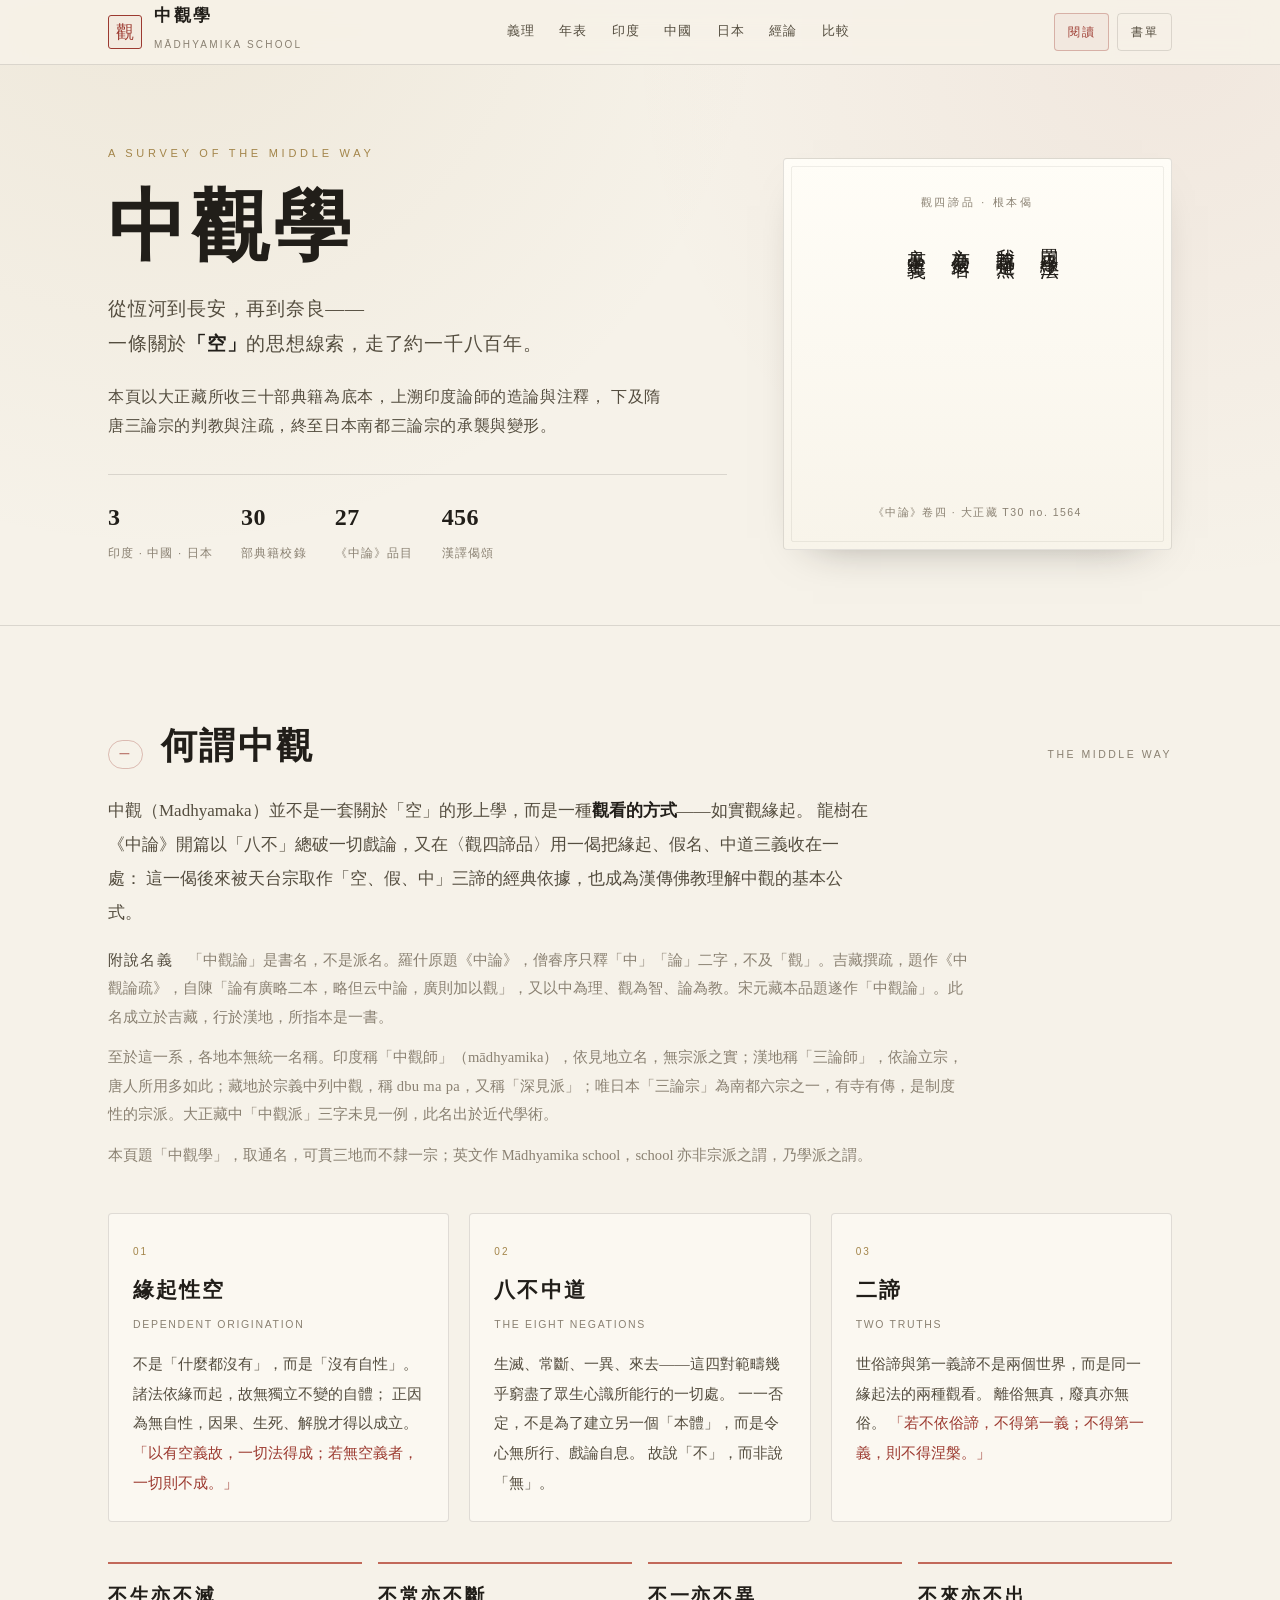
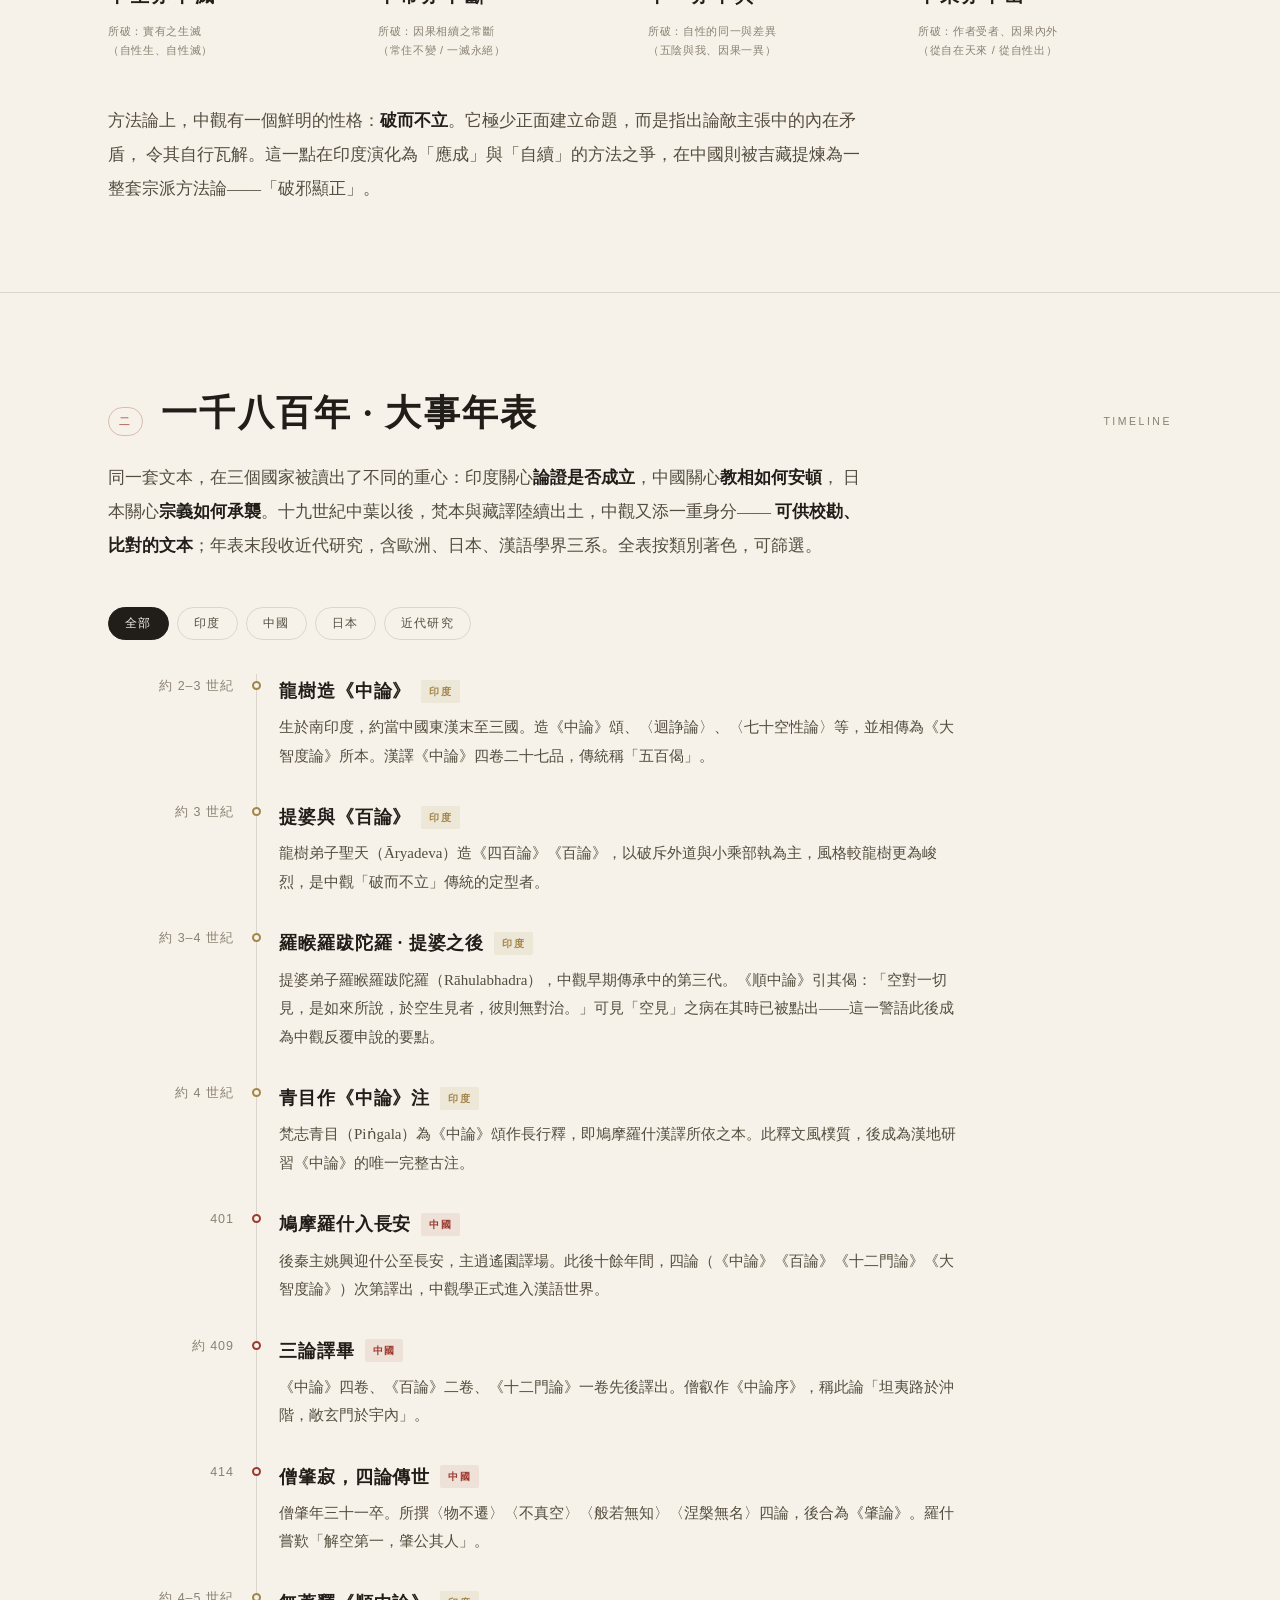
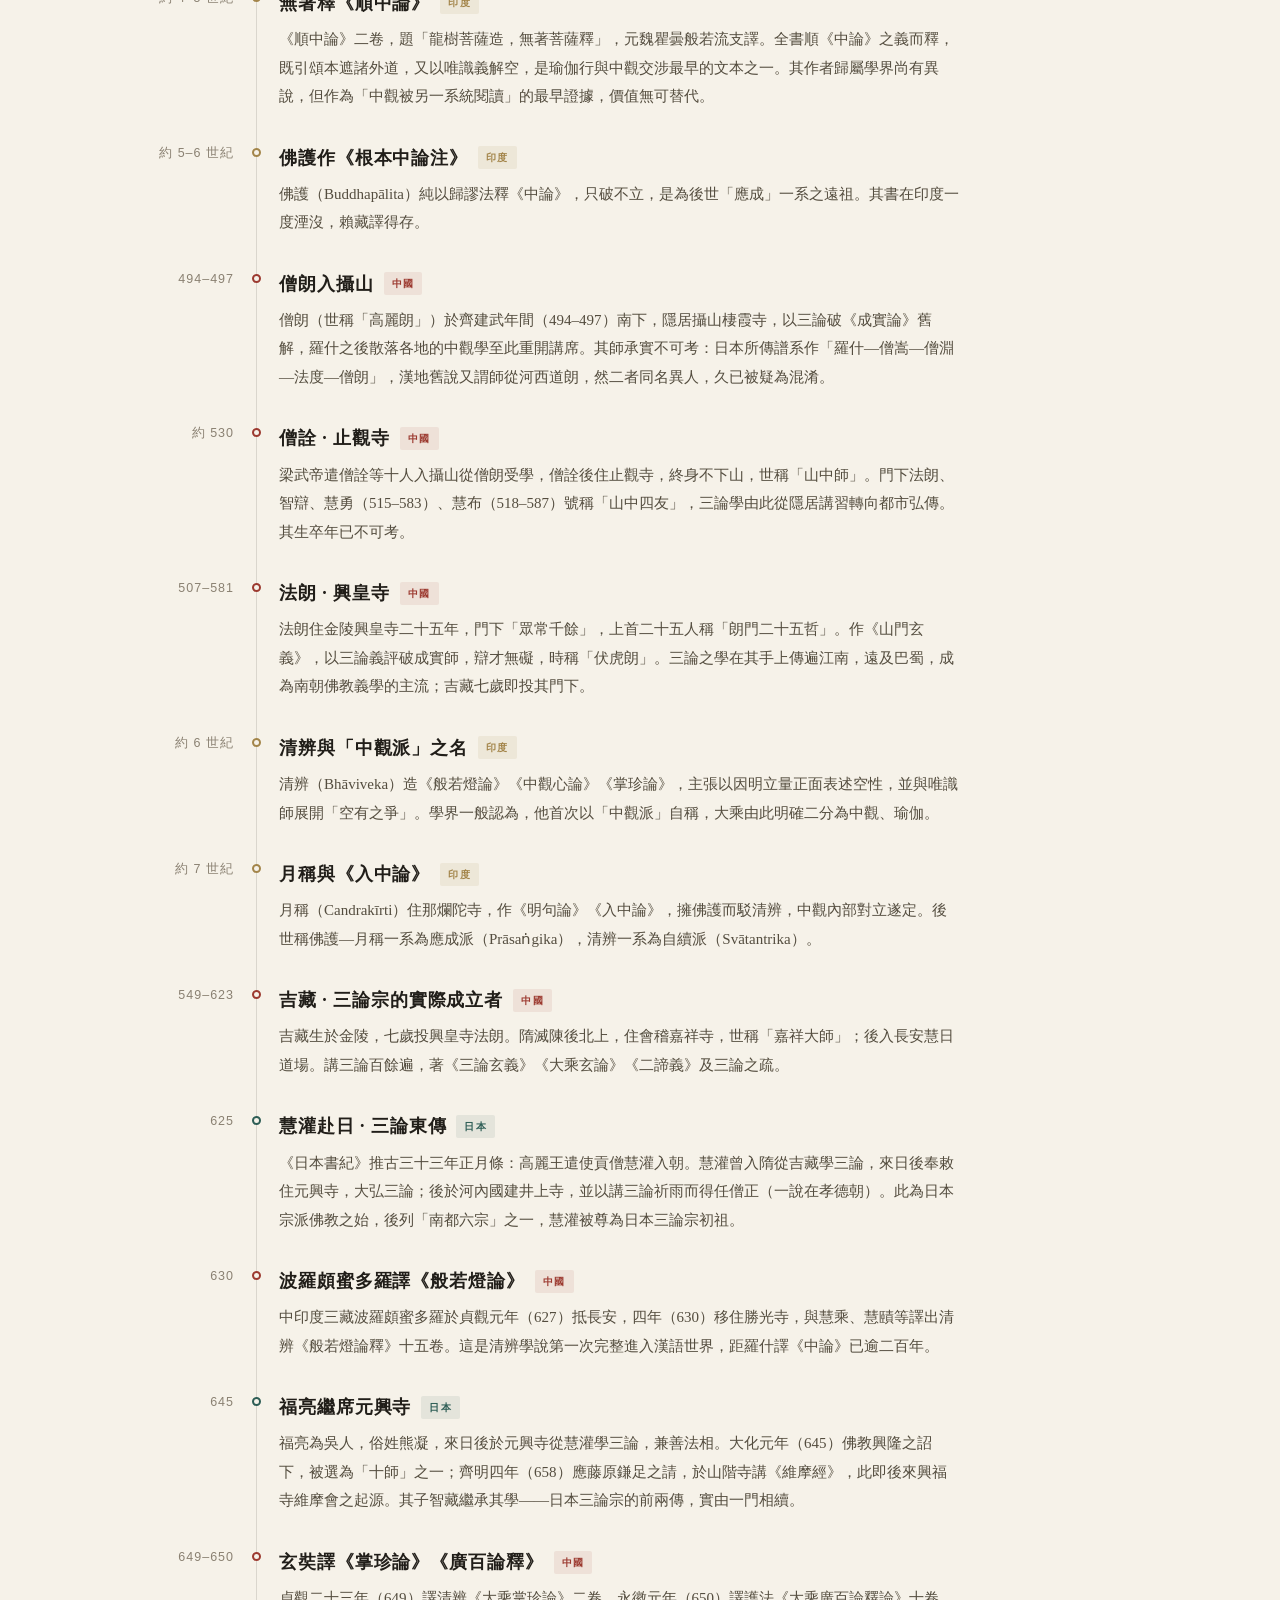
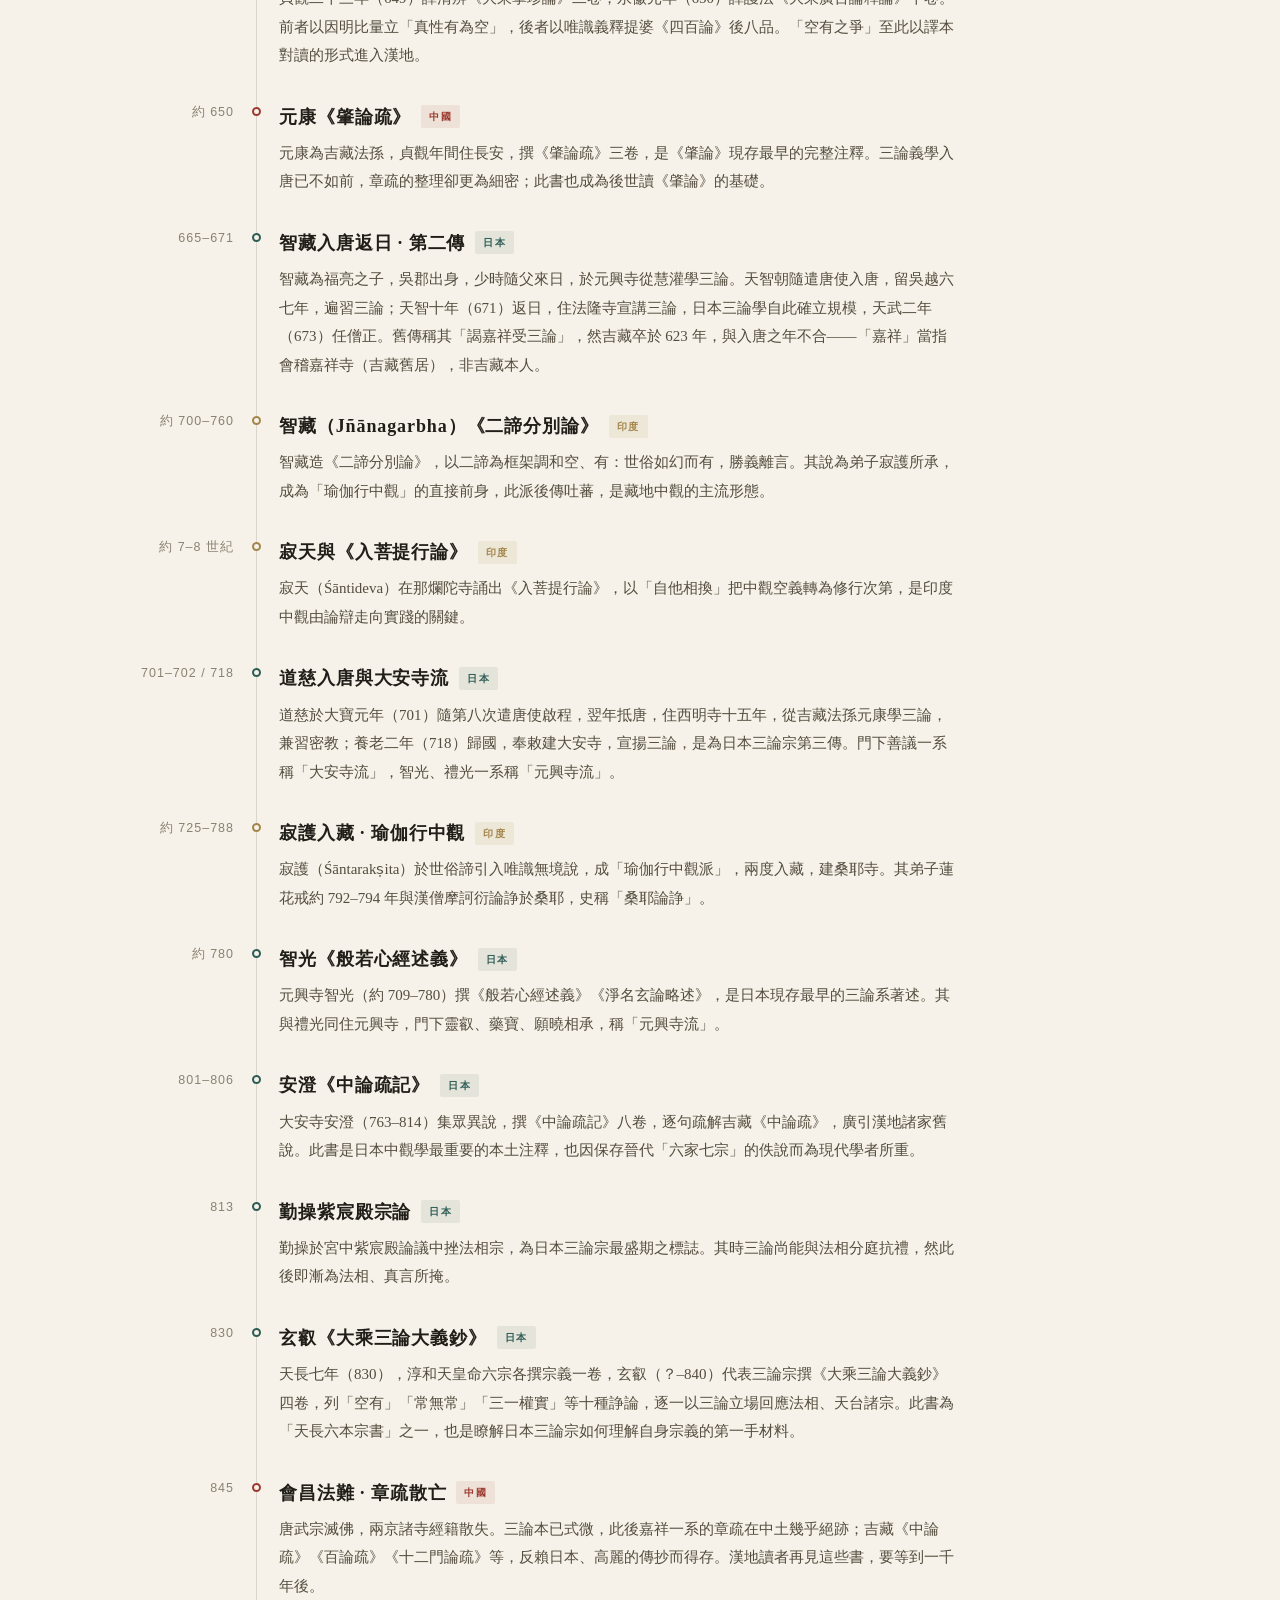
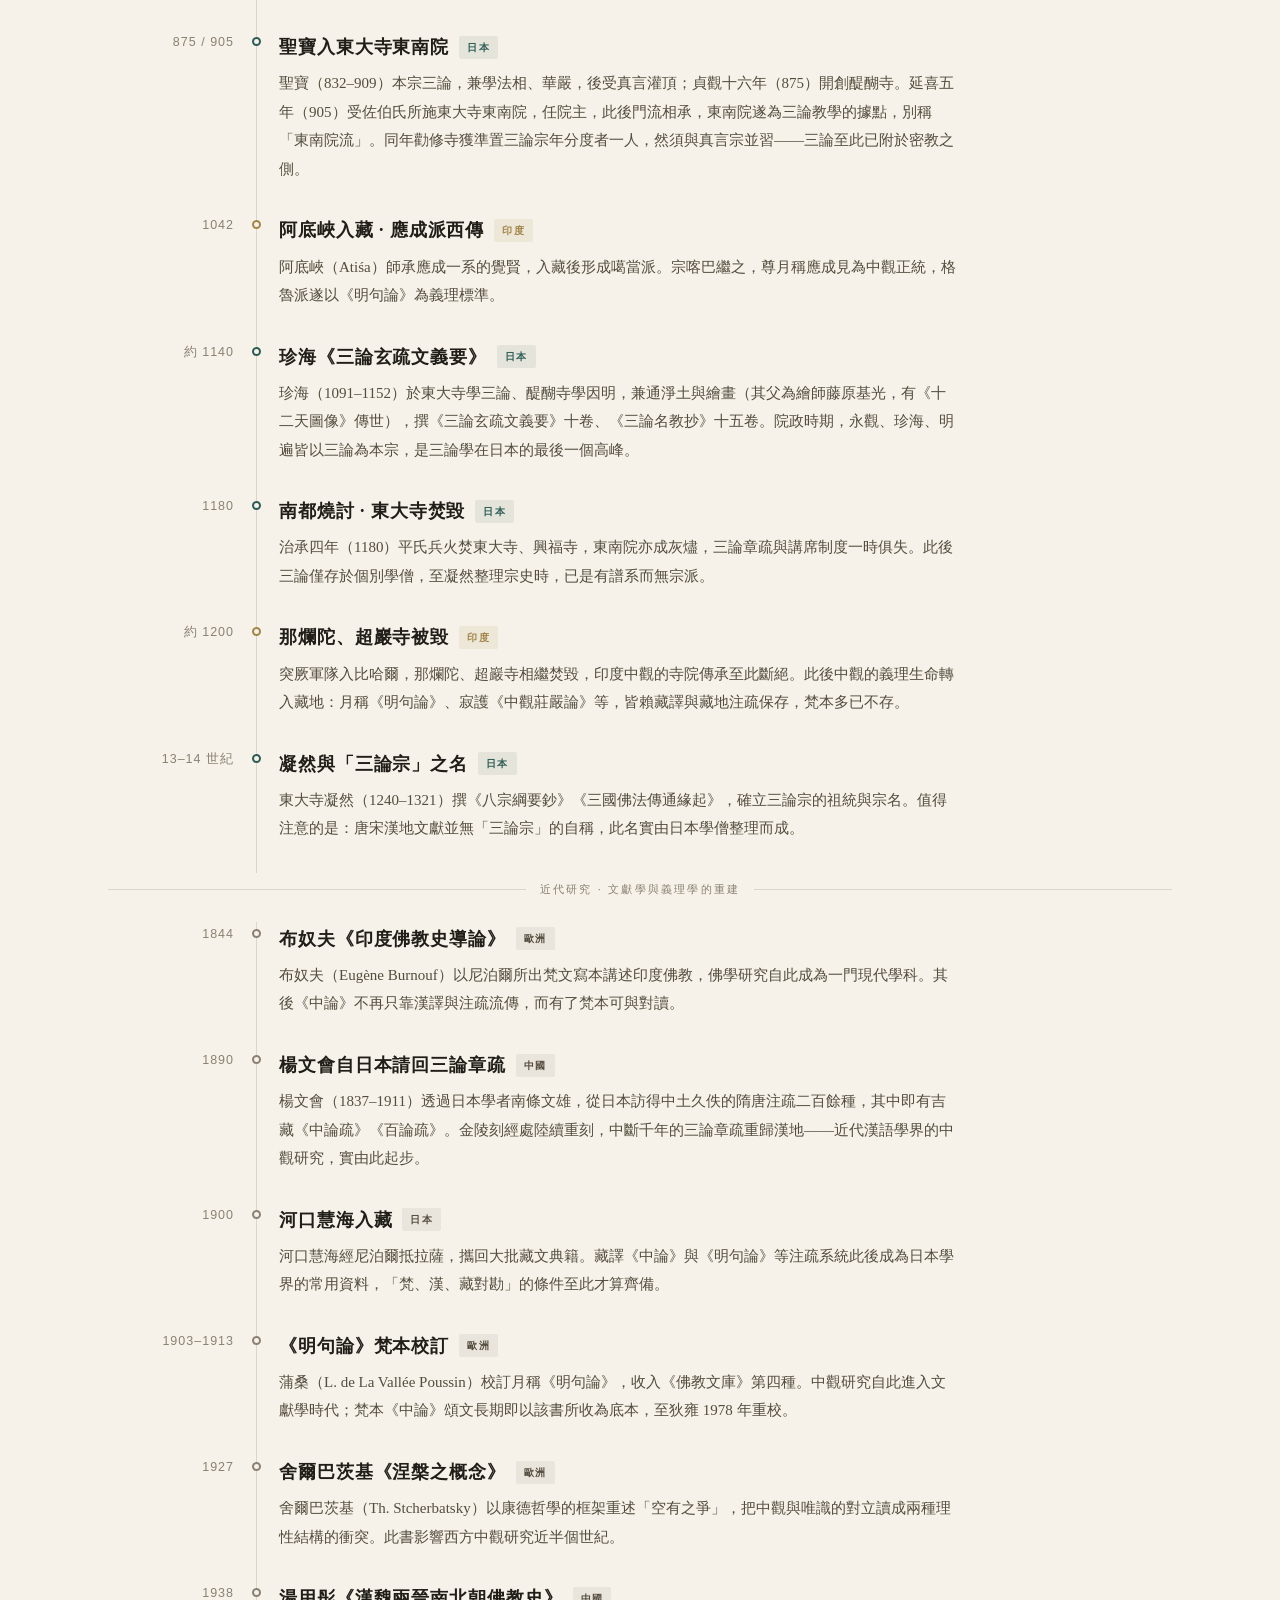
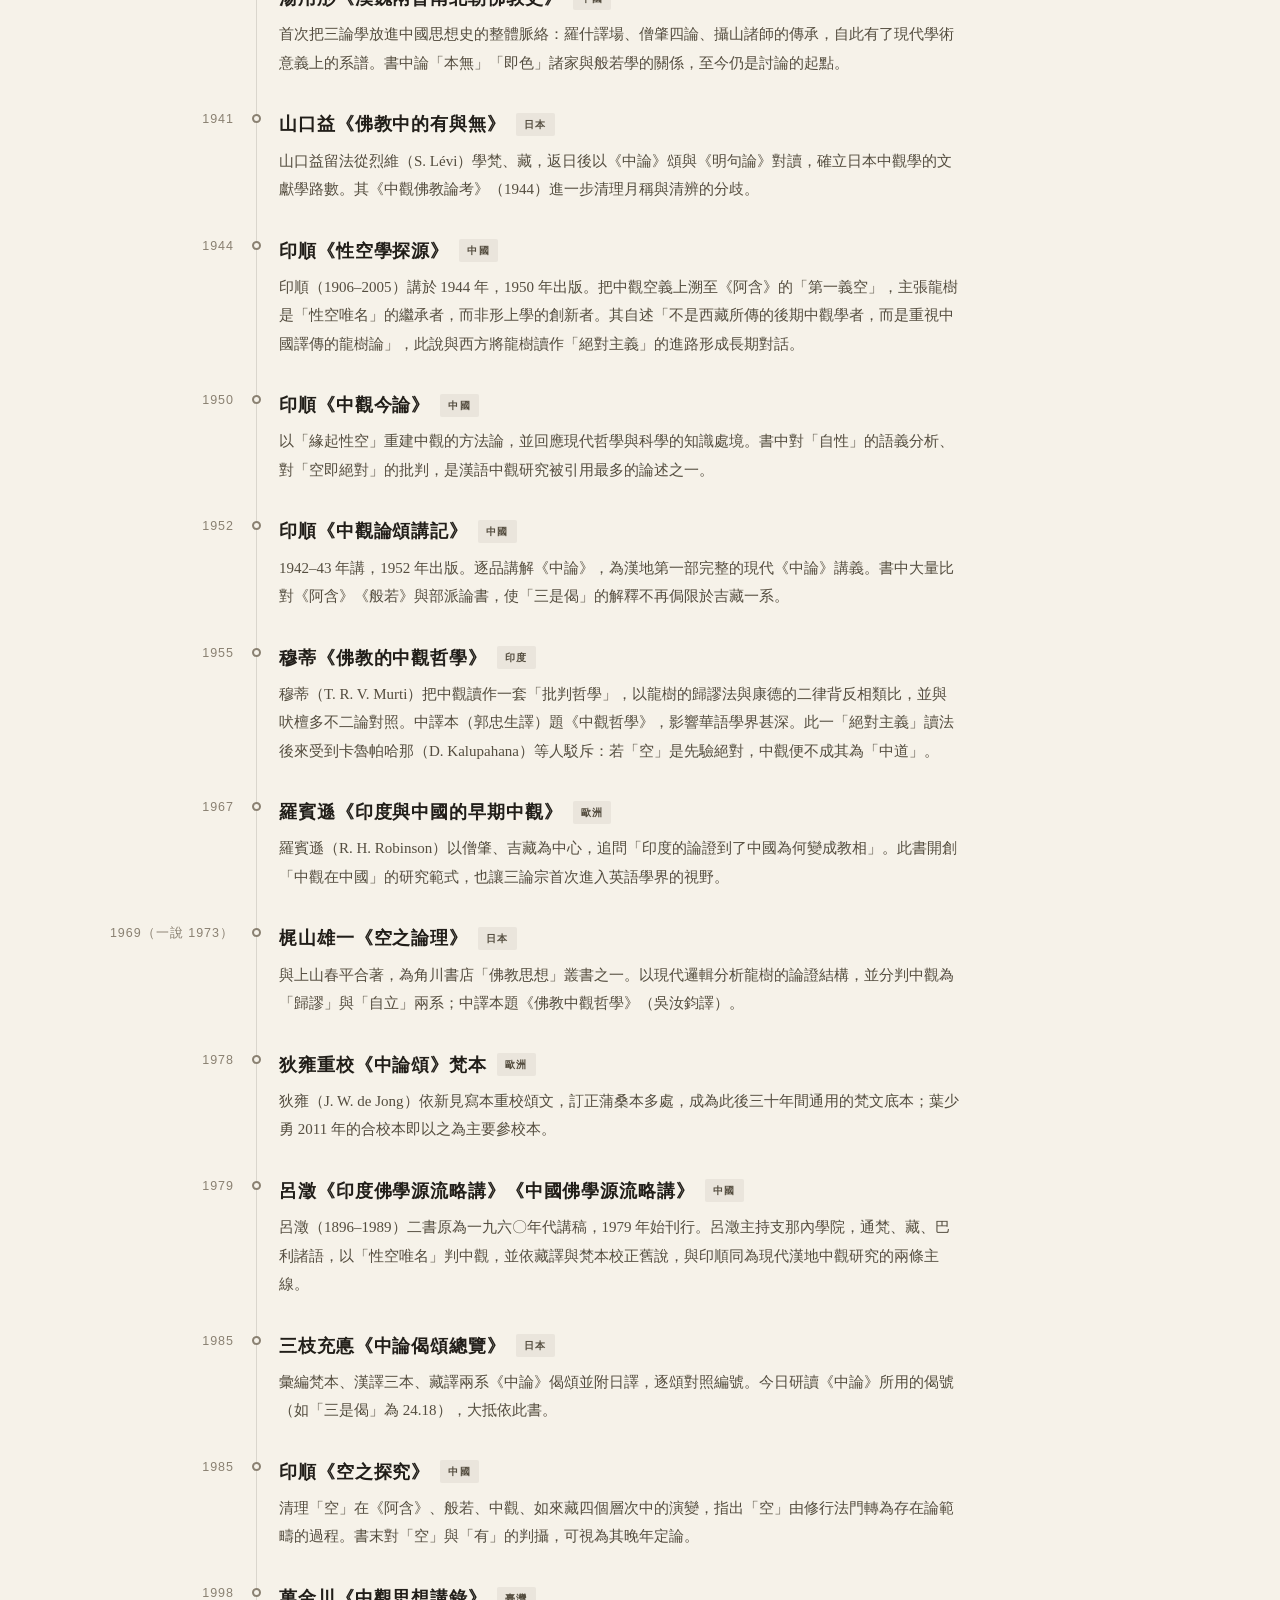
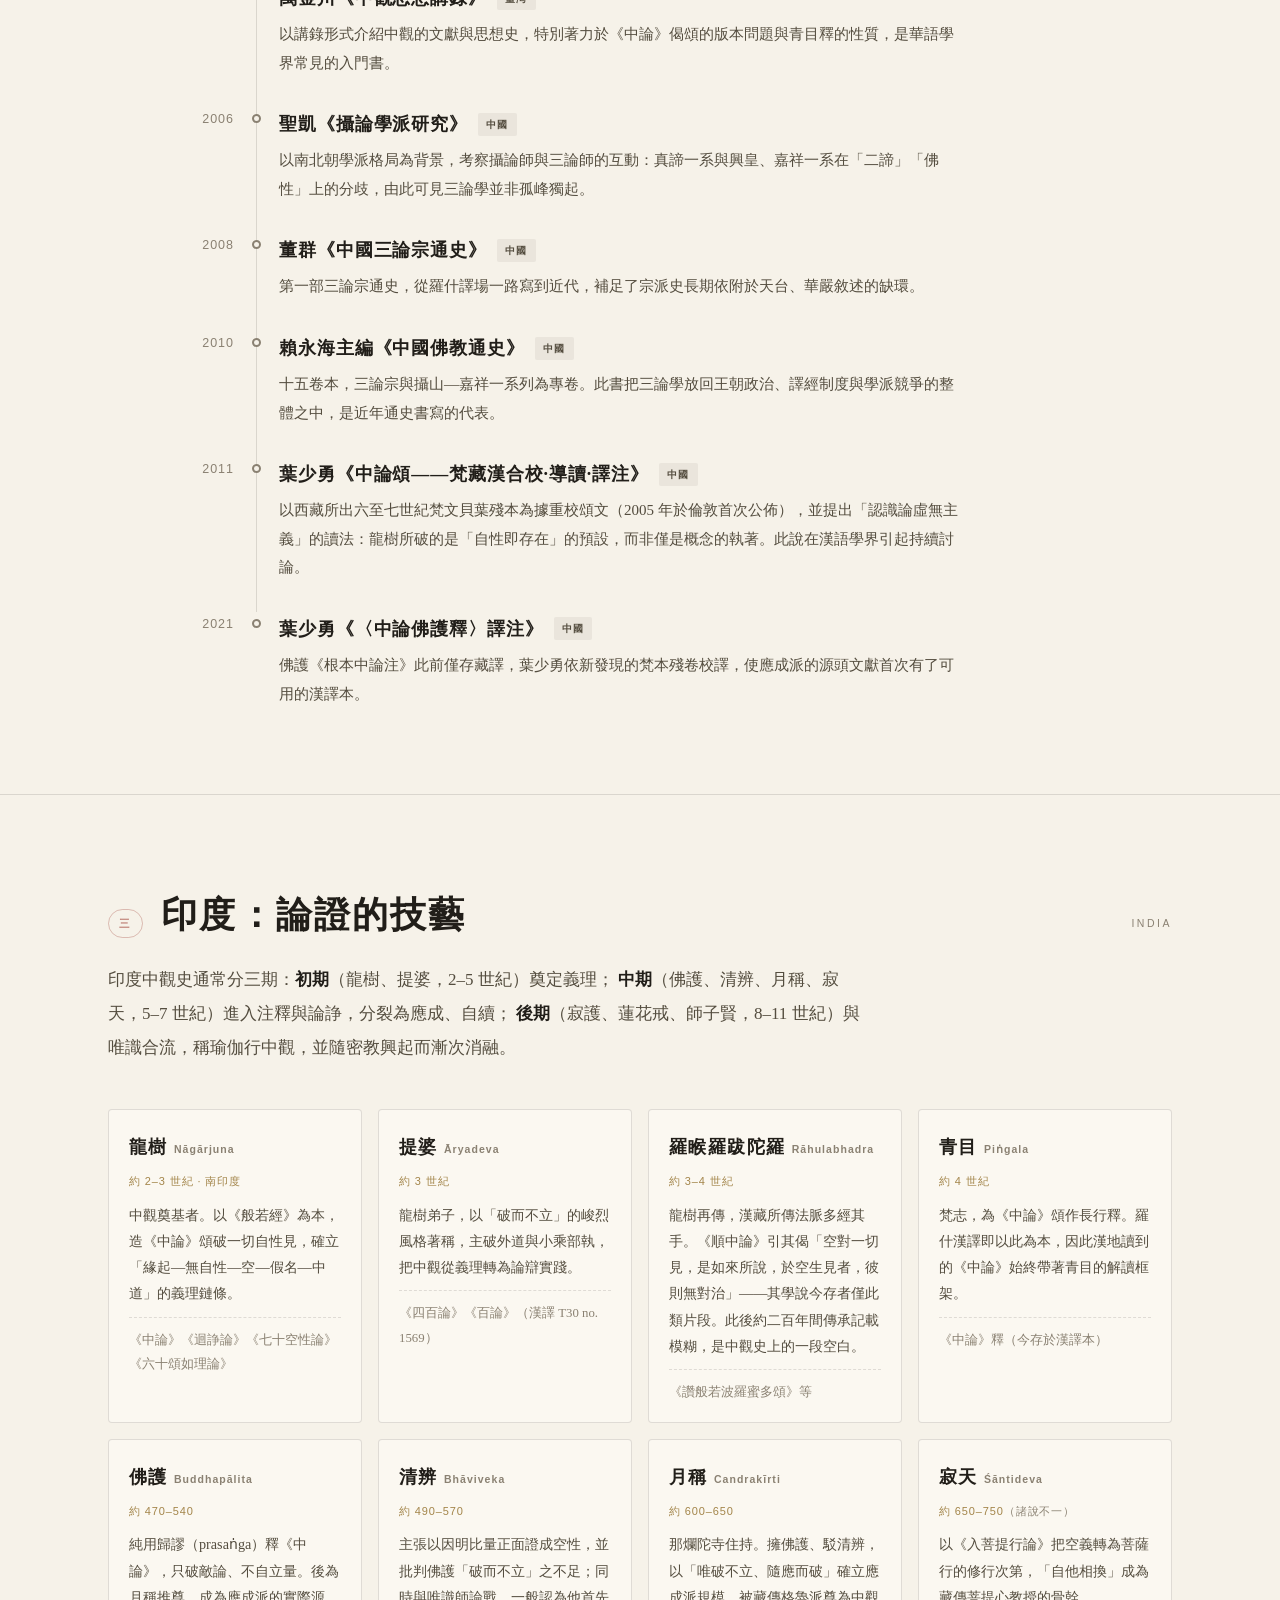
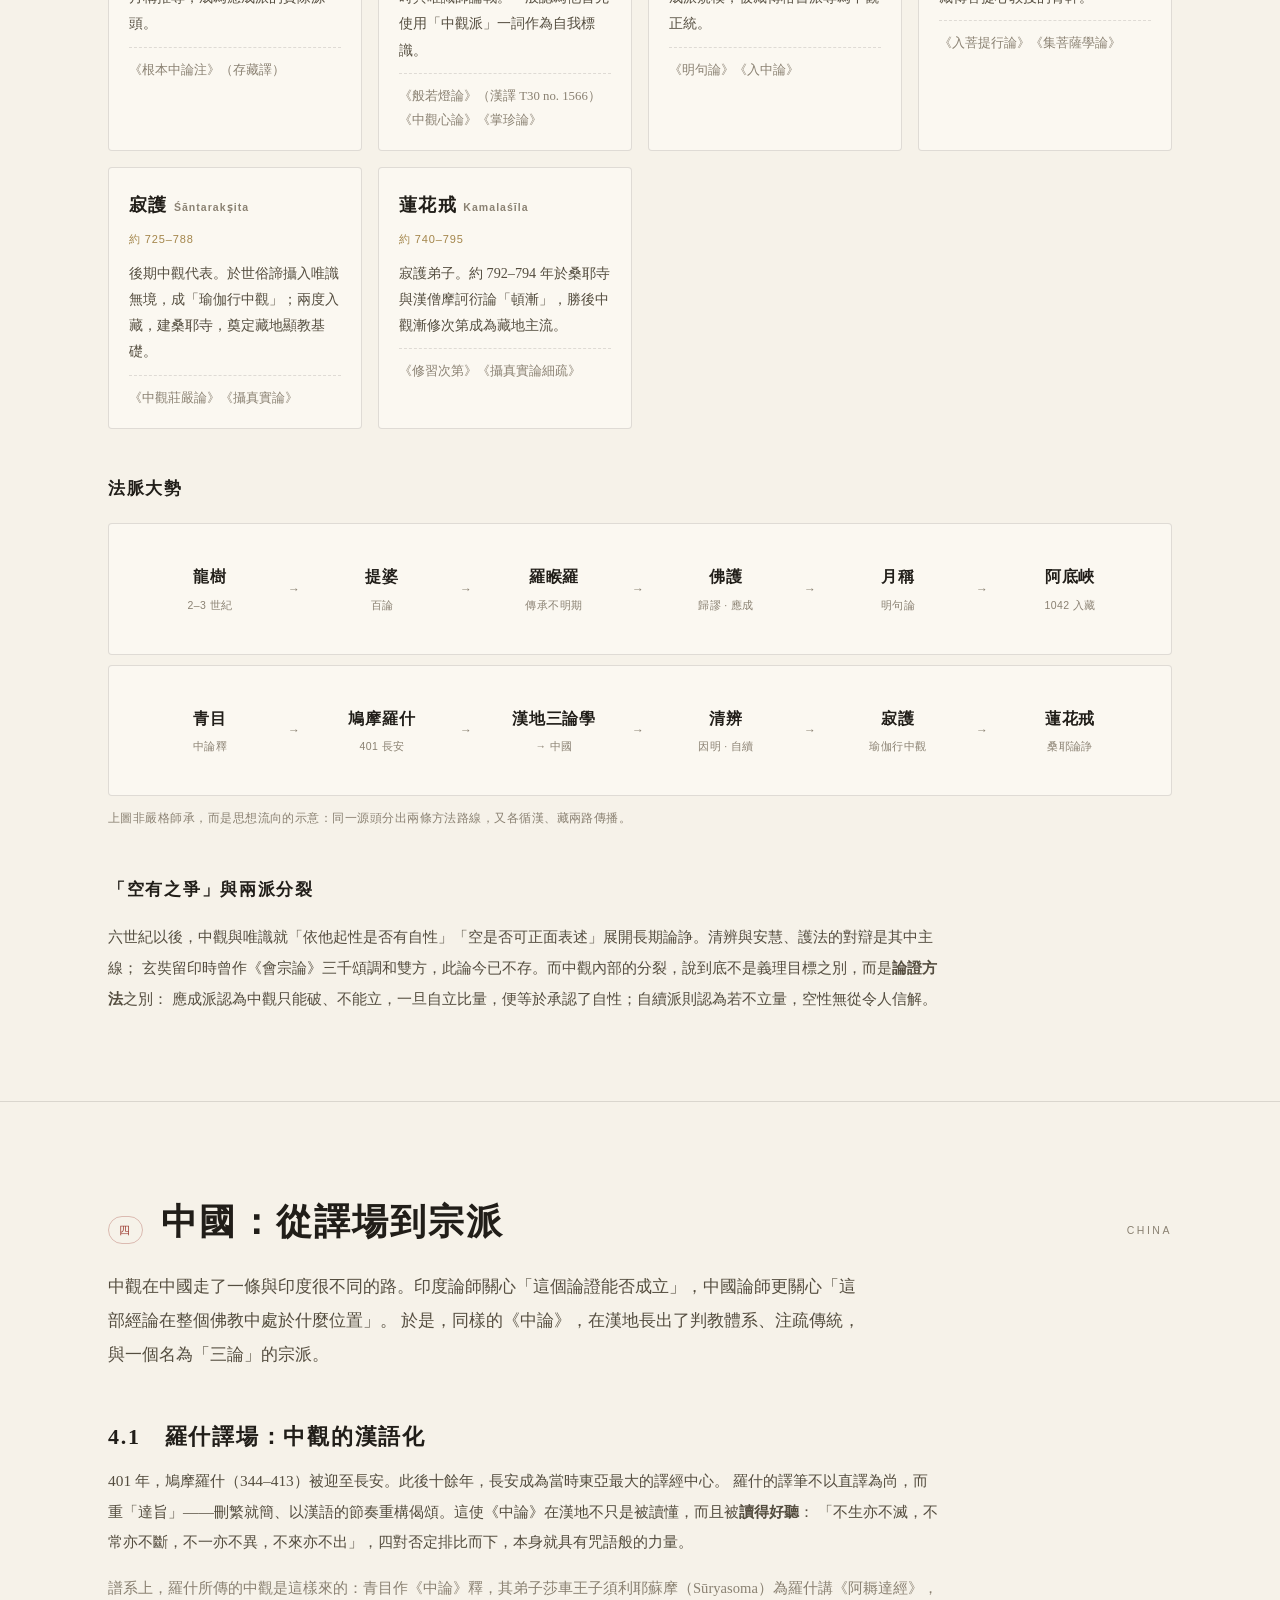
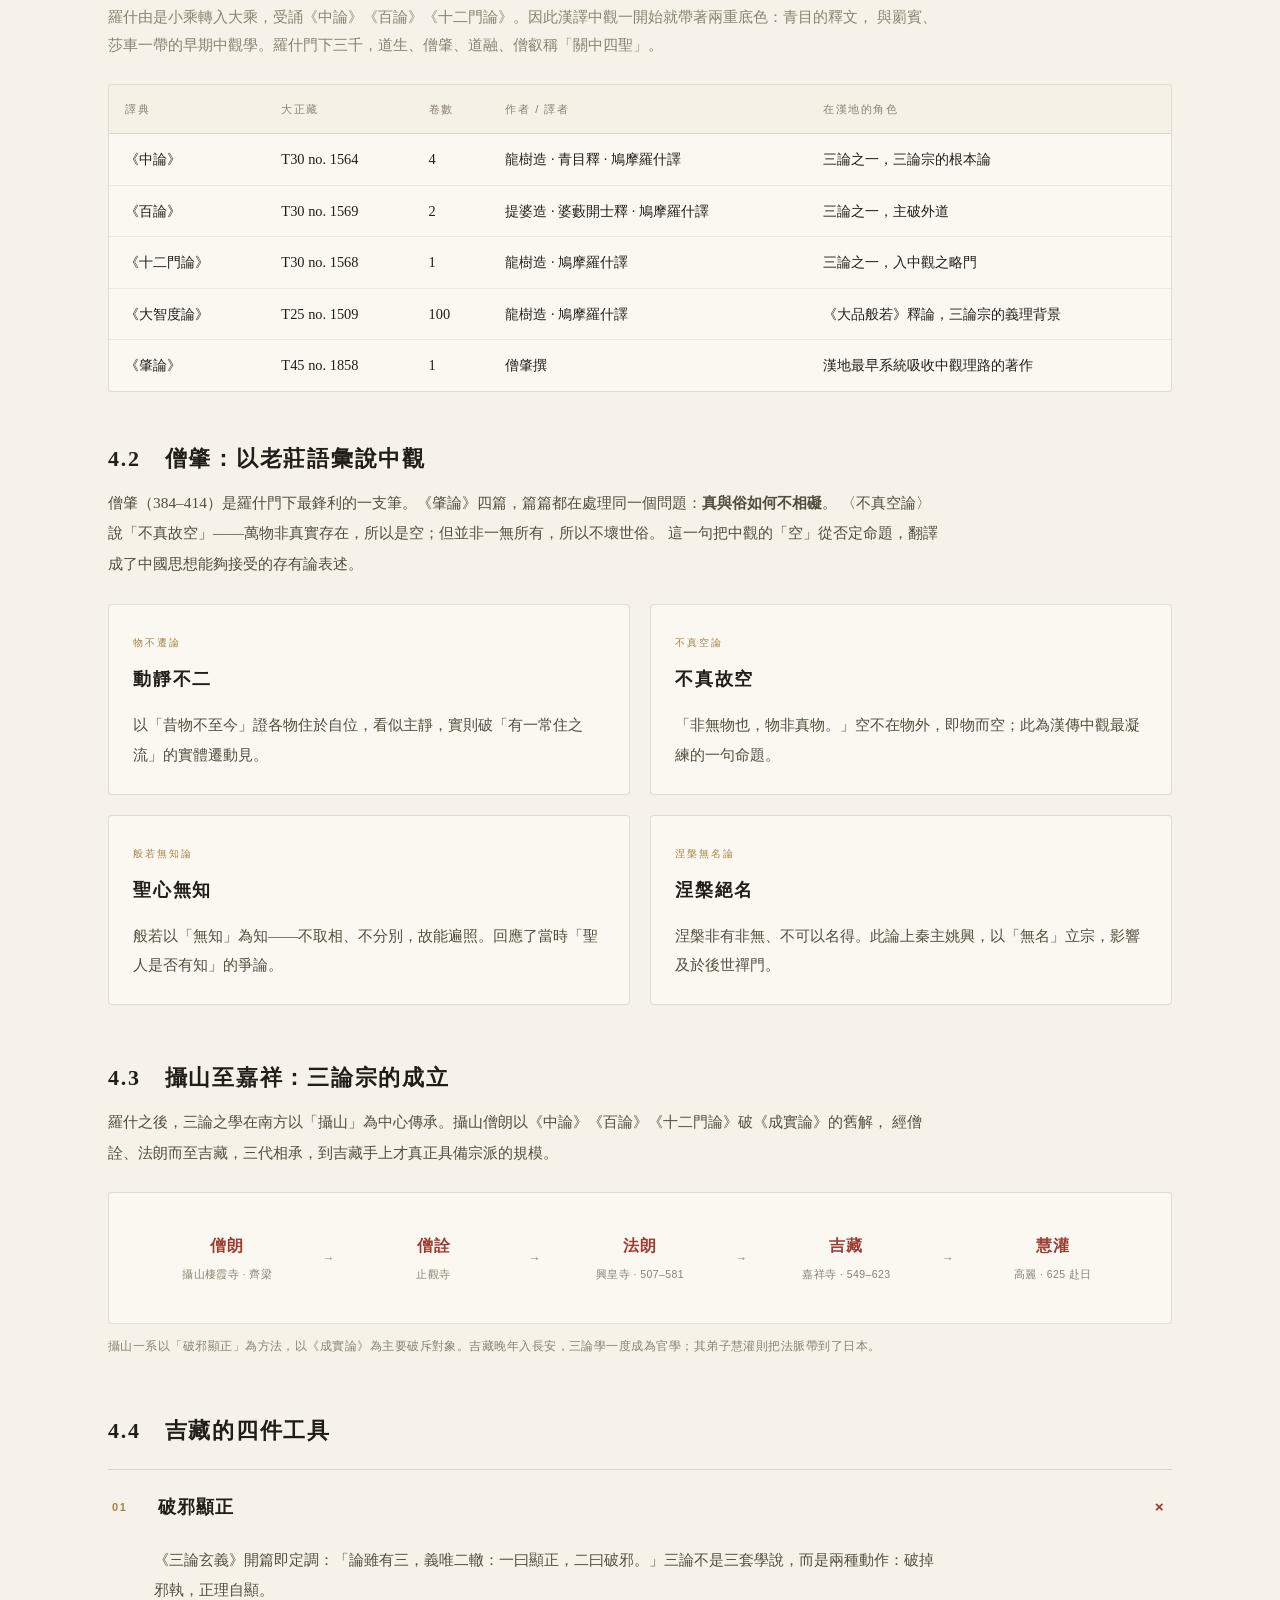
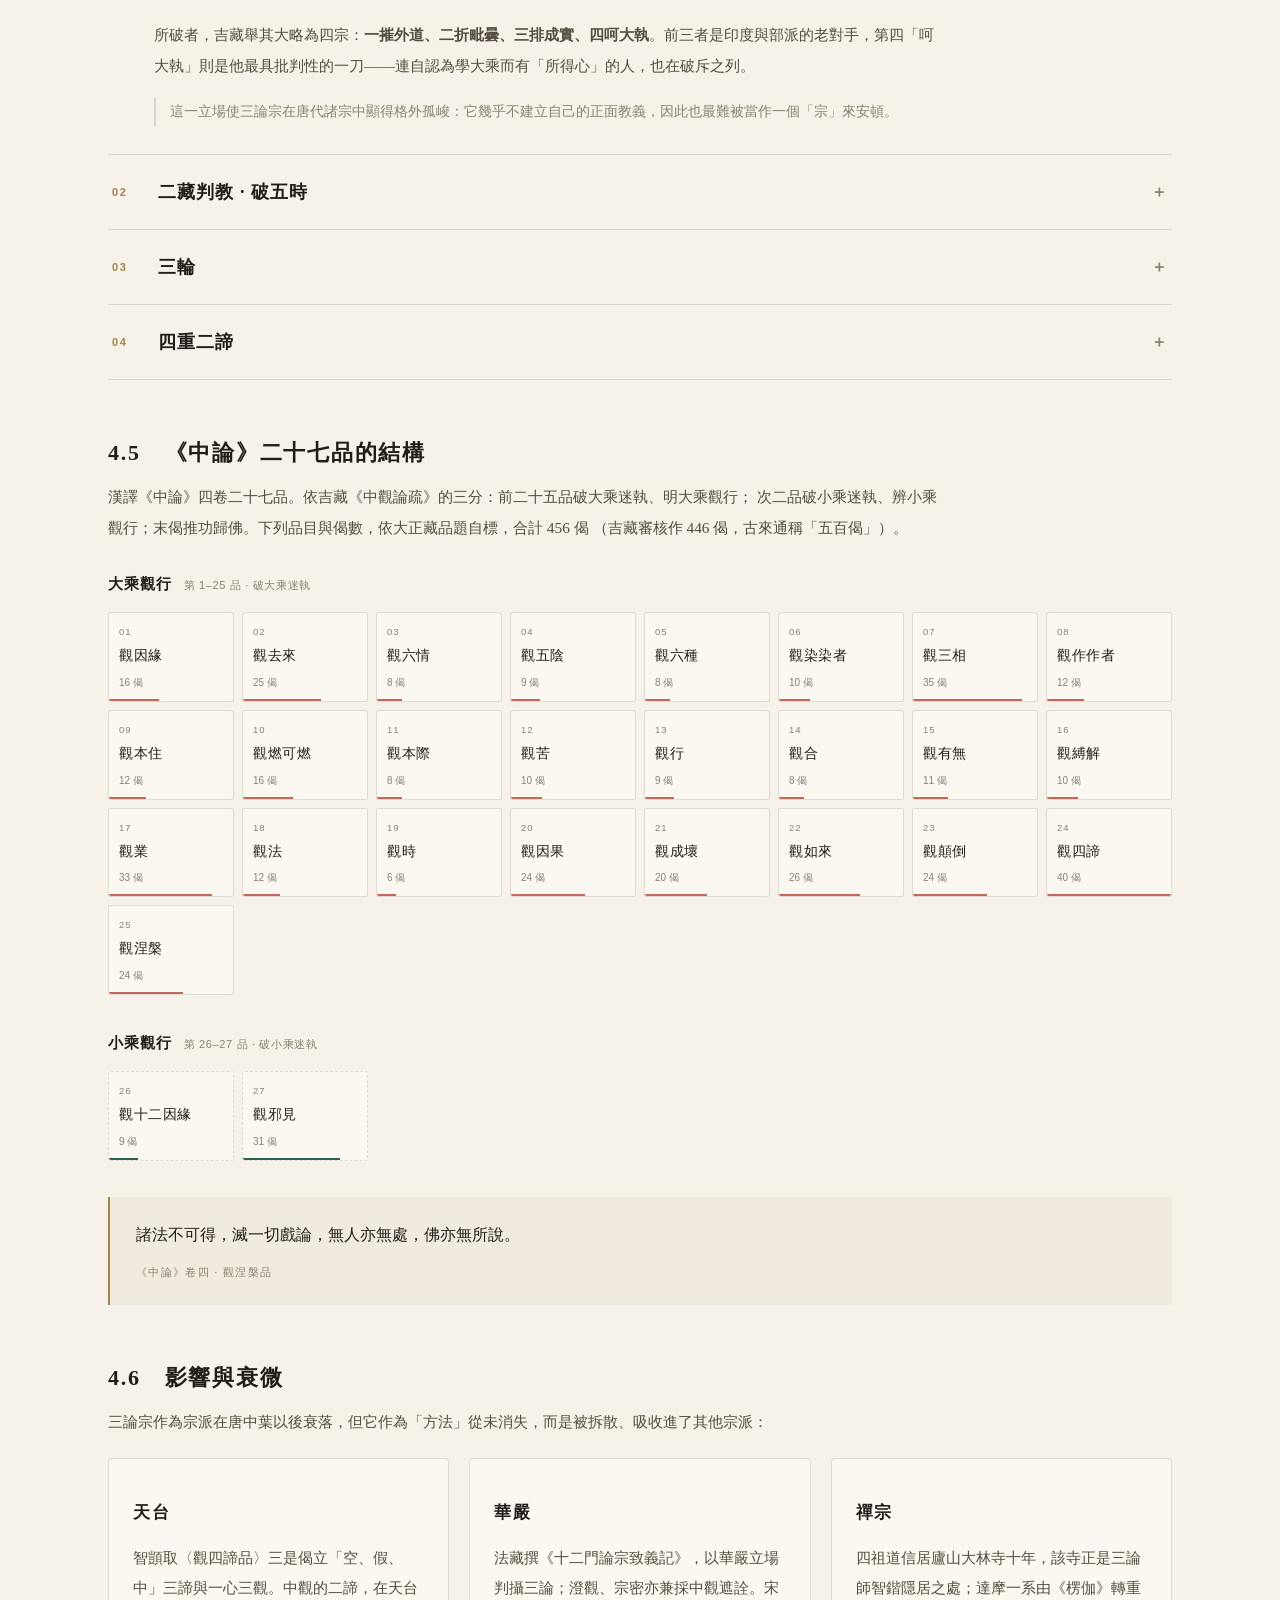
<file: index.html>
<!DOCTYPE html>
<html lang="zh-Hans">
<head>
<meta charset="utf-8">
<meta name="viewport" content="width=device-width, initial-scale=1">
<title>中觀學 · 印度、中國、日本的中觀傳統</title>
<meta name="description" content="以大正藏三十部典籍為底本，梳理中觀學（Mādhyamika school）在印度、中國、日本的發展、經論與人物。">
<style>
:root{
  --paper:#f6f2e9;
  --paper-2:#fbf8f1;
  --paper-3:#efe9dc;
  --ink:#211e19;
  --ink-2:#544d3f;
  --ink-3:#8a8172;
  --line:rgba(33,30,25,.13);
  --line-2:rgba(33,30,25,.07);
  --red:#9c3a30;
  --red-soft:#c2695a;
  --jade:#2d5d55;
  --gold:#a3854a;
  --maxw:1120px;
  --serif:"Songti SC","STSong","Noto Serif SC","Source Han Serif SC","Songti TC",serif;
  --sans:-apple-system,BlinkMacSystemFont,"PingFang SC","Hiragino Sans GB","Microsoft YaHei",sans-serif;
}
*{box-sizing:border-box}
html{scroll-behavior:smooth;-webkit-text-size-adjust:100%}
body{
  margin:0;background:var(--paper);color:var(--ink);
  font-family:var(--serif);font-size:17px;line-height:1.9;
  -webkit-font-smoothing:antialiased;
  background-image:
    radial-gradient(circle at 12% -8%, rgba(163,133,74,.10), transparent 42%),
    radial-gradient(circle at 92% 4%, rgba(156,58,48,.06), transparent 38%);
  background-attachment:fixed;
}
::selection{background:rgba(156,58,48,.14)}
a{color:inherit;text-decoration:none}
img,svg{max-width:100%}
.wrap{max-width:var(--maxw);margin:0 auto;padding:0 28px}

/* ---------- progress ---------- */
#bar{position:fixed;top:0;left:0;height:2px;width:0;background:linear-gradient(90deg,var(--gold),var(--red));z-index:120;transition:width .1s linear}

/* ---------- header ---------- */
header.top{
  position:sticky;top:0;z-index:100;
  background:rgba(246,242,233,.88);
  backdrop-filter:saturate(160%) blur(12px);
  -webkit-backdrop-filter:saturate(160%) blur(12px);
  border-bottom:1px solid var(--line);
}
.top-in{display:flex;align-items:center;justify-content:space-between;height:64px;gap:24px}
.brand{display:flex;align-items:center;gap:12px;flex:none}
.seal{
  width:34px;height:34px;border:1px solid var(--red);color:var(--red);
  display:grid;place-items:center;font-size:18px;border-radius:3px;
  letter-spacing:0;line-height:1;padding-top:1px;
  background:rgba(156,58,48,.04);
}
.brand b{font-size:17px;font-weight:600;letter-spacing:.16em;display:block;line-height:1.3}
.brand em{font-family:var(--sans);font-style:normal;font-size:10px;letter-spacing:.22em;color:var(--ink-3);text-transform:uppercase}
nav.menu{display:flex;gap:2px;flex-wrap:wrap}
nav.menu a{
  font-family:var(--sans);font-size:12.5px;letter-spacing:.1em;color:var(--ink-2);
  padding:8px 11px;border-radius:4px;transition:.2s;white-space:nowrap;
}
nav.menu a:hover{background:rgba(33,30,25,.05);color:var(--ink)}
nav.menu a.on{color:var(--red);background:rgba(156,58,48,.07)}
a.enter{
  font-family:var(--sans);font-size:12px;letter-spacing:.12em;color:var(--red);
  border:1px solid rgba(156,58,48,.32);border-radius:4px;padding:7px 13px;
  background:rgba(156,58,48,.045);flex:none;white-space:nowrap;transition:.2s;
}
a.enter:hover{background:var(--red);color:#fdf9f2;border-color:var(--red)}
a.enter.g{background:transparent;border-color:var(--line);color:var(--ink-2)}
a.enter.g:hover{background:var(--ink);color:var(--paper);border-color:var(--ink)}
.enters{display:flex;align-items:center;gap:8px;flex:none}

/* ---------- hero ---------- */
.hero{padding:78px 0 60px;position:relative;overflow:hidden}
.hero-grid{display:grid;grid-template-columns:1.35fr .85fr;gap:56px;align-items:center}
.kicker{font-family:var(--sans);font-size:11px;letter-spacing:.34em;color:var(--gold);text-transform:uppercase;margin:0 0 22px}
h1.big{
  font-size:clamp(46px,7vw,78px);line-height:1.06;margin:0 0 6px;
  letter-spacing:.06em;font-weight:600;
}
h1.big .char{display:inline-block}
.sub{font-size:clamp(15px,2vw,19px);color:var(--ink-2);margin:22px 0 0;letter-spacing:.04em;line-height:1.85}
.sub b{color:var(--ink);font-weight:600}
.hero-meta{display:flex;gap:28px;margin-top:34px;flex-wrap:wrap;border-top:1px solid var(--line);padding-top:20px}
.hero-meta div{font-family:var(--sans);font-size:11.5px;color:var(--ink-3);letter-spacing:.1em}
.hero-meta strong{display:block;font-family:var(--serif);font-size:24px;color:var(--ink);letter-spacing:.02em;font-weight:600;margin-bottom:2px}
.verse-card{
  border:1px solid var(--line);background:linear-gradient(180deg,#fffdf7,#f8f4ea);
  padding:34px 30px 26px;border-radius:4px;position:relative;
  box-shadow:0 18px 44px -30px rgba(33,30,25,.5);
}
.verse-card::before{
  content:"";position:absolute;inset:7px;border:1px solid var(--line-2);border-radius:2px;pointer-events:none;
}
.v-title{font-family:var(--sans);font-size:10.5px;letter-spacing:.26em;color:var(--ink-3);margin-bottom:20px;text-align:center}
.verse-wrap{display:flex;justify-content:center;height:252px}
.verse-v{
  writing-mode:vertical-rl;text-orientation:upright;
  font-size:19px;letter-spacing:.16em;line-height:1.65;color:var(--ink);
  height:100%;
}
.verse-v span{display:block;padding-left:13px}
.v-src{font-family:var(--sans);font-size:10.5px;letter-spacing:.14em;color:var(--ink-3);text-align:center;margin-top:18px}

/* ---------- section shell ---------- */
section.sec{padding:86px 0;border-top:1px solid var(--line)}
.sec-head{display:flex;align-items:baseline;gap:18px;margin-bottom:14px}
.sec-no{
  font-family:var(--sans);font-size:11px;letter-spacing:.2em;color:var(--red);
  border:1px solid rgba(156,58,48,.3);border-radius:20px;padding:3px 10px;flex:none;
}
.sec-head h2{font-size:clamp(26px,3.4vw,36px);font-weight:600;margin:0;letter-spacing:.06em}
.sec-head .en{font-family:var(--sans);font-size:10.5px;letter-spacing:.24em;color:var(--ink-3);text-transform:uppercase;margin-left:auto;flex:none}
.lede{font-size:17px;color:var(--ink-2);max-width:760px;margin:0 0 44px;line-height:2}
.lede strong{color:var(--ink);font-weight:600}

/* ---------- concept cards ---------- */
.cards-3{display:grid;grid-template-columns:repeat(3,1fr);gap:20px}
.cards-2{display:grid;grid-template-columns:repeat(2,1fr);gap:20px}
.cc{
  background:var(--paper-2);border:1px solid var(--line);border-radius:4px;padding:28px 24px 24px;
  position:relative;transition:.25s;
}
.cc:hover{transform:translateY(-3px);box-shadow:0 16px 34px -26px rgba(33,30,25,.65);border-color:rgba(156,58,48,.28)}
.cc .idx{font-family:var(--sans);font-size:10px;letter-spacing:.2em;color:var(--gold)}
.cc h3{font-size:21px;margin:10px 0 4px;letter-spacing:.1em;font-weight:600}
.cc .sk{font-family:var(--sans);font-size:10.5px;letter-spacing:.16em;color:var(--ink-3);text-transform:uppercase}
.cc p{font-size:15.2px;color:var(--ink-2);margin:14px 0 0;line-height:1.95}
.cc q{quotes:"「" "」";color:var(--red);font-style:normal}

/* ---------- eight negations ---------- */
.eight{display:grid;grid-template-columns:repeat(4,1fr);gap:16px;margin-top:22px}
.en-item{border-top:2px solid var(--red-soft);padding-top:14px}
.en-item .pair{font-size:19px;letter-spacing:.14em;font-weight:600}
.en-item .br{font-family:var(--sans);font-size:11px;color:var(--ink-3);margin-top:8px;letter-spacing:.06em;line-height:1.7}

/* ---------- quote ---------- */
blockquote.q{
  margin:0;padding:22px 26px;background:rgba(163,133,74,.07);
  border-left:2px solid var(--gold);font-size:16px;line-height:2;color:var(--ink);
}
blockquote.q cite{display:block;font-family:var(--sans);font-style:normal;font-size:11px;letter-spacing:.12em;color:var(--ink-3);margin-top:10px}

/* ---------- timeline ---------- */
.filters{display:flex;gap:8px;margin-bottom:34px;flex-wrap:wrap}
.filters button{
  font-family:var(--sans);font-size:12px;letter-spacing:.12em;color:var(--ink-2);
  background:transparent;border:1px solid var(--line);border-radius:20px;
  padding:7px 16px;cursor:pointer;transition:.2s;
}
.filters button:hover{border-color:rgba(33,30,25,.3)}
.filters button.on{background:var(--ink);color:var(--paper);border-color:var(--ink)}
.tl{position:relative}
.ev{display:grid;grid-template-columns:126px 1fr;gap:22px;position:relative;padding:0}
.ev-y{font-family:var(--sans);font-size:12.5px;letter-spacing:.08em;color:var(--ink-3);text-align:right;padding-top:1px;white-space:nowrap}
.ev-b{position:relative;padding-left:22px;padding-bottom:30px;border-left:1px solid var(--line)}
.ev:last-child .ev-b{border-left-color:transparent;padding-bottom:0}
.ev-b::before{
  content:"";position:absolute;left:-5px;top:7px;width:9px;height:9px;border-radius:50%;
  background:var(--paper);border:2px solid var(--ink-3);box-sizing:border-box;
}
.ev[data-c="in"] .ev-b::before{border-color:var(--gold)}
.ev[data-c="cn"] .ev-b::before{border-color:var(--red)}
.ev[data-c="jp"] .ev-b::before{border-color:var(--jade)}
.ev[data-c="md"] .ev-b::before{border-color:var(--ink-3)}
.tl-sep{display:flex;align-items:center;gap:14px;margin:6px 0 22px}
.tl-sep::before,.tl-sep::after{content:"";height:1px;background:var(--line);flex:1}
.tl-sep span{font-family:var(--sans);font-size:11px;letter-spacing:.2em;color:var(--ink-3);white-space:nowrap}
.ev h4{margin:0 0 5px;font-size:18px;font-weight:600;letter-spacing:.05em;display:flex;align-items:center;gap:10px;flex-wrap:wrap}.ev p{margin:0;font-size:15px;color:var(--ink-2);line-height:1.9;max-width:680px}
.tag{font-family:var(--sans);font-size:10px;letter-spacing:.14em;padding:2px 8px;border-radius:2px;white-space:nowrap}
.tag-in{color:var(--gold);background:rgba(163,133,74,.11)}
.tag-cn{color:var(--red);background:rgba(156,58,48,.09)}
.tag-jp{color:var(--jade);background:rgba(45,93,85,.09)}
.tag-md{color:var(--ink-2);background:rgba(33,30,25,.06)}

/* ---------- person grid ---------- */
.pgrid{display:grid;grid-template-columns:repeat(auto-fill,minmax(238px,1fr));gap:16px}
.person{
  background:var(--paper-2);border:1px solid var(--line);border-radius:4px;padding:20px 20px 18px;
  transition:.25s;position:relative;overflow:hidden;
}
.person:hover{border-color:rgba(163,133,74,.5);transform:translateY(-2px)}
.person .nm{font-size:18px;font-weight:600;letter-spacing:.08em}
.person .rom{font-family:var(--sans);font-size:10.5px;color:var(--ink-3);letter-spacing:.1em;margin-left:6px}
.person .dt{font-family:var(--sans);font-size:11px;color:var(--gold);letter-spacing:.08em;margin:6px 0 10px}
.person p{margin:0;font-size:14.2px;color:var(--ink-2);line-height:1.85}
.person .work{font-size:12.8px;color:var(--ink-3);margin-top:10px;padding-top:10px;border-top:1px dashed var(--line)}

/* ---------- flow / lineage ---------- */
.flow{
  display:flex;align-items:stretch;gap:18px;flex-wrap:wrap;
  padding:26px 24px;background:var(--paper-2);border:1px solid var(--line);border-radius:4px;
}
.node{
  flex:1 1 0;min-width:104px;padding:12px 4px;text-align:center;position:relative;
}
.node b{display:block;font-size:15.5px;font-weight:600;letter-spacing:.06em}
.node small{display:block;font-family:var(--sans);font-size:10.5px;color:var(--ink-3);margin-top:4px;letter-spacing:.04em}
.node::after{
  content:"→";position:absolute;right:-13px;top:50%;transform:translateY(-50%);
  color:var(--ink-3);font-size:12px;line-height:1;
}
.node:last-child::after{display:none}
.flow.jv .node b{color:var(--jade)}
.flow.cv .node b{color:var(--red)}
.flow-note{font-family:var(--sans);font-size:11.5px;color:var(--ink-3);margin-top:12px;letter-spacing:.04em}

/* ---------- accordion ---------- */
.acc{border-top:1px solid var(--line)}
.acc details{border-bottom:1px solid var(--line)}
.acc summary{
  list-style:none;cursor:pointer;padding:20px 4px;display:flex;align-items:center;gap:16px;
  font-size:18px;font-weight:600;letter-spacing:.06em;transition:.2s;
}
.acc summary::-webkit-details-marker{display:none}
.acc summary:hover{color:var(--red)}
.acc summary .no{font-family:var(--sans);font-size:11px;color:var(--gold);letter-spacing:.14em;flex:none;width:30px}
.acc summary .plus{margin-left:auto;color:var(--ink-3);font-size:16px;transition:.3s;flex:none}
.acc details[open] summary .plus{transform:rotate(45deg);color:var(--red)}
.acc .body{padding:0 4px 28px 46px;font-size:15.4px;color:var(--ink-2);line-height:2;max-width:830px}
.acc .body p{margin:0 0 14px}
.acc .body p:last-child{margin-bottom:0}
.acc .body .mini{font-size:14px;color:var(--ink-3);border-left:2px solid var(--line);padding-left:14px;margin:16px 0}

/* ---------- 27 pin grid ---------- */
.pin-group{margin-bottom:34px}
.pin-h{display:flex;align-items:baseline;gap:12px;margin-bottom:14px;font-size:15px;font-weight:600;letter-spacing:.06em}
.pin-h span{font-family:var(--sans);font-size:11px;color:var(--ink-3);font-weight:400;letter-spacing:.06em}
.pins{display:grid;grid-template-columns:repeat(auto-fill,minmax(112px,1fr));gap:8px}
.pin{
  border:1px solid var(--line);background:var(--paper-2);border-radius:3px;
  padding:10px 10px 9px;position:relative;overflow:hidden;transition:.2s;
}
.pin:hover{border-color:rgba(156,58,48,.45);background:#fffdf8}
.pin .n{font-family:var(--sans);font-size:9.5px;color:var(--ink-3);letter-spacing:.1em}
.pin .t{font-size:14px;letter-spacing:.04em;margin-top:2px;white-space:nowrap}
.pin .v{font-family:var(--sans);font-size:10px;color:var(--ink-3);margin-top:3px}
.pin i{position:absolute;left:0;bottom:0;height:2px;background:var(--red-soft);width:calc(var(--h) * 1%)}
.pin.small i{background:var(--jade)}
.pin.small{border-style:dashed}

/* ---------- table ---------- */
.tablewrap{border:1px solid var(--line);border-radius:4px;overflow:auto;background:var(--paper-2)}
.prov{margin-top:26px;border-top:1px solid var(--line);padding-top:14px}
.prov summary{cursor:pointer;font-size:14px;letter-spacing:.08em;color:var(--ink-2);list-style:none}
.prov summary::-webkit-details-marker{display:none}
.prov summary::before{content:"＋ ";color:var(--ink-3)}
.prov[open] summary::before{content:"－ "}
.prov-body{margin-top:14px;overflow-x:auto}
.prov table{width:100%;border-collapse:collapse;font-size:13px;min-width:620px}
.prov th,.prov td{border-bottom:1px solid var(--line);padding:7px 9px;text-align:left;vertical-align:top}
.prov thead th{font-weight:400;color:var(--ink-3);font-size:12px;letter-spacing:.08em}
.prov .prov-note{font-size:12.6px;color:var(--ink-3);line-height:1.7;margin:0 0 10px}
.prov tr.grp td{font-size:12px;letter-spacing:.12em;color:var(--ink-3);border-bottom:1px solid var(--line);padding-top:14px}
.prov a{color:inherit;border-bottom:1px solid var(--line)}
.prov a{color:inherit;border-bottom:1px solid var(--line)}
.prov a{color:inherit;border-bottom:1px solid var(--line)}
.prov a{color:inherit;border-bottom:1px solid var(--line)}
table{width:100%;border-collapse:collapse;font-size:14.4px;min-width:760px}
thead th{
  text-align:left;font-family:var(--sans);font-size:11px;letter-spacing:.14em;color:var(--ink-3);
  font-weight:500;padding:14px 16px;border-bottom:1px solid var(--line);background:rgba(163,133,74,.06);
  white-space:nowrap;
}
tbody td{padding:13px 16px;border-bottom:1px solid var(--line-2);vertical-align:top;line-height:1.7}
tbody tr:last-child td{border-bottom:none}
tbody tr:hover{background:rgba(163,133,74,.05)}
td .tt{font-weight:600;letter-spacing:.03em}
td .id{font-family:var(--sans);font-size:11px;color:var(--ink-3);letter-spacing:.04em}
.pill{font-family:var(--sans);font-size:10px;letter-spacing:.1em;padding:2px 7px;border-radius:2px;white-space:nowrap}
.pill.in{color:var(--gold);background:rgba(163,133,74,.12)}
.pill.cn{color:var(--red);background:rgba(156,58,48,.1)}
.pill.jp{color:var(--jade);background:rgba(45,93,85,.1)}

/* ---------- compare ---------- */
.cmp{display:grid;grid-template-columns:repeat(3,1fr);gap:18px}
.cmp > div{background:var(--paper-2);border:1px solid var(--line);border-radius:4px;padding:26px 24px}
.cmp h3{font-size:19px;margin:0 0 4px;letter-spacing:.1em}
.cmp .en{font-family:var(--sans);font-size:10px;letter-spacing:.18em;color:var(--ink-3);margin-bottom:18px}
.cmp dl{margin:0}
.cmp dt{font-family:var(--sans);font-size:10.5px;letter-spacing:.14em;color:var(--gold);margin-top:16px}
.cmp dd{margin:5px 0 0;font-size:14.4px;color:var(--ink-2);line-height:1.85}

/* ---------- footer ---------- */
footer{border-top:1px solid var(--line);padding:56px 0 70px;font-size:14px;color:var(--ink-2)}
footer h4{font-size:14px;letter-spacing:.14em;margin:0 0 12px;font-family:var(--sans);color:var(--ink-3);font-weight:500}
.src-grid{display:grid;grid-template-columns:1.1fr 1fr 1fr;gap:34px}
footer ul{margin:0;padding-left:16px}
footer li{margin-bottom:8px;line-height:1.8;font-size:13.4px}
.foot-note{margin-top:38px;padding-top:22px;border-top:1px solid var(--line);font-family:var(--sans);font-size:11.5px;color:var(--ink-3);letter-spacing:.05em;line-height:1.9}
.pfoot{margin:12px 0 0;font-family:var(--sans);font-size:11.5px;color:var(--ink-3);letter-spacing:.05em;line-height:1.9}
.pfoot a{color:var(--ink-2);border-bottom:1px solid var(--line);padding-bottom:1px;transition:.18s}
.pfoot a:hover{color:var(--red);border-bottom-color:rgba(156,58,48,.35)}

/* ---------- reveal ---------- */
.rv{opacity:0;transform:translateY(16px);transition:opacity .7s cubic-bezier(.2,.7,.3,1),transform .7s cubic-bezier(.2,.7,.3,1)}
.rv.in{opacity:1;transform:none}

/* ---------- responsive ---------- */
@media (max-width:940px){
  .hero-grid{grid-template-columns:1fr;gap:40px}
  .cards-3,.cards-2{grid-template-columns:1fr}
  .cmp{grid-template-columns:1fr}
  .src-grid{grid-template-columns:1fr;gap:26px}
  .eight{grid-template-columns:repeat(2,1fr)}
  .top-in{gap:12px}
  .brand em{display:none}
  nav.menu{
    display:flex;overflow-x:auto;flex-wrap:nowrap;gap:0;
    -webkit-overflow-scrolling:touch;scrollbar-width:none;max-width:56vw;
  }
  nav.menu::-webkit-scrollbar{display:none}
  nav.menu a{padding:8px 9px;font-size:12px}
  a.enter{padding:6px 10px;font-size:11.5px;letter-spacing:.08em}
  .enters{gap:6px}
  .sec-head .en{display:none}
  .ev{grid-template-columns:78px 1fr;gap:16px}
  .ev-y{font-size:10.5px;letter-spacing:0}
  .verse-wrap{height:216px}
  .verse-v{font-size:17px}
}
@media (max-width:560px){
  body{font-size:16px}
  .wrap{padding:0 18px}
  section.sec{padding:60px 0}
  .pins{grid-template-columns:repeat(auto-fill,minmax(96px,1fr))}
  .acc .body{padding-left:6px}
  .ev{grid-template-columns:70px 1fr;gap:12px}
  .ev-b{padding-left:16px}
  .hero-meta{gap:18px}
  .hero-meta strong{font-size:20px}
}
</style>
</head>
<body>
<div id="bar"></div>

<header class="top">
  <div class="wrap top-in">
    <a class="brand" href="#top">
      <span class="seal">觀</span>
      <span><b>中觀學</b><em>Mādhyamika school</em></span>
    </a>
    <nav class="menu">
      <a href="#what">義理</a>
      <a href="#timeline">年表</a>
      <a href="#india">印度</a>
      <a href="#china">中國</a>
      <a href="#japan">日本</a>
      <a href="#texts">經論</a>
      <a href="#compare">比較</a>
    </nav>
    <div class="enters">
      <a class="enter" href="reading.html">閱讀</a>
      <a class="enter g" href="books.html">書單</a>
    </div>
  </div>
</header>

<main id="top">

<!-- ============ HERO ============ -->
<section class="hero">
  <div class="wrap hero-grid">
    <div>
      <p class="kicker">A Survey of the Middle Way</p>
      <h1 class="big"><span class="char">中</span><span class="char">觀</span><span class="char">學</span></h1>
      <p class="sub">
        從恆河到長安，再到奈良——<br>
        一條關於<b>「空」</b>的思想線索，走了約一千八百年。
      </p>
      <p class="sub" style="font-size:15.5px;color:var(--ink-2);max-width:560px">
        本頁以大正藏所收三十部典籍為底本，上溯印度論師的造論與注釋，
        下及隋唐三論宗的判教與注疏，終至日本南都三論宗的承襲與變形。
      </p>
      <div class="hero-meta">
        <div><strong>3</strong>印度 · 中國 · 日本</div>
        <div><strong>30</strong>部典籍校錄</div>
        <div><strong>27</strong>《中論》品目</div>
        <div><strong>456</strong>漢譯偈頌</div>
      </div>
    </div>
    <aside class="verse-card">
      <div class="v-title">觀四諦品 · 根本偈</div>
      <div class="verse-wrap">
        <div class="verse-v">
          <span>眾因緣生法</span>
          <span>我說即是無</span>
          <span>亦為是假名</span>
          <span>亦是中道義</span>
        </div>
      </div>
      <div class="v-src">《中論》卷四 · 大正藏 T30 no. 1564</div>
    </aside>
  </div>
</section>

<!-- ============ 1 義理 ============ -->
<section class="sec" id="what">
  <div class="wrap">
    <div class="sec-head rv">
      <span class="sec-no">一</span>
      <h2>何謂中觀</h2>
      <span class="en">The Middle Way</span>
    </div>
    <p class="lede rv">
      中觀（Madhyamaka）並不是一套關於「空」的形上學，而是一種<strong>觀看的方式</strong>——如實觀緣起。
      龍樹在《中論》開篇以「八不」總破一切戲論，又在〈觀四諦品〉用一偈把緣起、假名、中道三義收在一處：
      這一偈後來被天台宗取作「空、假、中」三諦的經典依據，也成為漢傳佛教理解中觀的基本公式。
    </p>

    <div class="rv" style="font-size:14.6px;color:var(--ink-3);line-height:1.95;max-width:860px;margin:-28px 0 44px">
      <p style="margin:0 0 12px">
        <span style="color:var(--ink-2);letter-spacing:.08em">附說名義</span>　「中觀論」是書名，不是派名。羅什原題《中論》，僧睿序只釋「中」「論」二字，不及「觀」。吉藏撰疏，題作《中觀論疏》，自陳「論有廣略二本，略但云中論，廣則加以觀」，又以中為理、觀為智、論為教。宋元藏本品題遂作「中觀論」。此名成立於吉藏，行於漢地，所指本是一書。
      </p>
      <p style="margin:0 0 12px">
        至於這一系，各地本無統一名稱。印度稱「中觀師」（mādhyamika），依見地立名，無宗派之實；漢地稱「三論師」，依論立宗，唐人所用多如此；藏地於宗義中列中觀，稱 <i style="font-style:normal;letter-spacing:.02em">dbu ma pa</i>，又稱「深見派」；唯日本「三論宗」為南都六宗之一，有寺有傳，是制度性的宗派。大正藏中「中觀派」三字未見一例，此名出於近代學術。
      </p>
      <p style="margin:0">
        本頁題「中觀學」，取通名，可貫三地而不隸一宗；英文作 Mādhyamika school，school 亦非宗派之謂，乃學派之謂。
      </p>
    </div>

    <div class="cards-3">
      <div class="cc rv">
        <div class="idx">01</div>
        <h3>緣起性空</h3>
        <div class="sk">Dependent Origination</div>
        <p>
          不是「什麼都沒有」，而是「沒有自性」。諸法依緣而起，故無獨立不變的自體；
          正因為無自性，因果、生死、解脫才得以成立。
          <q>以有空義故，一切法得成；若無空義者，一切則不成。</q>
        </p>
      </div>
      <div class="cc rv">
        <div class="idx">02</div>
        <h3>八不中道</h3>
        <div class="sk">The Eight Negations</div>
        <p>
          生滅、常斷、一異、來去——這四對範疇幾乎窮盡了眾生心識所能行的一切處。
          一一否定，不是為了建立另一個「本體」，而是令心無所行、戲論自息。
          故說「不」，而非說「無」。
        </p>
      </div>
      <div class="cc rv">
        <div class="idx">03</div>
        <h3>二諦</h3>
        <div class="sk">Two Truths</div>
        <p>
          世俗諦與第一義諦不是兩個世界，而是同一緣起法的兩種觀看。
          離俗無真，廢真亦無俗。
          <q>若不依俗諦，不得第一義；不得第一義，則不得涅槃。</q>
        </p>
      </div>
    </div>

    <div class="eight rv" style="margin-top:40px">
      <div class="en-item">
        <div class="pair">不生亦不滅</div>
        <div class="br">所破：實有之生滅<br>（自性生、自性滅）</div>
      </div>
      <div class="en-item">
        <div class="pair">不常亦不斷</div>
        <div class="br">所破：因果相續之常斷<br>（常住不變 / 一滅永絕）</div>
      </div>
      <div class="en-item">
        <div class="pair">不一亦不異</div>
        <div class="br">所破：自性的同一與差異<br>（五陰與我、因果一異）</div>
      </div>
      <div class="en-item">
        <div class="pair">不來亦不出</div>
        <div class="br">所破：作者受者、因果內外<br>（從自在天來 / 從自性出）</div>
      </div>
    </div>

    <p class="lede rv" style="margin-top:44px;margin-bottom:0">
      方法論上，中觀有一個鮮明的性格：<strong>破而不立</strong>。它極少正面建立命題，而是指出論敵主張中的內在矛盾，
      令其自行瓦解。這一點在印度演化為「應成」與「自續」的方法之爭，在中國則被吉藏提煉為一整套宗派方法論——「破邪顯正」。
    </p>
  </div>
</section>

<!-- ============ 2 年表 ============ -->
<section class="sec" id="timeline">
  <div class="wrap">
    <div class="sec-head rv">
      <span class="sec-no">二</span>
      <h2>一千八百年 · 大事年表</h2>
      <span class="en">Timeline</span>
    </div>
    <p class="lede rv">
      同一套文本，在三個國家被讀出了不同的重心：印度關心<strong>論證是否成立</strong>，中國關心<strong>教相如何安頓</strong>，
      日本關心<strong>宗義如何承襲</strong>。十九世紀中葉以後，梵本與藏譯陸續出土，中觀又添一重身分——
      <strong>可供校勘、比對的文本</strong>；年表末段收近代研究，含歐洲、日本、漢語學界三系。全表按類別著色，可篩選。
    </p>
    <div class="filters" id="tlFilter">
      <button class="on" data-f="all">全部</button>
      <button data-f="in">印度</button>
      <button data-f="cn">中國</button>
      <button data-f="jp">日本</button>
      <button data-f="md">近代研究</button>
    </div>

    <div class="tl" id="tlList">
      <article class="ev" data-c="in">
        <div class="ev-y">約 2–3 世紀</div>
        <div class="ev-b"><h4>龍樹造《中論》<span class="tag tag-in">印度</span></h4>
        <p>生於南印度，約當中國東漢末至三國。造《中論》頌、〈迴諍論〉、〈七十空性論〉等，並相傳為《大智度論》所本。漢譯《中論》四卷二十七品，傳統稱「五百偈」。</p></div>
      </article>
      <article class="ev" data-c="in">
        <div class="ev-y">約 3 世紀</div>
        <div class="ev-b"><h4>提婆與《百論》<span class="tag tag-in">印度</span></h4>
        <p>龍樹弟子聖天（Āryadeva）造《四百論》《百論》，以破斥外道與小乘部執為主，風格較龍樹更為峻烈，是中觀「破而不立」傳統的定型者。</p></div>
      </article>
      <article class="ev" data-c="in">
        <div class="ev-y">約 3–4 世紀</div>
        <div class="ev-b"><h4>羅睺羅跋陀羅 · 提婆之後<span class="tag tag-in">印度</span></h4>
        <p>提婆弟子羅睺羅跋陀羅（Rāhulabhadra），中觀早期傳承中的第三代。《順中論》引其偈：「空對一切見，是如來所說，於空生見者，彼則無對治。」可見「空見」之病在其時已被點出——這一警語此後成為中觀反覆申說的要點。</p></div>
      </article>
      <article class="ev" data-c="in">
        <div class="ev-y">約 4 世紀</div>
        <div class="ev-b"><h4>青目作《中論》注<span class="tag tag-in">印度</span></h4>
        <p>梵志青目（Piṅgala）為《中論》頌作長行釋，即鳩摩羅什漢譯所依之本。此釋文風樸質，後成為漢地研習《中論》的唯一完整古注。</p></div>
      </article>
      <article class="ev" data-c="cn">
        <div class="ev-y">401</div>
        <div class="ev-b"><h4>鳩摩羅什入長安<span class="tag tag-cn">中國</span></h4>
        <p>後秦主姚興迎什公至長安，主逍遙園譯場。此後十餘年間，四論（《中論》《百論》《十二門論》《大智度論》）次第譯出，中觀學正式進入漢語世界。</p></div>
      </article>
      <article class="ev" data-c="cn">
        <div class="ev-y">約 409</div>
        <div class="ev-b"><h4>三論譯畢<span class="tag tag-cn">中國</span></h4>
        <p>《中論》四卷、《百論》二卷、《十二門論》一卷先後譯出。僧叡作《中論序》，稱此論「坦夷路於沖階，敞玄門於宇內」。</p></div>
      </article>
      <article class="ev" data-c="cn">
        <div class="ev-y">414</div>
        <div class="ev-b"><h4>僧肇寂，四論傳世<span class="tag tag-cn">中國</span></h4>
        <p>僧肇年三十一卒。所撰〈物不遷〉〈不真空〉〈般若無知〉〈涅槃無名〉四論，後合為《肇論》。羅什嘗歎「解空第一，肇公其人」。</p></div>
      </article>
      <article class="ev" data-c="in">
        <div class="ev-y">約 4–5 世紀</div>
        <div class="ev-b"><h4>無著釋《順中論》<span class="tag tag-in">印度</span></h4>
        <p>《順中論》二卷，題「龍樹菩薩造，無著菩薩釋」，元魏瞿曇般若流支譯。全書順《中論》之義而釋，既引頌本遮諸外道，又以唯識義解空，是瑜伽行與中觀交涉最早的文本之一。其作者歸屬學界尚有異說，但作為「中觀被另一系統閱讀」的最早證據，價值無可替代。</p></div>
      </article>
      <article class="ev" data-c="in">
        <div class="ev-y">約 5–6 世紀</div>
        <div class="ev-b"><h4>佛護作《根本中論注》<span class="tag tag-in">印度</span></h4>
        <p>佛護（Buddhapālita）純以歸謬法釋《中論》，只破不立，是為後世「應成」一系之遠祖。其書在印度一度湮沒，賴藏譯得存。</p></div>
      </article>
      <article class="ev" data-c="cn">
        <div class="ev-y">494–497</div>
        <div class="ev-b"><h4>僧朗入攝山<span class="tag tag-cn">中國</span></h4>
        <p>僧朗（世稱「高麗朗」）於齊建武年間（494–497）南下，隱居攝山棲霞寺，以三論破《成實論》舊解，羅什之後散落各地的中觀學至此重開講席。其師承實不可考：日本所傳譜系作「羅什—僧嵩—僧淵—法度—僧朗」，漢地舊說又謂師從河西道朗，然二者同名異人，久已被疑為混淆。</p></div>
      </article>
      <article class="ev" data-c="cn">
        <div class="ev-y">約 530</div>
        <div class="ev-b"><h4>僧詮 · 止觀寺<span class="tag tag-cn">中國</span></h4>
        <p>梁武帝遣僧詮等十人入攝山從僧朗受學，僧詮後住止觀寺，終身不下山，世稱「山中師」。門下法朗、智辯、慧勇（515–583）、慧布（518–587）號稱「山中四友」，三論學由此從隱居講習轉向都市弘傳。其生卒年已不可考。</p></div>
      </article>
      <article class="ev" data-c="cn">
        <div class="ev-y">507–581</div>
        <div class="ev-b"><h4>法朗 · 興皇寺<span class="tag tag-cn">中國</span></h4>
        <p>法朗住金陵興皇寺二十五年，門下「眾常千餘」，上首二十五人稱「朗門二十五哲」。作《山門玄義》，以三論義評破成實師，辯才無礙，時稱「伏虎朗」。三論之學在其手上傳遍江南，遠及巴蜀，成為南朝佛教義學的主流；吉藏七歲即投其門下。</p></div>
      </article>
      <article class="ev" data-c="in">
        <div class="ev-y">約 6 世紀</div>
        <div class="ev-b"><h4>清辨與「中觀派」之名<span class="tag tag-in">印度</span></h4>
        <p>清辨（Bhāviveka）造《般若燈論》《中觀心論》《掌珍論》，主張以因明立量正面表述空性，並與唯識師展開「空有之爭」。學界一般認為，他首次以「中觀派」自稱，大乘由此明確二分為中觀、瑜伽。</p></div>
      </article>
      <article class="ev" data-c="in">
        <div class="ev-y">約 7 世紀</div>
        <div class="ev-b"><h4>月稱與《入中論》<span class="tag tag-in">印度</span></h4>
        <p>月稱（Candrakīrti）住那爛陀寺，作《明句論》《入中論》，擁佛護而駁清辨，中觀內部對立遂定。後世稱佛護—月稱一系為應成派（Prāsaṅgika），清辨一系為自續派（Svātantrika）。</p></div>
      </article>
      <article class="ev" data-c="cn">
        <div class="ev-y">549–623</div>
        <div class="ev-b"><h4>吉藏 · 三論宗的實際成立者<span class="tag tag-cn">中國</span></h4>
        <p>吉藏生於金陵，七歲投興皇寺法朗。隋滅陳後北上，住會稽嘉祥寺，世稱「嘉祥大師」；後入長安慧日道場。講三論百餘遍，著《三論玄義》《大乘玄論》《二諦義》及三論之疏。</p></div>
      </article>
      <article class="ev" data-c="jp">
        <div class="ev-y">625</div>
        <div class="ev-b"><h4>慧灌赴日 · 三論東傳<span class="tag tag-jp">日本</span></h4>
        <p>《日本書紀》推古三十三年正月條：高麗王遣使貢僧慧灌入朝。慧灌曾入隋從吉藏學三論，來日後奉敕住元興寺，大弘三論；後於河內國建井上寺，並以講三論祈雨而得任僧正（一說在孝德朝）。此為日本宗派佛教之始，後列「南都六宗」之一，慧灌被尊為日本三論宗初祖。</p></div>
      </article>
      <article class="ev" data-c="cn">
        <div class="ev-y">630</div>
        <div class="ev-b"><h4>波羅頗蜜多羅譯《般若燈論》<span class="tag tag-cn">中國</span></h4>
        <p>中印度三藏波羅頗蜜多羅於貞觀元年（627）抵長安，四年（630）移住勝光寺，與慧乘、慧賾等譯出清辨《般若燈論釋》十五卷。這是清辨學說第一次完整進入漢語世界，距羅什譯《中論》已逾二百年。</p></div>
      </article>
      <article class="ev" data-c="jp">
        <div class="ev-y">645</div>
        <div class="ev-b"><h4>福亮繼席元興寺<span class="tag tag-jp">日本</span></h4>
        <p>福亮為吳人，俗姓熊凝，來日後於元興寺從慧灌學三論，兼善法相。大化元年（645）佛教興隆之詔下，被選為「十師」之一；齊明四年（658）應藤原鎌足之請，於山階寺講《維摩經》，此即後來興福寺維摩會之起源。其子智藏繼承其學——日本三論宗的前兩傳，實由一門相續。</p></div>
      </article>
      <article class="ev" data-c="cn">
        <div class="ev-y">649–650</div>
        <div class="ev-b"><h4>玄奘譯《掌珍論》《廣百論釋》<span class="tag tag-cn">中國</span></h4>
        <p>貞觀二十三年（649）譯清辨《大乘掌珍論》二卷，永徽元年（650）譯護法《大乘廣百論釋論》十卷。前者以因明比量立「真性有為空」，後者以唯識義釋提婆《四百論》後八品。「空有之爭」至此以譯本對讀的形式進入漢地。</p></div>
      </article>
      <article class="ev" data-c="cn">
        <div class="ev-y">約 650</div>
        <div class="ev-b"><h4>元康《肇論疏》<span class="tag tag-cn">中國</span></h4>
        <p>元康為吉藏法孫，貞觀年間住長安，撰《肇論疏》三卷，是《肇論》現存最早的完整注釋。三論義學入唐已不如前，章疏的整理卻更為細密；此書也成為後世讀《肇論》的基礎。</p></div>
      </article>
      <article class="ev" data-c="jp">
        <div class="ev-y">665–671</div>
        <div class="ev-b"><h4>智藏入唐返日 · 第二傳<span class="tag tag-jp">日本</span></h4>
        <p>智藏為福亮之子，吳郡出身，少時隨父來日，於元興寺從慧灌學三論。天智朝隨遣唐使入唐，留吳越六七年，遍習三論；天智十年（671）返日，住法隆寺宣講三論，日本三論學自此確立規模，天武二年（673）任僧正。舊傳稱其「謁嘉祥受三論」，然吉藏卒於 623 年，與入唐之年不合——「嘉祥」當指會稽嘉祥寺（吉藏舊居），非吉藏本人。</p></div>
      </article>
      <article class="ev" data-c="in">
        <div class="ev-y">約 700–760</div>
        <div class="ev-b"><h4>智藏（Jñānagarbha）《二諦分別論》<span class="tag tag-in">印度</span></h4>
        <p>智藏造《二諦分別論》，以二諦為框架調和空、有：世俗如幻而有，勝義離言。其說為弟子寂護所承，成為「瑜伽行中觀」的直接前身，此派後傳吐蕃，是藏地中觀的主流形態。</p></div>
      </article>
      <article class="ev" data-c="in">
        <div class="ev-y">約 7–8 世紀</div>
        <div class="ev-b"><h4>寂天與《入菩提行論》<span class="tag tag-in">印度</span></h4>
        <p>寂天（Śāntideva）在那爛陀寺誦出《入菩提行論》，以「自他相換」把中觀空義轉為修行次第，是印度中觀由論辯走向實踐的關鍵。</p></div>
      </article>
      <article class="ev" data-c="jp">
        <div class="ev-y">701–702 / 718</div>
        <div class="ev-b"><h4>道慈入唐與大安寺流<span class="tag tag-jp">日本</span></h4>
        <p>道慈於大寶元年（701）隨第八次遣唐使啟程，翌年抵唐，住西明寺十五年，從吉藏法孫元康學三論，兼習密教；養老二年（718）歸國，奉敕建大安寺，宣揚三論，是為日本三論宗第三傳。門下善議一系稱「大安寺流」，智光、禮光一系稱「元興寺流」。</p></div>
      </article>
      <article class="ev" data-c="in">
        <div class="ev-y">約 725–788</div>
        <div class="ev-b"><h4>寂護入藏 · 瑜伽行中觀<span class="tag tag-in">印度</span></h4>
        <p>寂護（Śāntarakṣita）於世俗諦引入唯識無境說，成「瑜伽行中觀派」，兩度入藏，建桑耶寺。其弟子蓮花戒約 792–794 年與漢僧摩訶衍論諍於桑耶，史稱「桑耶論諍」。</p></div>
      </article>
      <article class="ev" data-c="jp">
        <div class="ev-y">約 780</div>
        <div class="ev-b"><h4>智光《般若心經述義》<span class="tag tag-jp">日本</span></h4>
        <p>元興寺智光（約 709–780）撰《般若心經述義》《淨名玄論略述》，是日本現存最早的三論系著述。其與禮光同住元興寺，門下靈叡、藥寶、願曉相承，稱「元興寺流」。</p></div>
      </article>
      <article class="ev" data-c="jp">
        <div class="ev-y">801–806</div>
        <div class="ev-b"><h4>安澄《中論疏記》<span class="tag tag-jp">日本</span></h4>
        <p>大安寺安澄（763–814）集眾異說，撰《中論疏記》八卷，逐句疏解吉藏《中論疏》，廣引漢地諸家舊說。此書是日本中觀學最重要的本土注釋，也因保存晉代「六家七宗」的佚說而為現代學者所重。</p></div>
      </article>
      <article class="ev" data-c="jp">
        <div class="ev-y">813</div>
        <div class="ev-b"><h4>勤操紫宸殿宗論<span class="tag tag-jp">日本</span></h4>
        <p>勤操於宮中紫宸殿論議中挫法相宗，為日本三論宗最盛期之標誌。其時三論尚能與法相分庭抗禮，然此後即漸為法相、真言所掩。</p></div>
      </article>
      <article class="ev" data-c="jp">
        <div class="ev-y">830</div>
        <div class="ev-b"><h4>玄叡《大乘三論大義鈔》<span class="tag tag-jp">日本</span></h4>
        <p>天長七年（830），淳和天皇命六宗各撰宗義一卷，玄叡（？–840）代表三論宗撰《大乘三論大義鈔》四卷，列「空有」「常無常」「三一權實」等十種諍論，逐一以三論立場回應法相、天台諸宗。此書為「天長六本宗書」之一，也是瞭解日本三論宗如何理解自身宗義的第一手材料。</p></div>
      </article>
      <article class="ev" data-c="cn">
        <div class="ev-y">845</div>
        <div class="ev-b"><h4>會昌法難 · 章疏散亡<span class="tag tag-cn">中國</span></h4>
        <p>唐武宗滅佛，兩京諸寺經籍散失。三論本已式微，此後嘉祥一系的章疏在中土幾乎絕跡；吉藏《中論疏》《百論疏》《十二門論疏》等，反賴日本、高麗的傳抄而得存。漢地讀者再見這些書，要等到一千年後。</p></div>
      </article>
      <article class="ev" data-c="jp">
        <div class="ev-y">875 / 905</div>
        <div class="ev-b"><h4>聖寶入東大寺東南院<span class="tag tag-jp">日本</span></h4>
        <p>聖寶（832–909）本宗三論，兼學法相、華嚴，後受真言灌頂；貞觀十六年（875）開創醍醐寺。延喜五年（905）受佐伯氏所施東大寺東南院，任院主，此後門流相承，東南院遂為三論教學的據點，別稱「東南院流」。同年勸修寺獲準置三論宗年分度者一人，然須與真言宗並習——三論至此已附於密教之側。</p></div>
      </article>
      <article class="ev" data-c="in">
        <div class="ev-y">1042</div>
        <div class="ev-b"><h4>阿底峽入藏 · 應成派西傳<span class="tag tag-in">印度</span></h4>
        <p>阿底峽（Atiśa）師承應成一系的覺賢，入藏後形成噶當派。宗喀巴繼之，尊月稱應成見為中觀正統，格魯派遂以《明句論》為義理標準。</p></div>
      </article>
      <article class="ev" data-c="jp">
        <div class="ev-y">約 1140</div>
        <div class="ev-b"><h4>珍海《三論玄疏文義要》<span class="tag tag-jp">日本</span></h4>
        <p>珍海（1091–1152）於東大寺學三論、醍醐寺學因明，兼通淨土與繪畫（其父為繪師藤原基光，有《十二天圖像》傳世），撰《三論玄疏文義要》十卷、《三論名教抄》十五卷。院政時期，永觀、珍海、明遍皆以三論為本宗，是三論學在日本的最後一個高峰。</p></div>
      </article>
      <article class="ev" data-c="jp">
        <div class="ev-y">1180</div>
        <div class="ev-b"><h4>南都燒討 · 東大寺焚毀<span class="tag tag-jp">日本</span></h4>
        <p>治承四年（1180）平氏兵火焚東大寺、興福寺，東南院亦成灰燼，三論章疏與講席制度一時俱失。此後三論僅存於個別學僧，至凝然整理宗史時，已是有譜系而無宗派。</p></div>
      </article>
      <article class="ev" data-c="in">
        <div class="ev-y">約 1200</div>
        <div class="ev-b"><h4>那爛陀、超巖寺被毀<span class="tag tag-in">印度</span></h4>
        <p>突厥軍隊入比哈爾，那爛陀、超巖寺相繼焚毀，印度中觀的寺院傳承至此斷絕。此後中觀的義理生命轉入藏地：月稱《明句論》、寂護《中觀莊嚴論》等，皆賴藏譯與藏地注疏保存，梵本多已不存。</p></div>
      </article>
      <article class="ev" data-c="jp">
        <div class="ev-y">13–14 世紀</div>
        <div class="ev-b"><h4>凝然與「三論宗」之名<span class="tag tag-jp">日本</span></h4>
        <p>東大寺凝然（1240–1321）撰《八宗綱要鈔》《三國佛法傳通緣起》，確立三論宗的祖統與宗名。值得注意的是：唐宋漢地文獻並無「三論宗」的自稱，此名實由日本學僧整理而成。</p></div>
      </article>
      <div class="tl-sep" data-c="md"><span>近代研究 · 文獻學與義理學的重建</span></div>
      <article class="ev" data-c="md">
        <div class="ev-y">1844</div>
        <div class="ev-b"><h4>布奴夫《印度佛教史導論》<span class="tag tag-md">歐洲</span></h4>
        <p>布奴夫（Eugène Burnouf）以尼泊爾所出梵文寫本講述印度佛教，佛學研究自此成為一門現代學科。其後《中論》不再只靠漢譯與注疏流傳，而有了梵本可與對讀。</p></div>
      </article>
      <article class="ev" data-c="md">
        <div class="ev-y">1890</div>
        <div class="ev-b"><h4>楊文會自日本請回三論章疏<span class="tag tag-md">中國</span></h4>
        <p>楊文會（1837–1911）透過日本學者南條文雄，從日本訪得中土久佚的隋唐注疏二百餘種，其中即有吉藏《中論疏》《百論疏》。金陵刻經處陸續重刻，中斷千年的三論章疏重歸漢地——近代漢語學界的中觀研究，實由此起步。</p></div>
      </article>
      <article class="ev" data-c="md">
        <div class="ev-y">1900</div>
        <div class="ev-b"><h4>河口慧海入藏<span class="tag tag-md">日本</span></h4>
        <p>河口慧海經尼泊爾抵拉薩，攜回大批藏文典籍。藏譯《中論》與《明句論》等注疏系統此後成為日本學界的常用資料，「梵、漢、藏對勘」的條件至此才算齊備。</p></div>
      </article>
      <article class="ev" data-c="md">
        <div class="ev-y">1903–1913</div>
        <div class="ev-b"><h4>《明句論》梵本校訂<span class="tag tag-md">歐洲</span></h4>
        <p>蒲桑（L. de La Vallée Poussin）校訂月稱《明句論》，收入《佛教文庫》第四種。中觀研究自此進入文獻學時代；梵本《中論》頌文長期即以該書所收為底本，至狄雍 1978 年重校。</p></div>
      </article>
      <article class="ev" data-c="md">
        <div class="ev-y">1927</div>
        <div class="ev-b"><h4>舍爾巴茨基《涅槃之概念》<span class="tag tag-md">歐洲</span></h4>
        <p>舍爾巴茨基（Th. Stcherbatsky）以康德哲學的框架重述「空有之爭」，把中觀與唯識的對立讀成兩種理性結構的衝突。此書影響西方中觀研究近半個世紀。</p></div>
      </article>
      <article class="ev" data-c="md">
        <div class="ev-y">1938</div>
        <div class="ev-b"><h4>湯用彤《漢魏兩晉南北朝佛教史》<span class="tag tag-md">中國</span></h4>
        <p>首次把三論學放進中國思想史的整體脈絡：羅什譯場、僧肇四論、攝山諸師的傳承，自此有了現代學術意義上的系譜。書中論「本無」「即色」諸家與般若學的關係，至今仍是討論的起點。</p></div>
      </article>
      <article class="ev" data-c="md">
        <div class="ev-y">1941</div>
        <div class="ev-b"><h4>山口益《佛教中的有與無》<span class="tag tag-md">日本</span></h4>
        <p>山口益留法從烈維（S. Lévi）學梵、藏，返日後以《中論》頌與《明句論》對讀，確立日本中觀學的文獻學路數。其《中觀佛教論考》（1944）進一步清理月稱與清辨的分歧。</p></div>
      </article>
      <article class="ev" data-c="md">
        <div class="ev-y">1944</div>
        <div class="ev-b"><h4>印順《性空學探源》<span class="tag tag-md">中國</span></h4>
        <p>印順（1906–2005）講於 1944 年，1950 年出版。把中觀空義上溯至《阿含》的「第一義空」，主張龍樹是「性空唯名」的繼承者，而非形上學的創新者。其自述「不是西藏所傳的後期中觀學者，而是重視中國譯傳的龍樹論」，此說與西方將龍樹讀作「絕對主義」的進路形成長期對話。</p></div>
      </article>
      <article class="ev" data-c="md">
        <div class="ev-y">1950</div>
        <div class="ev-b"><h4>印順《中觀今論》<span class="tag tag-md">中國</span></h4>
        <p>以「緣起性空」重建中觀的方法論，並回應現代哲學與科學的知識處境。書中對「自性」的語義分析、對「空即絕對」的批判，是漢語中觀研究被引用最多的論述之一。</p></div>
      </article>
      <article class="ev" data-c="md">
        <div class="ev-y">1952</div>
        <div class="ev-b"><h4>印順《中觀論頌講記》<span class="tag tag-md">中國</span></h4>
        <p>1942–43 年講，1952 年出版。逐品講解《中論》，為漢地第一部完整的現代《中論》講義。書中大量比對《阿含》《般若》與部派論書，使「三是偈」的解釋不再侷限於吉藏一系。</p></div>
      </article>
      <article class="ev" data-c="md">
        <div class="ev-y">1955</div>
        <div class="ev-b"><h4>穆蒂《佛教的中觀哲學》<span class="tag tag-md">印度</span></h4>
        <p>穆蒂（T. R. V. Murti）把中觀讀作一套「批判哲學」，以龍樹的歸謬法與康德的二律背反相類比，並與吠檀多不二論對照。中譯本（郭忠生譯）題《中觀哲學》，影響華語學界甚深。此一「絕對主義」讀法後來受到卡魯帕哈那（D. Kalupahana）等人駁斥：若「空」是先驗絕對，中觀便不成其為「中道」。</p></div>
      </article>
      <article class="ev" data-c="md">
        <div class="ev-y">1967</div>
        <div class="ev-b"><h4>羅賓遜《印度與中國的早期中觀》<span class="tag tag-md">歐洲</span></h4>
        <p>羅賓遜（R. H. Robinson）以僧肇、吉藏為中心，追問「印度的論證到了中國為何變成教相」。此書開創「中觀在中國」的研究範式，也讓三論宗首次進入英語學界的視野。</p></div>
      </article>
      <article class="ev" data-c="md">
        <div class="ev-y">1969（一說 1973）</div>
        <div class="ev-b"><h4>梶山雄一《空之論理》<span class="tag tag-md">日本</span></h4>
        <p>與上山春平合著，為角川書店「佛教思想」叢書之一。以現代邏輯分析龍樹的論證結構，並分判中觀為「歸謬」與「自立」兩系；中譯本題《佛教中觀哲學》（吳汝鈞譯）。</p></div>
      </article>
      <article class="ev" data-c="md">
        <div class="ev-y">1978</div>
        <div class="ev-b"><h4>狄雍重校《中論頌》梵本<span class="tag tag-md">歐洲</span></h4>
        <p>狄雍（J. W. de Jong）依新見寫本重校頌文，訂正蒲桑本多處，成為此後三十年間通用的梵文底本；葉少勇 2011 年的合校本即以之為主要參校本。</p></div>
      </article>
      <article class="ev" data-c="md">
        <div class="ev-y">1979</div>
        <div class="ev-b"><h4>呂澂《印度佛學源流略講》《中國佛學源流略講》<span class="tag tag-md">中國</span></h4>
        <p>呂澂（1896–1989）二書原為一九六〇年代講稿，1979 年始刊行。呂澂主持支那內學院，通梵、藏、巴利諸語，以「性空唯名」判中觀，並依藏譯與梵本校正舊說，與印順同為現代漢地中觀研究的兩條主線。</p></div>
      </article>
      <article class="ev" data-c="md">
        <div class="ev-y">1985</div>
        <div class="ev-b"><h4>三枝充悳《中論偈頌總覽》<span class="tag tag-md">日本</span></h4>
        <p>彙編梵本、漢譯三本、藏譯兩系《中論》偈頌並附日譯，逐頌對照編號。今日研讀《中論》所用的偈號（如「三是偈」為 24.18），大抵依此書。</p></div>
      </article>
      <article class="ev" data-c="md">
        <div class="ev-y">1985</div>
        <div class="ev-b"><h4>印順《空之探究》<span class="tag tag-md">中國</span></h4>
        <p>清理「空」在《阿含》、般若、中觀、如來藏四個層次中的演變，指出「空」由修行法門轉為存在論範疇的過程。書末對「空」與「有」的判攝，可視為其晚年定論。</p></div>
      </article>
      <article class="ev" data-c="md">
        <div class="ev-y">1998</div>
        <div class="ev-b"><h4>萬金川《中觀思想講錄》<span class="tag tag-md">臺灣</span></h4>
        <p>以講錄形式介紹中觀的文獻與思想史，特別著力於《中論》偈頌的版本問題與青目釋的性質，是華語學界常見的入門書。</p></div>
      </article>
      <article class="ev" data-c="md">
        <div class="ev-y">2006</div>
        <div class="ev-b"><h4>聖凱《攝論學派研究》<span class="tag tag-md">中國</span></h4>
        <p>以南北朝學派格局為背景，考察攝論師與三論師的互動：真諦一系與興皇、嘉祥一系在「二諦」「佛性」上的分歧，由此可見三論學並非孤峰獨起。</p></div>
      </article>
      <article class="ev" data-c="md">
        <div class="ev-y">2008</div>
        <div class="ev-b"><h4>董群《中國三論宗通史》<span class="tag tag-md">中國</span></h4>
        <p>第一部三論宗通史，從羅什譯場一路寫到近代，補足了宗派史長期依附於天台、華嚴敘述的缺環。</p></div>
      </article>
      <article class="ev" data-c="md">
        <div class="ev-y">2010</div>
        <div class="ev-b"><h4>賴永海主編《中國佛教通史》<span class="tag tag-md">中國</span></h4>
        <p>十五卷本，三論宗與攝山—嘉祥一系列為專卷。此書把三論學放回王朝政治、譯經制度與學派競爭的整體之中，是近年通史書寫的代表。</p></div>
      </article>
      <article class="ev" data-c="md">
        <div class="ev-y">2011</div>
        <div class="ev-b"><h4>葉少勇《中論頌——梵藏漢合校·導讀·譯注》<span class="tag tag-md">中國</span></h4>
        <p>以西藏所出六至七世紀梵文貝葉殘本為據重校頌文（2005 年於倫敦首次公佈），並提出「認識論虛無主義」的讀法：龍樹所破的是「自性即存在」的預設，而非僅是概念的執著。此說在漢語學界引起持續討論。</p></div>
      </article>
      <article class="ev" data-c="md">
        <div class="ev-y">2021</div>
        <div class="ev-b"><h4>葉少勇《〈中論佛護釋〉譯注》<span class="tag tag-md">中國</span></h4>
        <p>佛護《根本中論注》此前僅存藏譯，葉少勇依新發現的梵本殘卷校譯，使應成派的源頭文獻首次有了可用的漢譯本。</p></div>
      </article>
    </div>
  </div>
</section>

<!-- ============ 3 印度 ============ -->
<section class="sec" id="india">
  <div class="wrap">
    <div class="sec-head rv">
      <span class="sec-no">三</span>
      <h2>印度：論證的技藝</h2>
      <span class="en">India</span>
    </div>
    <p class="lede rv">
      印度中觀史通常分三期：<strong>初期</strong>（龍樹、提婆，2–5 世紀）奠定義理；
      <strong>中期</strong>（佛護、清辨、月稱、寂天，5–7 世紀）進入注釋與論諍，分裂為應成、自續；
      <strong>後期</strong>（寂護、蓮花戒、師子賢，8–11 世紀）與唯識合流，稱瑜伽行中觀，並隨密教興起而漸次消融。
    </p>

    <div class="pgrid">
      <div class="person rv"><div class="nm">龍樹<span class="rom">Nāgārjuna</span></div><div class="dt">約 2–3 世紀 · 南印度</div>
        <p>中觀奠基者。以《般若經》為本，造《中論》頌破一切自性見，確立「緣起—無自性—空—假名—中道」的義理鏈條。</p>
        <div class="work">《中論》《迴諍論》《七十空性論》《六十頌如理論》</div></div>

      <div class="person rv"><div class="nm">提婆<span class="rom">Āryadeva</span></div><div class="dt">約 3 世紀</div>
        <p>龍樹弟子，以「破而不立」的峻烈風格著稱，主破外道與小乘部執，把中觀從義理轉為論辯實踐。</p>
        <div class="work">《四百論》《百論》（漢譯 T30 no. 1569）</div></div>

      <div class="person rv"><div class="nm">羅睺羅跋陀羅<span class="rom">Rāhulabhadra</span></div><div class="dt">約 3–4 世紀</div>
        <p>龍樹再傳，漢藏所傳法脈多經其手。《順中論》引其偈「空對一切見，是如來所說，於空生見者，彼則無對治」——其學說今存者僅此類片段。此後約二百年間傳承記載模糊，是中觀史上的一段空白。</p>
        <div class="work">《讚般若波羅蜜多頌》等</div></div>

      <div class="person rv"><div class="nm">青目<span class="rom">Piṅgala</span></div><div class="dt">約 4 世紀</div>
        <p>梵志，為《中論》頌作長行釋。羅什漢譯即以此為本，因此漢地讀到的《中論》始終帶著青目的解讀框架。</p>
        <div class="work">《中論》釋（今存於漢譯本）</div></div>

      <div class="person rv"><div class="nm">佛護<span class="rom">Buddhapālita</span></div><div class="dt">約 470–540</div>
        <p>純用歸謬（prasaṅga）釋《中論》，只破敵論、不自立量。後為月稱推尊，成為應成派的實際源頭。</p>
        <div class="work">《根本中論注》（存藏譯）</div></div>

      <div class="person rv"><div class="nm">清辨<span class="rom">Bhāviveka</span></div><div class="dt">約 490–570</div>
        <p>主張以因明比量正面證成空性，並批判佛護「破而不立」之不足；同時與唯識師論戰。一般認為他首先使用「中觀派」一詞作為自我標識。</p>
        <div class="work">《般若燈論》（漢譯 T30 no. 1566）《中觀心論》《掌珍論》</div></div>

      <div class="person rv"><div class="nm">月稱<span class="rom">Candrakīrti</span></div><div class="dt">約 600–650</div>
        <p>那爛陀寺住持。擁佛護、駁清辨，以「唯破不立、隨應而破」確立應成派規模，被藏傳格魯派尊為中觀正統。</p>
        <div class="work">《明句論》《入中論》</div></div>

      <div class="person rv"><div class="nm">寂天<span class="rom">Śāntideva</span></div><div class="dt">約 650–750<span style="color:var(--ink-3)">（諸說不一）</span></div>
        <p>以《入菩提行論》把空義轉為菩薩行的修行次第，「自他相換」成為藏傳菩提心教授的骨幹。</p>
        <div class="work">《入菩提行論》《集菩薩學論》</div></div>

      <div class="person rv"><div class="nm">寂護<span class="rom">Śāntarakṣita</span></div><div class="dt">約 725–788</div>
        <p>後期中觀代表。於世俗諦攝入唯識無境，成「瑜伽行中觀」；兩度入藏，建桑耶寺，奠定藏地顯教基礎。</p>
        <div class="work">《中觀莊嚴論》《攝真實論》</div></div>

      <div class="person rv"><div class="nm">蓮花戒<span class="rom">Kamalaśīla</span></div><div class="dt">約 740–795</div>
        <p>寂護弟子。約 792–794 年於桑耶寺與漢僧摩訶衍論「頓漸」，勝後中觀漸修次第成為藏地主流。</p>
        <div class="work">《修習次第》《攝真實論細疏》</div></div>
    </div>

    <div style="margin-top:44px" class="rv">
      <h3 style="font-size:17px;letter-spacing:.1em;margin:0 0 18px">法脈大勢</h3>
      <div class="flow">
        <div class="node"><b>龍樹</b><small>2–3 世紀</small></div>
        <div class="node"><b>提婆</b><small>百論</small></div>
        <div class="node"><b>羅睺羅</b><small>傳承不明期</small></div>
        <div class="node"><b>佛護</b><small>歸謬 · 應成</small></div>
        <div class="node"><b>月稱</b><small>明句論</small></div>
        <div class="node"><b>阿底峽</b><small>1042 入藏</small></div>
      </div>
      <div class="flow" style="margin-top:10px">
        <div class="node"><b>青目</b><small>中論釋</small></div>
        <div class="node"><b>鳩摩羅什</b><small>401 長安</small></div>
        <div class="node"><b>漢地三論學</b><small>→ 中國</small></div>
        <div class="node"><b>清辨</b><small>因明 · 自續</small></div>
        <div class="node"><b>寂護</b><small>瑜伽行中觀</small></div>
        <div class="node"><b>蓮花戒</b><small>桑耶論諍</small></div>
      </div>
      <p class="flow-note">上圖非嚴格師承，而是思想流向的示意：同一源頭分出兩條方法路線，又各循漢、藏兩路傳播。</p>
    </div>

    <div style="margin-top:44px" class="rv">
      <h3 style="font-size:17px;letter-spacing:.1em;margin:0 0 16px">「空有之爭」與兩派分裂</h3>
      <p style="font-size:15.4px;color:var(--ink-2);line-height:2;max-width:830px;margin:0">
        六世紀以後，中觀與唯識就「依他起性是否有自性」「空是否可正面表述」展開長期論諍。清辨與安慧、護法的對辯是其中主線；
        玄奘留印時曾作《會宗論》三千頌調和雙方，此論今已不存。而中觀內部的分裂，說到底不是義理目標之別，而是<strong>論證方法</strong>之別：
        應成派認為中觀只能破、不能立，一旦自立比量，便等於承認了自性；自續派則認為若不立量，空性無從令人信解。
      </p>
    </div>
  </div>
</section>

<!-- ============ 4 中國 ============ -->
<section class="sec" id="china">
  <div class="wrap">
    <div class="sec-head rv">
      <span class="sec-no">四</span>
      <h2>中國：從譯場到宗派</h2>
      <span class="en">China</span>
    </div>
    <p class="lede rv">
      中觀在中國走了一條與印度很不同的路。印度論師關心「這個論證能否成立」，中國論師更關心「這部經論在整個佛教中處於什麼位置」。
      於是，同樣的《中論》，在漢地長出了判教體系、注疏傳統，與一個名為「三論」的宗派。
    </p>

    <!-- 4.1 -->
    <h3 class="rv" style="font-size:22px;letter-spacing:.08em;margin:0 0 8px">4.1　羅什譯場：中觀的漢語化</h3>
    <p class="rv" style="font-size:15.4px;color:var(--ink-2);line-height:2;max-width:830px;margin:0 0 24px">
      401 年，鳩摩羅什（344–413）被迎至長安。此後十餘年，長安成為當時東亞最大的譯經中心。
      羅什的譯筆不以直譯為尚，而重「達旨」——刪繁就簡、以漢語的節奏重構偈頌。這使《中論》在漢地不只是被讀懂，而且被<strong>讀得好聽</strong>：
      「不生亦不滅，不常亦不斷，不一亦不異，不來亦不出」，四對否定排比而下，本身就具有咒語般的力量。
    </p>

    <p class="rv" style="font-size:14.6px;color:var(--ink-3);line-height:1.95;max-width:840px;margin:-8px 0 24px">
      譜系上，羅什所傳的中觀是這樣來的：青目作《中論》釋，其弟子莎車王子須利耶蘇摩（Sūryasoma）為羅什講《阿耨達經》，
      羅什由是小乘轉入大乘，受誦《中論》《百論》《十二門論》。因此漢譯中觀一開始就帶著兩重底色：青目的釋文，
      與罽賓、莎車一帶的早期中觀學。羅什門下三千，道生、僧肇、道融、僧叡稱「關中四聖」。
    </p>

    <div class="tablewrap rv" style="margin-bottom:22px">
      <table>
        <thead><tr><th>譯典</th><th>大正藏</th><th>卷數</th><th>作者 / 譯者</th><th>在漢地的角色</th></tr></thead>
        <tbody>
          <tr><td class="tt">《中論》</td><td class="id">T30 no. 1564</td><td>4</td><td>龍樹造 · 青目釋 · 鳩摩羅什譯</td><td>三論之一，三論宗的根本論</td></tr>
          <tr><td class="tt">《百論》</td><td class="id">T30 no. 1569</td><td>2</td><td>提婆造 · 婆藪開士釋 · 鳩摩羅什譯</td><td>三論之一，主破外道</td></tr>
          <tr><td class="tt">《十二門論》</td><td class="id">T30 no. 1568</td><td>1</td><td>龍樹造 · 鳩摩羅什譯</td><td>三論之一，入中觀之略門</td></tr>
          <tr><td class="tt">《大智度論》</td><td class="id">T25 no. 1509</td><td>100</td><td>龍樹造 · 鳩摩羅什譯</td><td>《大品般若》釋論，三論宗的義理背景</td></tr>
          <tr><td class="tt">《肇論》</td><td class="id">T45 no. 1858</td><td>1</td><td>僧肇撰</td><td>漢地最早系統吸收中觀理路的著作</td></tr>
        </tbody>
      </table>
    </div>

    <!-- 4.2 -->
    <h3 class="rv" style="font-size:22px;letter-spacing:.08em;margin:46px 0 8px">4.2　僧肇：以老莊語彙說中觀</h3>
    <p class="rv" style="font-size:15.4px;color:var(--ink-2);line-height:2;max-width:830px;margin:0 0 24px">
      僧肇（384–414）是羅什門下最鋒利的一支筆。《肇論》四篇，篇篇都在處理同一個問題：<strong>真與俗如何不相礙</strong>。
      〈不真空論〉說「不真故空」——萬物非真實存在，所以是空；但並非一無所有，所以不壞世俗。
      這一句把中觀的「空」從否定命題，翻譯成了中國思想能夠接受的存有論表述。
    </p>

    <div class="cards-2 rv">
      <div class="cc"><div class="idx">物不遷論</div><h3 style="font-size:18px">動靜不二</h3>
        <p>以「昔物不至今」證各物住於自位，看似主靜，實則破「有一常住之流」的實體遷動見。</p></div>
      <div class="cc"><div class="idx">不真空論</div><h3 style="font-size:18px">不真故空</h3>
        <p>「非無物也，物非真物。」空不在物外，即物而空；此為漢傳中觀最凝練的一句命題。</p></div>
      <div class="cc"><div class="idx">般若無知論</div><h3 style="font-size:18px">聖心無知</h3>
        <p>般若以「無知」為知——不取相、不分別，故能遍照。回應了當時「聖人是否有知」的爭論。</p></div>
      <div class="cc"><div class="idx">涅槃無名論</div><h3 style="font-size:18px">涅槃絕名</h3>
        <p>涅槃非有非無、不可以名得。此論上秦主姚興，以「無名」立宗，影響及於後世禪門。</p></div>
    </div>

    <!-- 4.3 -->
    <h3 class="rv" style="font-size:22px;letter-spacing:.08em;margin:52px 0 8px">4.3　攝山至嘉祥：三論宗的成立</h3>
    <p class="rv" style="font-size:15.4px;color:var(--ink-2);line-height:2;max-width:830px;margin:0 0 24px">
      羅什之後，三論之學在南方以「攝山」為中心傳承。攝山僧朗以《中論》《百論》《十二門論》破《成實論》的舊解，
      經僧詮、法朗而至吉藏，三代相承，到吉藏手上才真正具備宗派的規模。
    </p>

    <div class="flow cv rv">
      <div class="node"><b>僧朗</b><small>攝山棲霞寺 · 齊梁</small></div>
      <div class="node"><b>僧詮</b><small>止觀寺</small></div>
      <div class="node"><b>法朗</b><small>興皇寺 · 507–581</small></div>
      <div class="node"><b>吉藏</b><small>嘉祥寺 · 549–623</small></div>
      <div class="node"><b>慧灌</b><small>高麗 · 625 赴日</small></div>
    </div>
    <p class="flow-note rv">攝山一系以「破邪顯正」為方法，以《成實論》為主要破斥對象。吉藏晚年入長安，三論學一度成為官學；其弟子慧灌則把法脈帶到了日本。</p>

    <!-- 4.4 -->
    <h3 class="rv" style="font-size:22px;letter-spacing:.08em;margin:52px 0 18px">4.4　吉藏的四件工具</h3>
    <div class="acc rv">
      <details open>
        <summary><span class="no">01</span>破邪顯正<span class="plus">＋</span></summary>
        <div class="body">
          <p>《三論玄義》開篇即定調：「論雖有三，義唯二轍：一曰顯正，二曰破邪。」三論不是三套學說，而是兩種動作：破掉邪執，正理自顯。</p>
          <p>所破者，吉藏舉其大略為四宗：<strong>一摧外道、二折毗曇、三排成實、四呵大執</strong>。前三者是印度與部派的老對手，第四「呵大執」則是他最具批判性的一刀——連自認為學大乘而有「所得心」的人，也在破斥之列。</p>
          <p class="mini">這一立場使三論宗在唐代諸宗中顯得格外孤峻：它幾乎不建立自己的正面教義，因此也最難被當作一個「宗」來安頓。</p>
        </div>
      </details>

      <details>
        <summary><span class="no">02</span>二藏判教 · 破五時<span class="plus">＋</span></summary>
        <div class="body">
          <p>當時南方盛行慧觀的「五時判教」：三乘別教、三乘通教、抑揚教、同歸教、常住教。吉藏反對這種分法，主張如來一代教法只有<strong>二藏</strong>：聲聞藏與菩薩藏。</p>
          <p>他的理由很簡單：經論只說「佛法有二」——《智度論》說一者三藏、二者大乘藏；《地持論》說十一部經名聲聞藏、方等大乘名菩薩藏。既有明文，何必再立五時？</p>
          <p class="mini">判教在這裡不只是分類學，而是一場詮釋權的爭奪：誰有權決定佛說的分期，誰就掌握了整個佛教的解釋框架。</p>
        </div>
      </details>

      <details>
        <summary><span class="no">03</span>三輪<span class="plus">＋</span></summary>
        <div class="body">
          <p>在《中觀論疏》中，吉藏以「三輪」架構安頓《中論》全書，也安頓佛的一代教化：</p>
          <p><strong>根本法輪</strong>（一乘教，即《華嚴》）→ <strong>枝末法輪</strong>（於一佛乘分別說三）→ <strong>攝末歸本</strong>（會三歸一，即《法華》）。</p>
          <p>《中論》二十七品正對應這三輪：前二十五品申根本之教，次二品（〈觀十二因緣品〉〈觀邪見品〉）申枝末之教，末偈推功歸佛，即是攝末歸本。</p>
        </div>
      </details>

      <details>
        <summary><span class="no">04</span>四重二諦<span class="plus">＋</span></summary>
        <div class="body">
          <p>《大乘玄論》以四重層層轉深的結構處理二諦，每一重都把前一重降為「俗」：</p>
          <p><strong>第一重</strong>：有為世諦，空為真諦（對毗曇事理二諦）。<br>
             <strong>第二重</strong>：有空皆為世諦，非空非有為真諦（對成實師）。<br>
             <strong>第三重</strong>：二與不二皆為世諦，非二非不二為真諦（對大乘師）。<br>
             <strong>第四重</strong>：前三重皆是教門，說此三門為令悟「不三」，無所依得，始名為理；「言忘慮絕方是真諦」。</p>
          <p class="mini">四重不是四個真理，而是四層藥：病去藥亡，最後連「二諦」這個框架本身也要放下。這是中觀「破而不立」在中國最精緻的一次展開。</p>
        </div>
      </details>
    </div>

    <!-- 4.5 27品 -->
    <h3 class="rv" style="font-size:22px;letter-spacing:.08em;margin:52px 0 8px">4.5　《中論》二十七品的結構</h3>
    <p class="rv" style="font-size:15.4px;color:var(--ink-2);line-height:2;max-width:830px;margin:0 0 26px">
      漢譯《中論》四卷二十七品。依吉藏《中觀論疏》的三分：前二十五品破大乘迷執、明大乘觀行；
      次二品破小乘迷執、辨小乘觀行；末偈推功歸佛。下列品目與偈數，依大正藏品題自標，合計 456 偈
      （吉藏審核作 446 偈，古來通稱「五百偈」）。
    </p>

    <div class="pin-group rv">
      <div class="pin-h">大乘觀行 <span>第 1–25 品 · 破大乘迷執</span></div>
      <div class="pins" id="pinsA"></div>
    </div>
    <div class="pin-group rv">
      <div class="pin-h">小乘觀行 <span>第 26–27 品 · 破小乘迷執</span></div>
      <div class="pins" id="pinsB"></div>
    </div>

    <blockquote class="q rv" style="margin-top:36px">
      諸法不可得，滅一切戲論，無人亦無處，佛亦無所說。
      <cite>《中論》卷四 · 觀涅槃品</cite>
    </blockquote>

    <!-- 4.6 -->
    <h3 class="rv" style="font-size:22px;letter-spacing:.08em;margin:52px 0 8px">4.6　影響與衰微</h3>
    <p class="rv" style="font-size:15.4px;color:var(--ink-2);line-height:2;max-width:830px;margin:0 0 20px">
      三論宗作為宗派在唐中葉以後衰落，但它作為「方法」從未消失，而是被拆散、吸收進了其他宗派：
    </p>
    <div class="cards-3 rv">
      <div class="cc"><h3 style="font-size:17px">天台</h3>
        <p>智顗取〈觀四諦品〉三是偈立「空、假、中」三諦與一心三觀。中觀的二諦，在天台被擴展為三諦圓融。</p></div>
      <div class="cc"><h3 style="font-size:17px">華嚴</h3>
        <p>法藏撰《十二門論宗致義記》，以華嚴立場判攝三論；澄觀、宗密亦兼採中觀遮詮。宋以後三論典籍多賴華嚴、天台的注家保存。</p></div>
      <div class="cc"><h3 style="font-size:17px">禪宗</h3>
        <p>四祖道信居廬山大林寺十年，該寺正是三論師智鍇隱居之處；達摩一系由《楞伽》轉重《般若》，其間不無三論學的影響。</p></div>
    </div>
    <p class="rv" style="font-size:15.4px;color:var(--ink-2);line-height:2;max-width:830px;margin:24px 0 0">
      衰落的原因，一半在外、一半在內。在外，是唐初三論與唯識、天台、華嚴的競爭中缺乏制度依託——
      它沒有獨立的山門與穩定的僧團經濟；在內，則是它的性格使然：一個以「破」為方法的宗派，
      很難把自己建設成一個可供人依止的「宗」。會昌法難以後，嘉祥一系的章疏在中土散亡，
      三論之學遂成絕響，直到近代楊文會從日本請回佚籍、金陵刻經處與支那內學院重刊疏釋，中觀學才再度回到漢地學術視野。
    </p>
  </div>
</section>

<!-- ============ 5 日本 ============ -->
<section class="sec" id="japan">
  <div class="wrap">
    <div class="sec-head rv">
      <span class="sec-no">五</span>
      <h2>日本：南都六宗中的三論</h2>
      <span class="en">Japan</span>
    </div>
    <p class="lede rv">
      日本三論宗直接承自吉藏，是漢傳佛教最早傳入日本並形成宗派的學派之一，與法相、俱舍、成實、華嚴、律並列為「南都六宗」。
      它的歷史只有「三傳」，此後便分派、滲透，終至融攝於其他宗派。
    </p>

    <div class="flow jv rv">
      <div class="node"><b>慧灌</b><small>初祖 · 625 元興寺</small></div>
      <div class="node"><b>福亮</b><small>慧灌高足</small></div>
      <div class="node"><b>智藏</b><small>二祖 · 法隆寺</small></div>
      <div class="node"><b>道慈</b><small>三祖 · 718 大安寺</small></div>
      <div class="node"><b>善議</b><small>大安寺流</small></div>
      <div class="node"><b>安澄</b><small>中論疏記</small></div>
    </div>
    <p class="flow-note rv">智藏門下另有智光、禮光，住元興寺，稱「元興寺流」，與善議的「大安寺流」並立。日本三論宗自此分派，此後再無直系單傳。</p>

    <div class="pgrid rv" style="margin-top:34px">
      <div class="person"><div class="nm">慧灌</div><div class="dt">日本三論宗初祖 · 625 赴日</div>
        <p>高麗僧，入隋從吉藏學三論。推古三十三年（625）隨高麗貢使入朝，奉敕住元興寺弘三論；後於河內國建井上寺，並以講三論祈雨而得任僧正，被視為日本宗派佛教之始。</p>
        <div class="work">以《三論玄義》為教學綱領</div></div>

      <div class="person"><div class="nm">智藏</div><div class="dt">第二傳 · 約 7 世紀後半</div>
        <p>福亮之子，吳郡出身，少時隨父來日，於元興寺從慧灌學三論；天智朝入唐，留吳越六七年，671 年返日，住法隆寺宣講三論，673 年任僧正。舊傳「謁嘉祥受三論」，然吉藏卒於 623 年，此「嘉祥」當指會稽嘉祥寺，非吉藏本人。</p>
        <div class="work">法隆寺 · 三論講學</div></div>

      <div class="person"><div class="nm">道慈</div><div class="dt">？–744 · 第三傳</div>
        <p>大寶元年（701）隨遣唐使啟程，翌年抵唐，住西明寺十五年，從吉藏法孫元康學三論，兼習密教。養老二年（718）歸國，奉敕建大安寺，為大安寺流初祖。著《愚志》，嘆時僧不依教典。</p>
        <div class="work">大安寺 · 兼傳密教</div></div>

      <div class="person"><div class="nm">安澄</div><div class="dt">大安寺流 · 9 世紀</div>
        <p>善議弟子，精通三論與密教。所撰《中論疏記》博引漢地諸家舊說，是日本中觀學最重要的一部本土注釋，今存於大正藏。</p>
        <div class="work">《中論疏記》（大正藏第 65 冊）</div></div>

      <div class="person"><div class="nm">勤操</div><div class="dt">813 紫宸殿宗論</div>
        <p>安澄同門，以三論義於宮中論議挫法相宗，是日本三論宗聲勢最盛時的代表人物。</p>
        <div class="work">宗論 · 三論對法相</div></div>

      <div class="person"><div class="nm">玄叡<span style="font-size:11px;color:var(--ink-3)">（玄睿）</span></div><div class="dt">安澄弟子 · 西大寺</div>
        <p>安澄弟子，後住西大寺。天長七年（830）奉淳和天皇命撰《大乘三論大義鈔》四卷，為「天長六本宗書」之一，以日本學僧的問題意識重新整理三論宗義，是瞭解日本三論學理解方式的第一手材料。</p>
        <div class="work">《三論大義鈔》四卷</div></div>

      <div class="person"><div class="nm">聖寶</div><div class="dt">832–909 · 905 東大寺東南院</div>
        <p>以三論為本宗，兼學法相、華嚴，後受真言灌頂。貞觀十六年（875）開創醍醐寺；延喜五年（905）受佐伯氏所施東大寺東南院，任院主，門流相承，稱「東南院流」，為三論教學據點。</p>
        <div class="work">東大寺東南院 · 醍醐寺</div></div>

      <div class="person"><div class="nm">珍海</div><div class="dt">1091–1152 · 東大寺東南院</div>
        <p>於東大寺學三論、醍醐寺學因明，兼通淨土與繪畫（有《十二天圖像》傳世）。撰《三論玄疏文義要》《三論名教抄》，為平安後期三論學之集大成者。《大乘正觀略私記》中「今宗以何為本教」一問，可見其宗派自覺。</p>
        <div class="work">《三論玄疏文義要》十卷</div></div>

      <div class="person"><div class="nm">凝然</div><div class="dt">1240–1321</div>
        <p>東大寺學僧。撰《八宗綱要鈔》《三國佛法傳通緣起》，確立三論宗的宗名與祖統——今日我們所知的「三論宗譜系」，很大程度出自他的手筆。</p>
        <div class="work">《八宗綱要鈔》《三國佛法傳通緣起》</div></div>
    </div>

    <div style="margin-top:46px" class="rv">
      <h3 style="font-size:19px;letter-spacing:.08em;margin:0 0 18px">三點值得注意</h3>
      <div class="acc">
        <details>
          <summary><span class="no">一</span>「三論宗」這個名字，是日本人定的<span class="plus">＋</span></summary>
          <div class="body">
            <p>唐宋漢地文獻在談佛教宗派時，並未以「三論宗」自稱；「三論」多指所學的論書，學三論者也常兼講《法華》《大品》《維摩》。
              宗名與祖統的正式確立，見於日僧凝然的《八宗綱要鈔》與《三國佛法傳通緣起》。</p>
            <p class="mini">因此閱讀三論宗的歷史時需要一點警覺：我們今天看到的整齊譜系，有一部分是後世（而且是在日本）建構出來的。</p>
          </div>
        </details>
        <details>
          <summary><span class="no">二</span>成實、俱舍被併入三論講席<span class="plus">＋</span></summary>
          <div class="body">
            <p>日本三論宗在教學上把《成實論》與《俱舍論》一併納入講授，形成「三論兼成實」的格局，成實學派因此未能獨立成宗，被稱為三論宗的附宗。</p>
            <p>這與吉藏以《成實論》為主要破斥對象的立場，其實已有相當距離。</p>
          </div>
        </details>
        <details>
          <summary><span class="no">三</span>從「無所得」到「有相中道」<span class="plus">＋</span></summary>
          <div class="body">
            <p>近人歸納日本三論宗衰微之因，常舉三點：以成實、俱舍混講而改變三論本有性格；以三論破斥他宗，違背吉藏「一切經論一味平等」的立場；
              以及把「離言絕相」的無所得正觀，講成了可以名相建立的有相中道。</p>
            <p class="mini">此說出自近現代研究者的整理，非日本古師自陳，宜作參考而非定論。</p>
          </div>
        </details>
      </div>
    </div>

    <div class="rv" style="margin-top:42px">
      <h3 style="font-size:19px;letter-spacing:.08em;margin:0 0 14px">近代：文獻學的中觀</h3>
      <p style="font-size:15.4px;color:var(--ink-2);line-height:2;max-width:840px;margin:0">
        明治以後，日本學界以梵、漢、藏對勘的方法重構中觀史。河口慧海 1900 年入藏，攜回藏文注疏；
        荻原雲來的梵文辭書工作，則為對勘提供了工具。山口益、梶山雄一（《空の論理》，中譯《佛教中觀哲學》）、
        三枝充悳（《中論偈頌總覽》，1985）等人的研究，使《中論》從「宗派典籍」變成了「可校勘、可比對的文本」。
        今日我們能同時看到梵本頌文、漢譯三本與藏譯兩系，很大程度上要歸功於這一脈研究。
        年表末段另收歐洲與漢語學界的相關工作，可參看。
      </p>
    </div>
  </div>
</section>

<!-- ============ 6 經論 ============ -->
<section class="sec" id="texts">
  <div class="wrap">
    <div class="sec-head rv">
      <span class="sec-no">六</span>
      <h2>經論目錄</h2>
      <span class="en">Texts</span>
    </div>
    <p class="lede rv">
      下表三十部：印度論典十五部、漢地撰述十部、日本撰述五部，均據大正藏原文校錄，逐部標注冊號、經號與起訖頁碼，可依經號在 CBETA 覆核。
      日本五部為大正藏續諸宗部（第六十五、七十卷）所收，CBETA 未收，其電子文本另據 SAT 漢文大藏經文本庫校核。
      逐部出處見表下〈版本出處〉，可按國別篩選。
    </p>
    <div class="filters" id="txFilter">
      <button class="on" data-f="all">全部</button>
      <button data-f="in">印度</button>
      <button data-f="cn">中國</button>
      <button data-f="jp">日本</button>
    </div>
    <div class="tablewrap rv">
      <table id="txTable">
        <thead><tr><th>書名</th><th>大正藏</th><th>卷</th><th>作者 / 譯者</th><th>性質</th><th>校錄</th></tr></thead>
        <tbody></tbody>
      </table>
    </div>
    <p class="flow-note rv" style="margin-top:14px">
      卷數依大正藏經錄，前二十五部據 CBETA 電子文本核對，日本五部據 SAT。● 表示全文已校錄，版本與頁碼見下表。
      「性質」為編者所加，便於檢索，非傳統分類。
      日本五部皆注疏、宗義之屬，近代研究著作不入此表（見年表末段）。
    </p>

    <details class="prov rv">
      <summary>版本出處 · 三十部</summary>
      <div class="prov-body">
        <p class="prov-note">冊號、經號依大正藏；頁為經文起訖，非全冊頁碼。印度、漢地二十五部按 CBETA 覆核；日本五部編入續諸宗部（T65 · T70），CBETA 未收，改按 SAT 漢文大藏經文本庫覆核，點 SAT 即至該經卷首，其後可按經號、冊、頁跳轉。</p>
        <table>
          <thead><tr><th>書名</th><th>大正藏</th><th>頁</th><th>卷</th><th>撰述</th><th>覆核</th></tr></thead>
          <tbody>
            <tr class="grp"><td colspan="6">印度論典</td></tr>
            <tr><td>中論</td><td>T30 no. 1564</td><td>1–39</td><td>4</td><td>龍樹造 · 青目釋 · 鳩摩羅什譯</td><td><a href="https://cbetaonline.dila.edu.tw/zh/T1564" target="_blank" rel="noopener">CBETA</a></td></tr>
            <tr><td>順中論</td><td>T30 no. 1565</td><td>40–50</td><td>2</td><td>龍樹造 · 無著釋 · 瞿曇般若流支譯</td><td><a href="https://cbetaonline.dila.edu.tw/zh/T1565" target="_blank" rel="noopener">CBETA</a></td></tr>
            <tr><td>般若燈論釋</td><td>T30 no. 1566</td><td>50–136</td><td>15</td><td>龍樹偈本 · 清辨釋 · 波羅頗蜜多羅譯</td><td><a href="https://cbetaonline.dila.edu.tw/zh/T1566" target="_blank" rel="noopener">CBETA</a></td></tr>
            <tr><td>百論</td><td>T30 no. 1569</td><td>168–182</td><td>2</td><td>提婆造 · 婆藪開士釋 · 鳩摩羅什譯</td><td><a href="https://cbetaonline.dila.edu.tw/zh/T1569" target="_blank" rel="noopener">CBETA</a></td></tr>
            <tr><td>大智度論</td><td>T25 no. 1509</td><td>57–756</td><td>100</td><td>龍樹造 · 鳩摩羅什譯</td><td><a href="https://cbetaonline.dila.edu.tw/zh/T1509" target="_blank" rel="noopener">CBETA</a></td></tr>
            <tr><td>十二門論</td><td>T30 no. 1568</td><td>159–167</td><td>1</td><td>龍樹造 · 鳩摩羅什譯</td><td><a href="https://cbetaonline.dila.edu.tw/zh/T1568" target="_blank" rel="noopener">CBETA</a></td></tr>
            <tr><td>廣百論本</td><td>T30 no. 1570</td><td>182–187</td><td>1</td><td>聖天造 · 玄奘譯</td><td><a href="https://cbetaonline.dila.edu.tw/zh/T1570" target="_blank" rel="noopener">CBETA</a></td></tr>
            <tr><td>大乘廣百論釋論</td><td>T30 no. 1571</td><td>187–250</td><td>10</td><td>聖天本 · 護法釋 · 玄奘譯</td><td><a href="https://cbetaonline.dila.edu.tw/zh/T1571" target="_blank" rel="noopener">CBETA</a></td></tr>
            <tr><td>百字論</td><td>T30 no. 1572</td><td>250–252</td><td>1</td><td>提婆造 · 菩提流支譯</td><td><a href="https://cbetaonline.dila.edu.tw/zh/T1572" target="_blank" rel="noopener">CBETA</a></td></tr>
            <tr><td>大乘掌珍論</td><td>T30 no. 1578</td><td>268–278</td><td>2</td><td>清辨造 · 玄奘譯</td><td><a href="https://cbetaonline.dila.edu.tw/zh/T1578" target="_blank" rel="noopener">CBETA</a></td></tr>
            <tr><td>六十頌如理論</td><td>T30 no. 1575</td><td>254–256</td><td>1</td><td>龍樹造 · 施護譯</td><td><a href="https://cbetaonline.dila.edu.tw/zh/T1575" target="_blank" rel="noopener">CBETA</a></td></tr>
            <tr><td>大乘破有論</td><td>T30 no. 1574</td><td>254</td><td>1</td><td>龍樹造 · 施護譯</td><td><a href="https://cbetaonline.dila.edu.tw/zh/T1574" target="_blank" rel="noopener">CBETA</a></td></tr>
            <tr><td>大乘二十頌論</td><td>T30 no. 1576</td><td>256</td><td>1</td><td>龍樹造 · 施護譯</td><td><a href="https://cbetaonline.dila.edu.tw/zh/T1576" target="_blank" rel="noopener">CBETA</a></td></tr>
            <tr><td>壹輸盧迦論</td><td>T30 no. 1573</td><td>253</td><td>1</td><td>龍樹造 · 瞿曇般若流支譯</td><td><a href="https://cbetaonline.dila.edu.tw/zh/T1573" target="_blank" rel="noopener">CBETA</a></td></tr>
            <tr><td>十八空論</td><td>T31 no. 1616</td><td>861–867</td><td>1</td><td>龍樹造 · 真諦譯</td><td><a href="https://cbetaonline.dila.edu.tw/zh/T1616" target="_blank" rel="noopener">CBETA</a></td></tr>
            <tr class="grp"><td colspan="6">漢地撰述</td></tr>
            <tr><td>中觀論疏</td><td>T42 no. 1824</td><td>1–169</td><td>20</td><td>隋 吉藏撰</td><td><a href="https://cbetaonline.dila.edu.tw/zh/T1824" target="_blank" rel="noopener">CBETA</a></td></tr>
            <tr><td>百論疏</td><td>T42 no. 1827</td><td>232–309</td><td>9</td><td>隋 吉藏撰</td><td><a href="https://cbetaonline.dila.edu.tw/zh/T1827" target="_blank" rel="noopener">CBETA</a></td></tr>
            <tr><td>十二門論疏</td><td>T42 no. 1825</td><td>171–212</td><td>6</td><td>隋 吉藏撰</td><td><a href="https://cbetaonline.dila.edu.tw/zh/T1825" target="_blank" rel="noopener">CBETA</a></td></tr>
            <tr><td>大乘玄論</td><td>T45 no. 1853</td><td>15–77</td><td>5</td><td>隋 吉藏撰</td><td><a href="https://cbetaonline.dila.edu.tw/zh/T1853" target="_blank" rel="noopener">CBETA</a></td></tr>
            <tr><td>肇論</td><td>T45 no. 1858</td><td>150–161</td><td>1</td><td>後秦 僧肇撰</td><td><a href="https://cbetaonline.dila.edu.tw/zh/T1858" target="_blank" rel="noopener">CBETA</a></td></tr>
            <tr><td>肇論疏</td><td>T45 no. 1859</td><td>161–200</td><td>3</td><td>唐 元康撰</td><td><a href="https://cbetaonline.dila.edu.tw/zh/T1859" target="_blank" rel="noopener">CBETA</a></td></tr>
            <tr><td>肇論新疏</td><td>T45 no. 1860</td><td>201–243</td><td>3</td><td>元 文才述</td><td><a href="https://cbetaonline.dila.edu.tw/zh/T1860" target="_blank" rel="noopener">CBETA</a></td></tr>
            <tr><td>三論玄義</td><td>T45 no. 1852</td><td>1–15</td><td>1</td><td>隋 吉藏撰</td><td><a href="https://cbetaonline.dila.edu.tw/zh/T1852" target="_blank" rel="noopener">CBETA</a></td></tr>
            <tr><td>二諦義</td><td>T45 no. 1854</td><td>77–115</td><td>3</td><td>隋 吉藏撰</td><td><a href="https://cbetaonline.dila.edu.tw/zh/T1854" target="_blank" rel="noopener">CBETA</a></td></tr>
            <tr><td>淨名玄論</td><td>T38 no. 1780</td><td>853–908</td><td>8</td><td>隋 吉藏撰</td><td><a href="https://cbetaonline.dila.edu.tw/zh/T1780" target="_blank" rel="noopener">CBETA</a></td></tr>
            <tr class="grp"><td colspan="6">日本撰述</td></tr>
            <tr><td>中論疏記</td><td>T65 no. 2255</td><td>1–248</td><td>8</td><td>日本 安澄撰</td><td><a href="https://21dzk.l.u-tokyo.ac.jp/SAT/satdb2015.php?mode=detail&mode2=1&ob=1&num1=2255&vol=65&page=1" target="_blank" rel="noopener">SAT</a></td></tr>
            <tr><td>大乘三論大義鈔</td><td>T70 no. 2296</td><td>119–173</td><td>4</td><td>日本 玄叡集</td><td><a href="https://21dzk.l.u-tokyo.ac.jp/SAT/satdb2015.php?mode=detail&mode2=1&ob=1&num1=2296&vol=70&page=119" target="_blank" rel="noopener">SAT</a></td></tr>
            <tr><td>三論玄疏文義要</td><td>T70 no. 2299</td><td>199–378</td><td>10</td><td>日本 珍海撰</td><td><a href="https://21dzk.l.u-tokyo.ac.jp/SAT/satdb2015.php?mode=detail&mode2=1&ob=1&num1=2299&vol=70&page=199" target="_blank" rel="noopener">SAT</a></td></tr>
            <tr><td>三論名教抄</td><td>T70 no. 2306</td><td>693–832</td><td>15</td><td>日本 珍海撰</td><td><a href="https://21dzk.l.u-tokyo.ac.jp/SAT/satdb2015.php?mode=detail&mode2=1&ob=1&num1=2306&vol=70&page=693" target="_blank" rel="noopener">SAT</a></td></tr>
            <tr><td>三論玄義檢幽集</td><td>T70 no. 2300</td><td>379–498</td><td>7</td><td>日本 澄禪撰</td><td><a href="https://21dzk.l.u-tokyo.ac.jp/SAT/satdb2015.php?mode=detail&mode2=1&ob=1&num1=2300&vol=70&page=379" target="_blank" rel="noopener">SAT</a></td></tr>
          </tbody>
        </table>
      </div>
    </details>







  </div>
</section>

<!-- ============ 7 比較 ============ -->
<section class="sec" id="compare">
  <div class="wrap">
    <div class="sec-head rv">
      <span class="sec-no">七</span>
      <h2>三國之異同</h2>
      <span class="en">Comparison</span>
    </div>
    <p class="lede rv">
      同一個「空」，在三地承擔了不同的功能。這張表不是要分出高下，而是標出各自的問題意識。
    </p>
    <div class="cmp">
      <div class="rv">
        <h3>印度</h3>
        <div class="en">INDIA · 2–11 C.</div>
        <dl>
          <dt>核心關切</dt><dd>論證是否成立、空性可否正面表述</dd>
          <dt>主要文體</dt><dd>頌 + 注釋；因明論式</dd>
          <dt>內部張力</dt><dd>應成 / 自續；中觀 / 瑜伽</dd>
          <dt>代表人物</dt><dd>龍樹、提婆、佛護、清辨、月稱、寂天</dd>
          <dt>終局</dt><dd>隨密教興起而消融，應成見經阿底峽入藏而大盛</dd>
        </dl>
      </div>
      <div class="rv">
        <h3>中國</h3>
        <div class="en">CHINA · 5–13 C.</div>
        <dl>
          <dt>核心關切</dt><dd>教相如何安頓、經論如何會通</dd>
          <dt>主要文體</dt><dd>疏、玄義、章門；判教表</dd>
          <dt>內部張力</dt><dd>三論 / 成實；三論 / 天台、唯識</dd>
          <dt>代表人物</dt><dd>鳩摩羅什、僧肇、僧朗、法朗、吉藏</dd>
          <dt>終局</dt><dd>宗派衰微，方法被天台、華嚴、禪吸收</dd>
        </dl>
      </div>
      <div class="rv">
        <h3>日本</h3>
        <div class="en">JAPAN · 7–14 C.</div>
        <dl>
          <dt>核心關切</dt><dd>宗義如何承襲、如何在宗論中自處</dd>
          <dt>主要文體</dt><dd>疏記、大義鈔、宗論</dd>
          <dt>內部張力</dt><dd>元興寺流 / 大安寺流；三論 / 法相</dd>
          <dt>代表人物</dt><dd>慧灌、智藏、道慈、安澄、勤操、凝然</dd>
          <dt>終局</dt><dd>鎌倉中葉後融攝於華嚴、天台、禪、淨土</dd>
        </dl>
      </div>
    </div>

    <blockquote class="q rv" style="margin-top:40px">
      考聖心，以息患為主；統教意，以通理為宗。……論雖有三，義唯二轍：一曰顯正，二曰破邪。
      <cite>吉藏《三論玄義》卷首 · 大正藏 T45 no. 1852</cite>
    </blockquote>
  </div>
</section>

</main>

<footer>
  <div class="wrap">
    <div class="src-grid">
      <div>
        <h4>底本</h4>
        <ul>
          <li>三十部底本見下方〈版本出處〉，印度論典 15 部：《中論》《順中論》《般若燈論釋》《百論》《大智度論》《十二門論》《廣百論本》《大乘廣百論釋論》《百字論》《大乘掌珍論》《六十頌如理論》《大乘破有論》《大乘二十頌論》《壹輸盧迦論》《十八空論》</li>
          <li>漢地撰述 10 部：《中觀論疏》《百論疏》《十二門論疏》《大乘玄論》《三論玄義》《二諦義》《淨名玄論》《肇論》《肇論疏》《肇論新疏》</li>
          <li>日本撰述 5 部：《中論疏記》（T65 no. 2255）、《大乘三論大義鈔》（T70 no. 2296）、《三論玄疏文義要》（T70 no. 2299）、《三論玄義檢幽集》（T70 no. 2300）、《三論名教抄》（T70 no. 2306）</li>
          <li>引文依大正藏原文（多為繁體），標注冊號與經號</li>
        </ul>
      </div>
      <div>
        <h4>參校</h4>
        <ul>
          <li>CBETA 電子佛典（大正藏 T25 / T30 / T42 / T45）</li>
          <li>SAT 漢文大藏經テキストデータベース（東京大學，21dzk.l.u-tokyo.ac.jp/SAT）：日本撰述五部之 T65 / T70 文本，逐部通校卷次、品目、卷首卷末題記</li>
          <li>《三論玄義》《二諦義》《大乘玄論》《中觀論疏》原文檢核</li>
          <li>日本三論宗史料：《三國佛法傳通緣起》《本朝高僧傳》《三論祖師傳集》、凝然《八宗綱要鈔》</li>
          <li>維基百科中、英、日文相關條目（中觀學派 / Madhyamaka / 中観派、三論宗 / Sanron、吉藏、智藏、福亮、道慈、聖寶、安澄、玄叡、珍海等），用於交叉核對年代與異說</li>
        </ul>
      </div>
      <div>
        <h4>說明</h4>
        <ul>
          <li>人物生卒年多為學界推定，以「約」標示</li>
          <li>《中論》偈數依漢譯品題自標合計 456 偈；吉藏審核作 446 偈，古來通稱五百偈</li>
          <li>「三論宗」宗名與祖統主要由日本學僧整理，唐宋漢地並無此自稱</li>
          <li>日本僧傳異說較多，如智藏入唐、聖寶東南院、道慈入唐年，均取較可據之一說並注明異文</li>
          <li>「中觀學」為通名，不隸一宗；各地自稱不同——印度稱中觀師（mādhyamika）、漢地稱三論師、日本稱三論宗、藏地稱 dbu ma pa 或深見派，詳見第一節附說名義。「中觀論」係《中論》之詳名，出於吉藏，為書名非派名，本頁不取為派名</li>
          <li>年表近代部分依著作初版年（或講說年）編次，同一年內數事並列；出版年有異說者隨文注明</li>
          <li>日本撰述五部皆為漢文著作，編入大正藏續諸宗部，向無現代點校本；其電子文本取自第三方電子本，並經 SAT 校核，異體字與個別異文仍從整理本，未盡改從 SAT</li>
          <li>《中論疏記》底本卷次自卷三之末徑跳至卷五，卷四、卷六原無卷首標題，非內容殘缺；二十七品具足，經 SAT 全文核對頁次無闕</li>
        </ul>
      </div>
    </div>
    <div class="foot-note">
      中觀學 · 三國總覽　|　以大正藏原文校錄　|　義理表述力求貼近原典，人物與年代取通行之說，異說處已隨文注明
    </div>
    <p class="pfoot">歡迎討論、指正：<a href="mailto:generative.madhyamaka@gmail.com">generative.madhyamaka@gmail.com</a></p>
  </div>
</footer>

<script>
/* ---------- progress + scrollspy ---------- */
const bar = document.getElementById('bar');
const links = [...document.querySelectorAll('nav.menu a')];
const secs = links.map(a => document.querySelector(a.getAttribute('href'))).filter(Boolean);

function onScroll(){
  const h = document.documentElement;
  const p = h.scrollTop / (h.scrollHeight - h.clientHeight || 1);
  bar.style.width = (p*100).toFixed(2) + '%';
  let cur = null;
  secs.forEach(s => { if (s.getBoundingClientRect().top <= 140) cur = s.id; });
  links.forEach(a => a.classList.toggle('on', a.getAttribute('href') === '#'+cur));
}
document.addEventListener('scroll', onScroll, {passive:true});
onScroll();

/* ---------- reveal ---------- */
const io = new IntersectionObserver(es => {
  es.forEach(e => { if (e.isIntersecting){ e.target.classList.add('in'); io.unobserve(e.target); } });
}, {rootMargin:'0px 0px -8% 0px', threshold:0.06});
document.querySelectorAll('.rv').forEach(el => io.observe(el));

/* ---------- timeline filter ---------- */
const tlFilter = document.getElementById('tlFilter');
tlFilter.addEventListener('click', e => {
  const b = e.target.closest('button'); if(!b) return;
  [...tlFilter.children].forEach(x => x.classList.toggle('on', x===b));
  const f = b.dataset.f;
  document.querySelectorAll('#tlList .ev, #tlList .tl-sep').forEach(ev => {
    ev.style.display = (f==='all' || ev.dataset.c===f) ? '' : 'none';
  });
});

/* ---------- 27 pins ---------- */
const pinsA = [
  ['觀因緣',16],['觀去來',25],['觀六情',8],['觀五陰',9],['觀六種',8],
  ['觀染染者',10],['觀三相',35],['觀作作者',12],['觀本住',12],['觀燃可燃',16],
  ['觀本際',8],['觀苦',10],['觀行',9],['觀合',8],['觀有無',11],
  ['觀縛解',10],['觀業',33],['觀法',12],['觀時',6],['觀因果',24],
  ['觀成壞',20],['觀如來',26],['觀顛倒',24],['觀四諦',40],['觀涅槃',24]
];
const pinsB = [['觀十二因緣',9],['觀邪見',31]];

function renderPins(el, arr, offset){
  el.innerHTML = arr.map(([name,v],i)=>{
    const n = String(i+1+offset).padStart(2,'0');
    const kind = offset ? ' pin small' : ' pin';
    const h = Math.round(v/40*100);
    return '<div class="pin'+(offset?' small':'')+'"><div class="n">'+n+'</div><div class="t">'+name+'</div>'
         + '<div class="v">'+v+' 偈</div><i style="--h:'+h+'"></i></div>';
  }).join('');
}
renderPins(document.getElementById('pinsA'), pinsA, 0);
renderPins(document.getElementById('pinsB'), pinsB, 25);

/* ---------- text table ---------- */
const TEXTS = [
  ['中論','T30 no. 1564','4','龍樹造 · 青目釋 · 鳩摩羅什譯','根本論頌 · 27品','in',1],
  ['順中論','T30 no. 1565','2','龍樹造 · 無著釋 · 瞿曇般若流支譯','注釋（唯識立場）','in',1],
  ['般若燈論釋','T30 no. 1566','15','龍樹偈本 · 清辨釋 · 波羅頗蜜多羅譯','注釋（自續系）','in',1],
  ['百論','T30 no. 1569','2','提婆造 · 婆藪開士釋 · 鳩摩羅什譯','根本論 · 破外道','in',1],
  ['大智度論','T25 no. 1509','100','龍樹造 · 鳩摩羅什譯','釋經論（大品般若）','in',1],
  ['中觀論疏','T42 no. 1824','20','隋 吉藏撰','注疏 · 三論宗核心','cn',1],
  ['百論疏','T42 no. 1827','9','隋 吉藏撰','注疏','cn',1],
  ['十二門論疏','T42 no. 1825','6','隋 吉藏撰','注疏','cn',1],
  ['大乘玄論','T45 no. 1853','5','隋 吉藏撰','宗義 · 四重二諦','cn',1],
  ['肇論','T45 no. 1858','1','後秦 僧肇撰','漢地本土論書 · 四論','cn',1],
  ['肇論疏','T45 no. 1859','3','唐 元康撰','注疏','cn',1],
  ['肇論新疏','T45 no. 1860','3','元 文才述','注疏','cn',1],
  ['十二門論','T30 no. 1568','1','龍樹造 · 鳩摩羅什譯','根本論 · 十二門','in',1],
  ['廣百論本','T30 no. 1570','1','聖天造 · 玄奘譯','根本論 · 提婆系','in',1],
  ['大乘廣百論釋論','T30 no. 1571','10','聖天本 · 護法釋 · 玄奘譯','注釋（唯識立場）','in',1],
  ['百字論','T30 no. 1572','1','提婆造 · 菩提流支譯','根本論 · 略本','in',1],
  ['大乘掌珍論','T30 no. 1578','2','清辨造 · 玄奘譯','論義 · 空有之爭','in',1],
  ['六十頌如理論','T30 no. 1575','1','龍樹造 · 施護譯','根本論 · 略本','in',1],
  ['大乘破有論','T30 no. 1574','1','龍樹造 · 施護譯','根本論 · 略本','in',1],
  ['大乘二十頌論','T30 no. 1576','1','龍樹造 · 施護譯','根本論 · 略本','in',1],
  ['壹輸盧迦論','T30 no. 1573','1','龍樹造 · 瞿曇般若流支譯','根本論 · 略本','in',1],
  ['十八空論','T31 no. 1616','1','龍樹造 · 真諦譯','論義 · 十八空','in',1],
  ['三論玄義','T45 no. 1852','1','隋 吉藏撰','宗義 · 破邪顯正 · 二藏','cn',1],
  ['二諦義','T45 no. 1854','3','隋 吉藏撰','宗義 · 二諦','cn',1],
  ['淨名玄論','T38 no. 1780','8','隋 吉藏撰','經論 · 《維摩》','cn',1],
  ['中論疏記','T65 no. 2255','8','日本 安澄撰','注疏 · 存吉藏舊說與諸家異解','jp',1],
  ['大乘三論大義鈔','T70 no. 2296','4','日本 玄叡集','宗義 · 天長六本宗書之一','jp',1],
  ['三論玄疏文義要','T70 no. 2299','10','日本 珍海撰','宗義綱要 · 摘吉藏諸疏','jp',1],
  ['三論名教抄','T70 no. 2306','15','日本 珍海撰','名目集釋 · 八不 · 佛性 · 二諦','jp',1],
  ['三論玄義檢幽集','T70 no. 2300','7','日本 澄禪撰','集注 · 引今已佚之書','jp',1]
];

const tb = document.querySelector('#txTable tbody');
function renderTable(f){
  tb.innerHTML = TEXTS.filter(t => f==='all' || t[5]===f).map(t=>{
    const [name,id,juan,who,kind,cty,inLib] = t;
    const pill = cty==='in' ? '<span class="pill in">印度</span>'
               : cty==='cn' ? '<span class="pill cn">中國</span>'
               : '<span class="pill jp">日本</span>';
    const mark = inLib ? '<span style="color:var(--red)">●</span>' : '<span style="color:var(--ink-3)">○</span>';
    return '<tr><td class="tt">'+name+'</td><td class="id">'+id+'</td><td>'+juan+'</td><td>'+who+'</td>'
         + '<td>'+kind+'　'+pill+'</td><td style="text-align:center">'+mark+'</td></tr>';
  }).join('');
}
renderTable('all');
document.getElementById('txFilter').addEventListener('click', e=>{
  const b = e.target.closest('button'); if(!b) return;
  [...e.currentTarget.children].forEach(x => x.classList.toggle('on', x===b));
  renderTable(b.dataset.f);
});
</script>
</body>
</html>
</file>
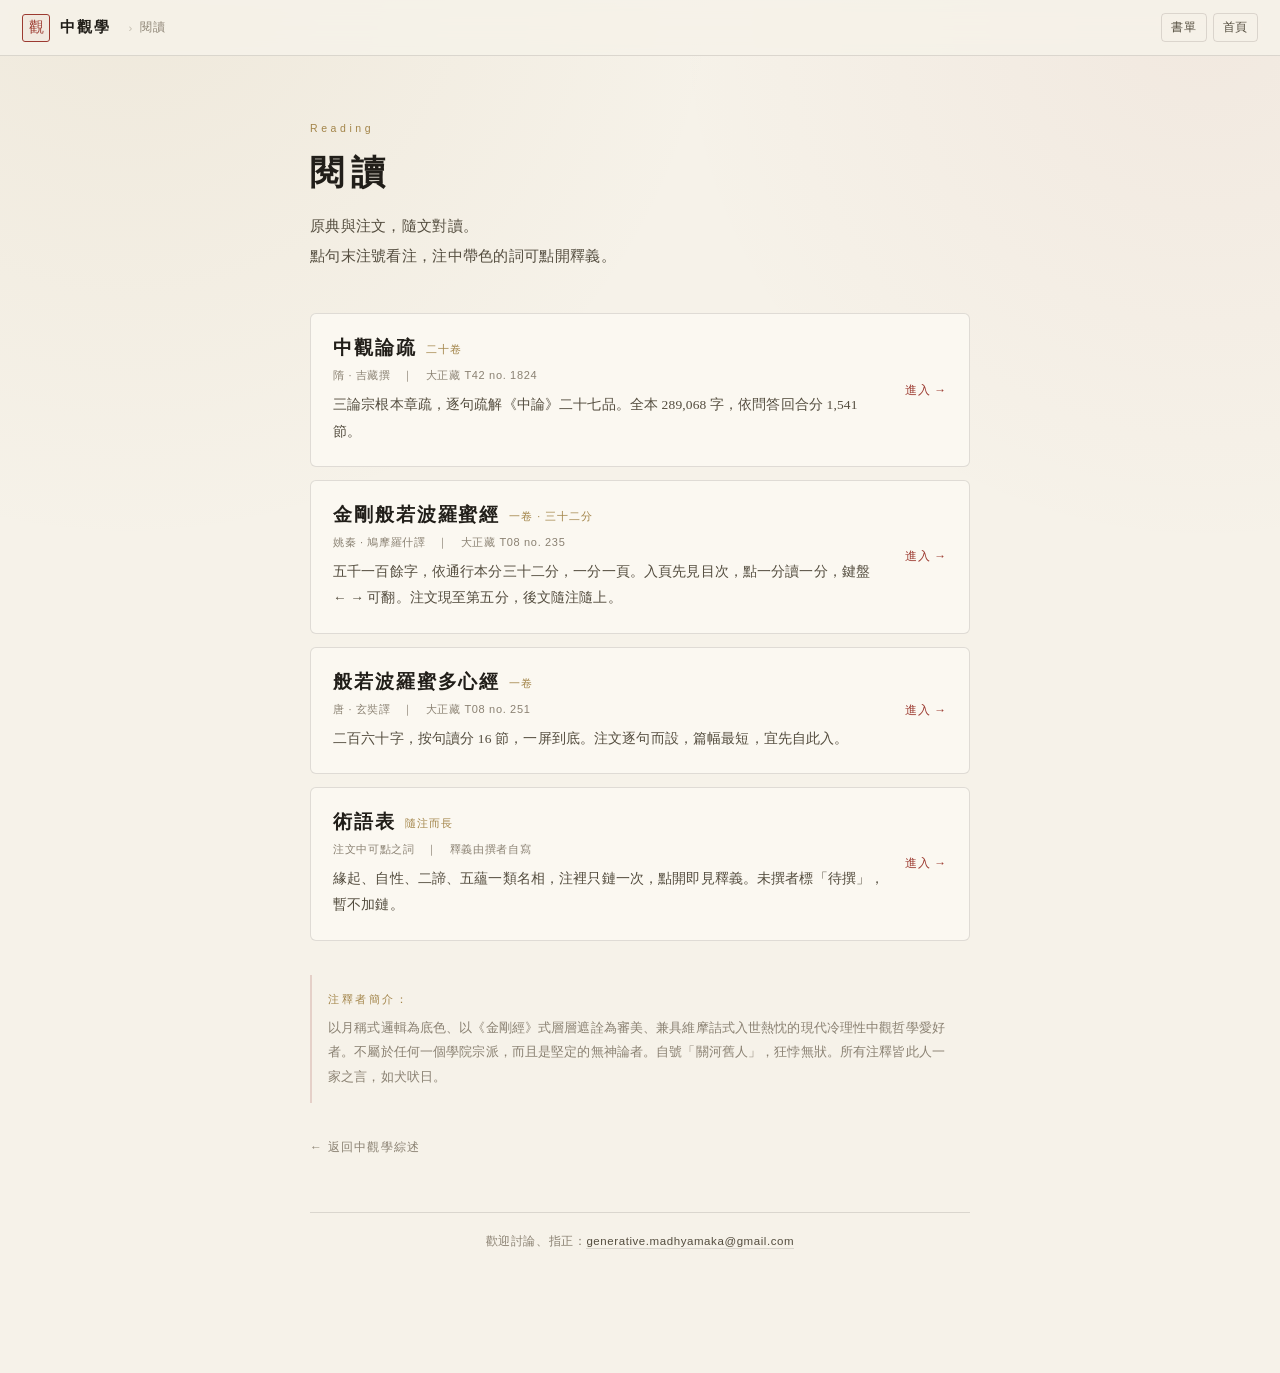
<file: reading.html>
<!DOCTYPE html>
<html lang="zh-Hans">
<head>
<meta charset="utf-8">
<meta name="viewport" content="width=device-width, initial-scale=1">
<title>閱讀 · 經論原文與注疏</title>
<link rel="stylesheet" href="assets/reader.css?v=26">
<style>
.lib{padding:66px 22px 120px}
.lib-wrap{max-width:660px;margin:0 auto}
.lib-kicker{font-family:var(--sans);font-size:10.5px;letter-spacing:.34em;color:var(--gold);margin:0 0 16px}
.lib-h1{font-size:34px;font-weight:600;letter-spacing:.2em;margin:0 0 16px}
.lib-sub{font-size:14.5px;line-height:2.05;color:var(--ink-2);margin:0 0 42px;letter-spacing:.02em}
.card{
  display:flex;align-items:center;gap:20px;
  padding:21px 22px;margin:0 0 13px;
  border:1px solid var(--line);border-radius:6px;background:var(--paper-2);
  transition:border-color .2s,background .2s,transform .2s;
}
.card:hover{border-color:rgba(156,58,48,.32);background:#fffdf8;transform:translateY(-1px)}
.card-main{flex:1;min-width:0}
.card h2{font-size:19px;font-weight:600;letter-spacing:.1em;margin:0 0 7px}
.card h2 small{
  font-family:var(--sans);font-size:10.5px;font-weight:400;letter-spacing:.1em;
  color:var(--gold);margin-left:9px;vertical-align:1px;
}
.card-meta{font-family:var(--sans);font-size:11px;letter-spacing:.06em;color:var(--ink-3);margin:0 0 9px}
.card-desc{font-size:13.5px;line-height:1.95;color:var(--ink-2);margin:0;letter-spacing:.01em}
.card-go{font-family:var(--sans);font-size:12px;letter-spacing:.06em;color:var(--red);flex:none}
.lib-note{
  margin:34px 0 0;padding:14px 16px;
  border-left:2px solid rgba(156,58,48,.18);
  font-size:12.5px;line-height:1.95;color:var(--ink-3);letter-spacing:.01em;
}
.lib-note code{font-family:ui-monospace,Menlo,monospace;font-size:11.5px;background:var(--paper-3);padding:2px 6px;border-radius:3px}
.ln-k{display:block;font-family:var(--sans);font-size:10.5px;letter-spacing:.24em;color:var(--gold);margin:0 0 7px}
.lib-back{margin-top:36px;font-family:var(--sans);font-size:12px;letter-spacing:.1em;color:var(--ink-3)}
.lib-back a:hover{color:var(--red)}
/* 線上（GitHub Pages）只放已定稿的心經與術語表；論疏只在本機出現 */
html[data-env="web"] [data-local]{display:none!important}
html[data-env="local"] [data-web]{display:none!important}
@media (max-width:720px){
  .lib{padding:40px 16px 90px}
  .lib-h1{font-size:27px}
  .card{padding:17px 16px;gap:12px}
  .card-desc{font-size:13px}
  .card-go{display:none}
}
</style>
<script>
/* 只在本機（localhost / 127.0.0.1 / file:）顯示論疏與本地說明；
   推到 GitHub Pages 後自動隱去，免得留下打不開的卡片。
   放在 head 裡先定環境，樣式即刻生效，不閃。 */
(function () {
  var local = location.protocol === "file:" ||
    /^(localhost|127\.0\.0\.1|\[::1\])$/.test(location.hostname);
  document.documentElement.dataset.env = local ? "local" : "web";
})();
</script>
</head>
<body>
<header class="top">
  <a class="brand" href="index.html"><span class="seal">觀</span><b>中觀學</b></a>
  <nav class="crumb"><i>›</i><span>閱讀</span></nav>
  <div class="where"></div>
  <div class="tools"><a href="books.html">書單</a><a href="index.html">首頁</a></div>
</header>

<main class="lib"><div class="lib-wrap">

  <p class="lib-kicker">Reading</p>
  <h1 class="lib-h1">閱讀</h1>
  <p class="lib-sub" data-local>
    原文與注疏，邊讀邊注。<br>
    選中即注，注在節末，另有白文對照。
  </p>
  <p class="lib-sub" data-web>
    原典與注文，隨文對讀。<br>
    點句末注號看注，注中帶色的詞可點開釋義。
  </p>

  <div class="lib-list">

    <a class="card" href="T42n1824.html">
      <div class="card-main">
        <h2>中觀論疏<small>二十卷</small></h2>
        <p class="card-meta">隋 · 吉藏撰　｜　大正藏 T42 no. 1824</p>
        <p class="card-desc">三論宗根本章疏，逐句疏解《中論》二十七品。全本 289,068 字，依問答回合分 1,541 節。</p>
      </div>
      <span class="card-go">進入 →</span>
    </a>

    <a class="card" href="T08n0235.html">
      <div class="card-main">
        <h2>金剛般若波羅蜜經<small>一卷 · 三十二分</small></h2>
        <p class="card-meta">姚秦 · 鳩摩羅什譯　｜　大正藏 T08 no. 235</p>
        <p class="card-desc">五千一百餘字，依通行本分三十二分，一分一頁。入頁先見目次，點一分讀一分，鍵盤 ← → 可翻。注文現至第五分，後文隨注隨上。</p>
      </div>
      <span class="card-go">進入 →</span>
    </a>

    <a class="card" href="T08n0251.html">
      <div class="card-main">
        <h2>般若波羅蜜多心經<small>一卷</small></h2>
        <p class="card-meta">唐 · 玄奘譯　｜　大正藏 T08 no. 251</p>
        <p class="card-desc">二百六十字，按句讀分 16 節，一屏到底。注文逐句而設，篇幅最短，宜先自此入。</p>
      </div>
      <span class="card-go">進入 →</span>
    </a>


    <a class="card" href="glossary.html">
      <div class="card-main">
        <h2>術語表<small>隨注而長</small></h2>
        <p class="card-meta">注文中可點之詞　｜　釋義由撰者自寫</p>
        <p class="card-desc">緣起、自性、二諦、五蘊一類名相，注裡只鏈一次，點開即見釋義。未撰者標「待撰」，暫不加鏈。</p>
      </div>
      <span class="card-go">進入 →</span>
    </a>

  </div>

  <p class="lib-note">
    <span class="ln-k">注釋者簡介：</span>以月稱式邏輯為底色、以《金剛經》式層層遮詮為審美、兼具維摩詰式入世熱忱的現代冷理性中觀哲學愛好者。不屬於任何一個學院宗派，而且是堅定的無神論者。自號「關河舊人」，狂悖無狀。所有注釋皆此人一家之言，如犬吠日。
  </p>

  <p class="lib-back"><a href="index.html">← 返回中觀學綜述</a></p>

  <footer class="pfoot">歡迎討論、指正：<a href="mailto:generative.madhyamaka@gmail.com">generative.madhyamaka@gmail.com</a></footer>

</div></main>

</body>
</html>
</file>
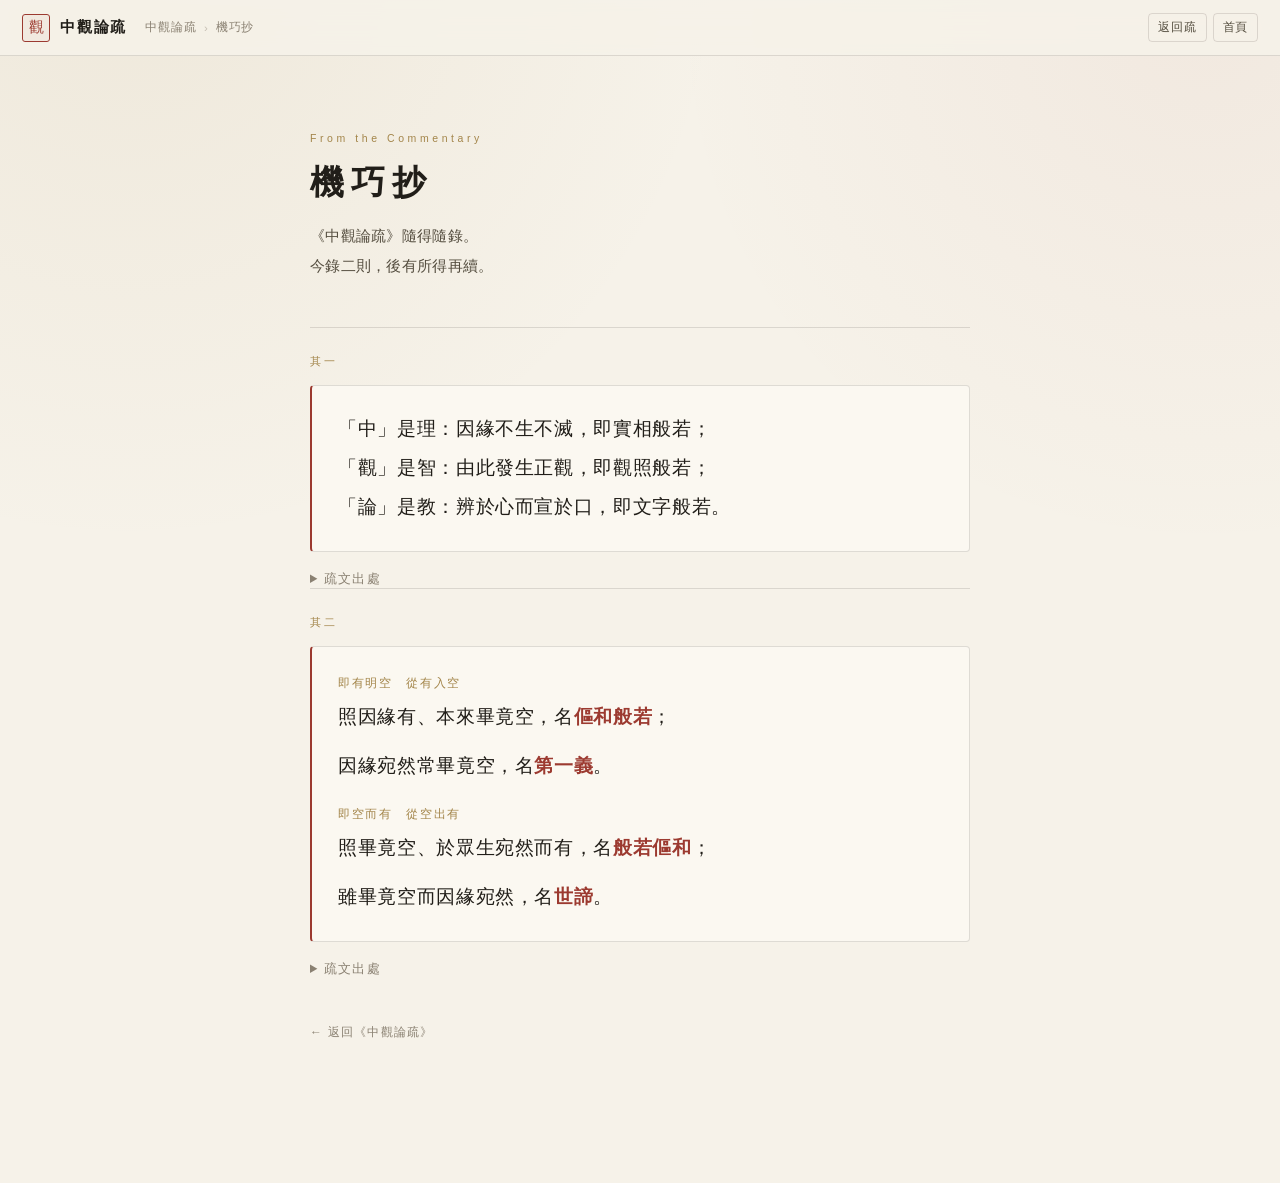
<file: zhongguanlunshu_jiqiao.html>
<!DOCTYPE html>
<html lang="zh-Hant">
<head>
<meta charset="utf-8">
<meta name="viewport" content="width=device-width, initial-scale=1">
<title>機巧抄 · 中觀論疏</title>
<link rel="stylesheet" href="assets/reader.css?v=26">
<style>
.note-page{padding:76px 22px 130px}
.note-wrap{max-width:660px;margin:0 auto}
.note-kicker{font-family:var(--sans);font-size:10.5px;letter-spacing:.34em;color:var(--gold);margin:0 0 16px}
.note-h1{font-size:34px;font-weight:600;letter-spacing:.2em;margin:0 0 16px}
.note-sub{font-size:14.5px;line-height:2.05;color:var(--ink-2);margin:0 0 46px;letter-spacing:.02em}
.entry{border-top:1px solid var(--line);padding-top:26px}
.entry-no{font-family:var(--sans);font-size:11px;letter-spacing:.24em;color:var(--gold);margin:0 0 16px}
.say{
  margin:0;padding:24px 26px;background:var(--paper-2);
  border:1px solid var(--line);border-left:2px solid var(--red);border-radius:4px;
  font-size:18.5px;line-height:2.1;letter-spacing:.035em;color:var(--ink);
}
.say span{display:block}
.say b{font-weight:600;color:var(--red)}
.say .hd{font-family:var(--sans);font-size:12px;font-weight:400;letter-spacing:.14em;color:var(--gold);margin:16px 0 2px}
.say .hd:first-child{margin-top:0}
.say .hd + span{margin-bottom:10px}
.src-note{margin-top:18px;font-size:13px;color:var(--ink-3)}
.src-note summary{font-family:var(--sans);letter-spacing:.1em;cursor:pointer;color:var(--ink-3)}
.src-note summary:hover{color:var(--red)}
.src-note p{margin:14px 0 0;padding-left:14px;border-left:1px solid var(--line-2);line-height:1.95}
.src-note p:last-child{margin-bottom:0}
.where{font-family:var(--sans);font-size:11.5px;letter-spacing:.04em;color:var(--ink-2)}
.loc{font-family:var(--sans);font-size:11px;letter-spacing:.06em;color:var(--gold)}
.note-back{margin-top:46px;font-family:var(--sans);font-size:12px;letter-spacing:.1em;color:var(--ink-3)}
.note-back a:hover{color:var(--red)}
@media (max-width:720px){
  .note-page{padding:42px 16px 90px}
  .note-h1{font-size:27px}
  .say{padding:18px 17px;font-size:16.5px}
}
</style>
</head>
<body>
<header class="top">
  <a class="brand" href="T42n1824.html" title="返回《中觀論疏》"><span class="seal">觀</span><b>中觀論疏</b></a>
  <nav class="crumb"><a href="T42n1824.html">中觀論疏</a><i>›</i><span>機巧抄</span></nav>
  <div class="where"></div>
  <div class="tools"><a href="T42n1824.html">返回疏</a><a href="index.html">首頁</a></div>
</header>

<main class="note-page"><div class="note-wrap">

  <p class="note-kicker">From the Commentary</p>
  <h1 class="note-h1">機巧抄</h1>
  <p class="note-sub">《中觀論疏》隨得隨錄。<br>今錄二則，後有所得再續。</p>

  <section class="entry">
    <p class="entry-no">其一</p>
    <blockquote class="say">
      <span>「中」是理：因緣不生不滅，即實相般若；</span>
      <span>「觀」是智：由此發生正觀，即觀照般若；</span>
      <span>「論」是教：辨於心而宣於口，即文字般若。</span>
    </blockquote>
    <details class="src-note">
      <summary>疏文出處</summary>
      <p>
        <span class="where">〈中論序疏〉「二 釋名題」　略本「中論」理教義</span><br>
        「所言略者，謂理教義也。中是所詮之理，論是能詮之教，斯無理不攝、無教不收。」<br>
        <span class="loc">段 pT42p0002a0207　｜　T42.1824.0002a04–0002a06</span>
      </p>
      <p>
        <span class="where">〈中論序疏〉「二 釋名題」　廣本「中觀論」具三</span><br>
        「所言廣本具三者，中，諸佛菩薩所行之道。觀，謂諸佛菩薩能觀之心。諸佛觀辨於心、宣之於口，秤之為經；菩薩觀辨於心、宣之於口，目之為論。要具斯三，義乃圓足。」<br>
        <span class="loc">段 pT42p0002a0207　｜　T42.1824.0002a09–0002a12</span>
      </p>
      <p>
        <span class="where">〈中論序疏〉「二 釋名題」　述僧睿釋題</span><br>
        「睿師但釋中論不明觀者，以中是理、論名為教，此二既含，故不釋觀也。」<br>
        <span class="loc">段 pT42p0002b0607　｜　T42.1824.0002b14–0002b16</span>
      </p>
      <p>
        <span class="where">卷一·本　〈因緣品第一〉「正名門」　問「何故從觀十二因緣立名，不從破四緣受稱也」　答「略明十義」第五義</span><br>
        「十二因緣不生不滅即實相波若，由十二因緣本無生無滅發生正觀即觀照波若，為眾生故如實說之即文字波若。」<br>
        <span class="loc">段 pT42p0005c2311-3q2e　｜　T42.1824.0006b11–0006b13</span>
      </p>
      <p>
        <span class="where">卷一·本　〈因緣品第一〉「正名門」　同答「略明十義」第九義</span><br>
        「十二因緣不生不滅具三種中道故稱中，發生三觀目之為觀，以觀辨於心論宣於口目之為論。一部始終但釋三字，是以因緣建乎首篇。」<br>
        <span class="loc">段 pT42p0005c2311-4q2d　｜　T42.1824.0006c10–0006c13</span>
      </p>
      <p>
        <span class="where">卷二·末　〈因緣品第一〉「攝法門」　第四條「此偈即是三種般若」</span><br>
        「所觀十二不生不滅即實相般若，生於觀智謂觀照般若……以得如此悟，為眾生說法，故稱為論。即文字般若。」<br>
        <span class="loc">段 pT42p0030b1201　｜　T42.1824.0030b14–0030b21</span>
      </p>
    </details>
  </section>

  <section class="entry">
    <p class="entry-no">其二</p>
    <blockquote class="say">
      <span class="hd">即有明空　從有入空</span>
      <span>照因緣有、本來畢竟空，名<b>傴和般若</b>；</span>
      <span>因緣宛然常畢竟空，名<b>第一義</b>。</span>
      <span class="hd">即空而有　從空出有</span>
      <span>照畢竟空、於眾生宛然而有，名<b>般若傴和</b>；</span>
      <span>雖畢竟空而因緣宛然，名<b>世諦</b>。</span>
    </blockquote>
    <details class="src-note">
      <summary>疏文出處</summary>
      <p>
        <span class="where">卷一·本　〈因緣品第一〉「正名門」　問「觀因緣但是般若，亦是傴和不？」（答「略明十義」第五義後之別問）</span><br>
        「大士體因緣雖畢竟空，於六道眾生宛然而有，以照因緣有、本來畢竟空，名為傴和般若。照畢竟空、於眾生宛然而有，名般若傴和。以因緣能生權實兩慧為法身父母，故命初觀之。」<br>
        <span class="loc">段 pT42p0005c2311-4q1a　｜　T42.1824.0006b14–0006b18</span>
      </p>
      <p>
        <span class="where">卷一·本　〈因緣品第一〉「正名門」　答「略明十義」第八義</span><br>
        「此論雖無法不窮、無言不盡，統其要歸會通二諦。然二諦隨處明之，今就因緣辨則其言顯易，因緣宛然常畢竟空名第一義，雖畢竟空而因緣宛然稱為世諦。此論正申二諦，故觀因緣。」<br>
        <span class="loc">段 pT42p0005c2311-4q2c　｜　T42.1824.0006c05–0006c09</span>
      </p>
    </details>
  </section>

  <p class="note-back"><a href="T42n1824.html">← 返回《中觀論疏》</a></p>

</div></main>

</body>
</html>
</file>
<file: assets/reader.css>
:root{
  --paper:#f6f2e9; --paper-2:#fbf8f1; --paper-3:#efe9dc;
  --ink:#211e19; --ink-2:#544d3f; --ink-3:#8a8172;
  --line:rgba(33,30,25,.13); --line-2:rgba(33,30,25,.07);
  --red:#9c3a30; --red-soft:#c2695a; --gold:#a3854a; --jade:#2d5d55;
  --serif:"Songti SC","STSong","Noto Serif SC","Source Han Serif SC",serif;
  --sans:-apple-system,BlinkMacSystemFont,"PingFang SC","Hiragino Sans GB","Microsoft YaHei",sans-serif;
  --fs:18px;
}
*{box-sizing:border-box}
html{-webkit-text-size-adjust:100%}
body{
  margin:0;background:var(--paper);color:var(--ink);font-family:var(--serif);
  -webkit-font-smoothing:antialiased;
  background-image:
    radial-gradient(circle at 10% -6%, rgba(163,133,74,.09), transparent 40%),
    radial-gradient(circle at 94% 2%, rgba(156,58,48,.05), transparent 36%);
  background-attachment:fixed;
}
::selection{background:rgba(156,58,48,.16)}
a{color:inherit;text-decoration:none}

/* 頂欄 */
.top{
  position:sticky;top:0;z-index:60;height:56px;display:flex;align-items:center;gap:18px;
  padding:0 22px;background:rgba(246,242,233,.9);
  backdrop-filter:saturate(160%) blur(12px);-webkit-backdrop-filter:saturate(160%) blur(12px);
  border-bottom:1px solid var(--line);
}
.brand{display:flex;align-items:center;gap:10px;flex:none}
.seal{width:28px;height:28px;border:1px solid var(--red);color:var(--red);display:grid;place-items:center;font-size:15px;border-radius:3px;background:rgba(156,58,48,.04)}
.brand b{font-size:15px;font-weight:600;letter-spacing:.12em}
.where{font-family:var(--sans);font-size:12px;color:var(--ink-3);letter-spacing:.08em;flex:1;min-width:0;overflow:hidden;text-overflow:ellipsis;white-space:nowrap}
.where em{font-style:normal;color:var(--red)}
.tools{display:flex;gap:6px;flex:none}
.tools button{
  font-family:var(--sans);font-size:12px;letter-spacing:.06em;color:var(--ink-2);
  background:transparent;border:1px solid var(--line);border-radius:4px;
  padding:5px 9px;cursor:pointer;transition:.18s;
}
.tools button:hover{background:rgba(33,30,25,.05);color:var(--ink)}
.tools button[aria-pressed="true"]{color:var(--red);border-color:rgba(156,58,48,.35);background:rgba(156,58,48,.06)}
#bar{position:fixed;top:0;left:0;height:2px;width:0;background:linear-gradient(90deg,var(--gold),var(--red));z-index:70;transition:width .1s linear}

/* 正文：單元即一個問答回合 */
#reader{padding:40px 22px 160px}
#body{max-width:672px;margin:0 auto}
.unit{
  font-size:var(--fs);line-height:2.06;letter-spacing:.012em;
  text-indent:2em;margin:0 0 .38em;text-align:justify;
}
.qw{color:var(--red);font-weight:400}
.aw{color:var(--jade);font-weight:400}
.mark{
  color:var(--red);font-size:.62em;vertical-align:super;line-height:0;
  cursor:pointer;padding:0 1px;font-family:var(--sans);transition:.15s;
}
.mark::after{content:attr(data-no)}
.mark + .mark{margin-left:3px}  /* 一句之內詞注與句注相鄰時，兩個小號不致連作一團 */
.mark:hover{background:var(--red);color:#fff;border-radius:2px}
.mark.flash{animation:fl .9s ease}
@keyframes fl{0%,100%{background:transparent}30%{background:rgba(156,58,48,.22)}}

/* 注：緊跟在有注的單元之後 */
.notes{
  margin:2px 0 18px;padding:9px 0 2px 13px;
  border-left:2px solid rgba(156,58,48,.16);
  font-size:calc(var(--fs) * .79);line-height:1.82;color:var(--ink-2);
}
.nt{display:flex;gap:8px;padding:2px 6px 2px 0;border-radius:3px;transition:.15s}
.nt:hover{background:rgba(33,30,25,.035)}
.nt.flash{background:rgba(156,58,48,.09)}
.nn{color:var(--red);flex:none;width:1.25em;font-family:var(--sans);font-size:.92em;cursor:pointer;padding-top:.15em}
.nb{flex:1;cursor:text;white-space:normal;word-break:break-word}

/* 注文分三截：原義 / 觀義 / 串講。各帶小標籤，字號比注文再小一檔 */
.nparts{margin-top:.3em}
.npart{display:block;margin:0 0 .42em;white-space:normal}
.npart:last-child{margin-bottom:0}
/* 分段：首段緊接標籤不縮進（.np），其後各段不空行，只首行縮進兩格（.np-p） */
.np-p{margin:0;text-indent:2em}
.nk{
  display:inline-block;font-family:var(--sans);font-size:10px;letter-spacing:.1em;
  padding:1px 5px;border-radius:3px;margin-right:.5em;vertical-align:.12em;white-space:nowrap;
}
.k-yuan{color:#7a5a1e;background:rgba(163,133,74,.15)}
.k-guan{color:var(--red);background:rgba(156,58,48,.09)}
.k-chuan{color:var(--jade);background:rgba(45,93,85,.11)}
/* 《中觀論疏》三欄：所破（赭）／疏義（朱）／對頌（青） */
.k-po{color:#7a5a1e;background:rgba(163,133,74,.15)}
.k-shu{color:var(--red);background:rgba(156,58,48,.09)}
.k-song{color:var(--jade);background:rgba(45,93,85,.11)}
.k-other{color:var(--ink-3);background:rgba(33,30,25,.06)}
.np{white-space:normal}
.nb-i{white-space:normal}
.nplain{white-space:normal;margin-top:.35em}
/* 所引：一書一條，含品名、原文、出處 */
.nsrc{
  margin-top:.55em;font-family:var(--sans);font-size:11px;line-height:1.7;
  color:var(--ink-3);letter-spacing:.02em;
}
.nsrc i{font-style:normal;opacity:.62;margin-right:.5em}
.nsrc-l{display:flex;flex-direction:column;gap:.5em}
.nsrc-i{padding-left:.8em;border-left:2px solid rgba(156,58,48,.16)}
.nsw{font-family:var(--serif);font-size:12.5px;color:var(--gold);letter-spacing:.05em}
.nsq{
  font-family:"Kaiti SC","STKaiti","KaiTi",var(--serif);
  font-size:calc(var(--fs)*.79);line-height:1.95;color:var(--ink-2);
  white-space:pre-line;letter-spacing:.02em;margin:.1em 0 .06em;
}
.nsl{font-size:10.5px;color:var(--ink-3);opacity:.78;letter-spacing:.02em}

/* 術語：注文裡可點的詞，虛線下劃 */
.term{
  color:var(--red);cursor:pointer;padding:0 1px;
  border-bottom:1px dotted rgba(156,58,48,.42);transition:.15s;
}
.term:hover{background:rgba(156,58,48,.08);border-bottom-color:var(--red)}

/* 術語卡：釋義可長至數段，故設限高、內滾 */
.tcard{
  position:absolute;z-index:85;width:min(420px,88vw);
  max-height:min(72vh,560px);overflow:auto;overscroll-behavior:contain;
  background:var(--paper-2);border:1px solid var(--line);border-radius:6px;
  box-shadow:0 14px 34px -22px rgba(33,30,25,.8);padding:13px 15px;
  font-size:13px;line-height:1.92;color:var(--ink-2);
}
.tcard[hidden]{display:none}
.tcard p{margin:.62em 0 0}
.tcard p:first-child{margin-top:0}
.tc-h{display:flex;align-items:baseline;gap:8px;margin:0 0 6px}
.tc-h b{font-size:15.5px;font-weight:600;letter-spacing:.08em;color:var(--red)}
.tc-h button{
  margin-left:auto;border:0;background:transparent;color:var(--ink-3);cursor:pointer;
  font-family:var(--sans);font-size:14px;line-height:1;padding:0 2px;
}
.tc-h button:hover{color:var(--red)}
.tc-empty{color:var(--ink-3);letter-spacing:.1em;font-size:12.5px}
/* 術語卡所引：左豎線，書名・品名・引文・行號四層 */
.tc-quote{
  margin:.85em 0 0;padding:.1em 0 .1em .8em;
  border-left:2px solid var(--line);
}
.tq-k{font-family:var(--sans);font-size:10.5px;letter-spacing:.14em;color:var(--ink-3);margin:0 0 .2em}
.tq-h{font-family:var(--sans);font-size:11px;letter-spacing:.04em;color:var(--red-soft)}
.tq-q{margin:.1em 0 0;font-size:12.5px;line-height:1.85;white-space:pre-line}
.tq-l{margin:.15em 0 0;font-family:var(--sans);font-size:10.5px;color:var(--ink-3);letter-spacing:.03em}
.tc-src{margin-top:.55em;font-family:var(--sans);font-size:11px;color:var(--ink-3)}
.tc-act{
  margin-top:.6em;padding-top:.5em;border-top:1px solid var(--line-2);
  font-family:var(--sans);font-size:11px;letter-spacing:.06em;
}
.tc-act a{color:var(--red)}
/* 注文前的引文：所注原文，用朱色括起來，與注文分開 */
.nq{color:var(--red-soft);letter-spacing:.01em}
.nq::before{content:"「"}
.nq::after{content:"」"}
.nc{color:var(--ink-3);padding-right:.15em}
/* 底本引文跨段未收號處，末尾補的淡色收號（非原文） */
.qfill{color:var(--ink-3);opacity:.55;cursor:help}
.nd{
  flex:none;border:0;background:transparent;color:var(--ink-3);cursor:pointer;
  font-family:var(--sans);font-size:11px;opacity:0;transition:.15s;padding:0 4px;
}
.nt:hover .nd{opacity:1}
.nd:hover{color:var(--red)}

/* 只讀（靜態託管，無 api 可寫）：藏起「加注」浮鈕與刪注「×」，
   注文仍可讀、術語仍可點，只是不再有編輯入口 */
body.ro #tip,body.ro .nd{display:none!important}
body.ro .nb{cursor:auto}
body.ro #tip{pointer-events:none}

/* 標題 */
.pin{text-align:center;margin:54px 0 26px}
.pin h2{
  font-size:calc(var(--fs) * 1.1);font-weight:600;letter-spacing:.22em;margin:0;
  display:inline-block;padding-bottom:10px;border-bottom:1px solid var(--line);
}
.pin .sub{font-family:var(--sans);font-size:10.5px;letter-spacing:.26em;color:var(--gold);display:block;margin-top:9px}
.juan-h{
  margin:0 0 30px;padding-top:6px;
  font-family:var(--sans);font-size:11px;letter-spacing:.3em;color:var(--ink-3);
  display:flex;justify-content:space-between;align-items:baseline;
  border-bottom:1px solid var(--line);padding-bottom:8px;
}
.byline{text-align:right;font-size:calc(var(--fs)*.8);color:var(--ink-3);margin:-8px 0 24px}
.trailer{text-align:center;font-size:calc(var(--fs)*.76);color:var(--ink-3);letter-spacing:.16em;margin:30px 0}

/* 選中加注 */
.tip{
  position:absolute;z-index:80;display:none;transform:translate(-50%,-100%);
  background:var(--ink);color:var(--paper-2);border:0;border-radius:4px;
  padding:6px 12px;font-family:var(--sans);font-size:12px;letter-spacing:.08em;cursor:pointer;
}
.tip:hover{background:var(--red)}

/* 編輯器 */
.editor{
  position:fixed;left:0;right:0;bottom:0;z-index:90;display:none;
  background:var(--paper-2);border-top:1px solid var(--line);
  box-shadow:0 -8px 30px -20px rgba(33,30,25,.6);padding:14px 22px 16px;
  max-height:78vh;overflow-y:auto;
}
.editor.on{display:block}
.ed-in{max-width:672px;margin:0 auto}
.ed-quote{
  font-size:calc(var(--fs)*.77);color:var(--ink-3);line-height:1.7;
  padding:0 0 8px;border-bottom:1px dashed var(--line);margin-bottom:10px;
  max-height:3.6em;overflow:hidden;
}
.ed-quote b{color:var(--red);font-weight:400}
/* 改錨點：重選被注的那幾個字 */
.ed-reanchor{
  font-family:var(--sans);font-size:11px;letter-spacing:.08em;cursor:pointer;
  margin:-2px 0 12px;padding:3px 10px;border-radius:3px;
  color:var(--red);background:transparent;border:1px solid rgba(156,58,48,.28);
}
.ed-reanchor:hover{background:rgba(156,58,48,.06)}

/* 三欄式：原義 / 觀義 / 串講 / 所引 */
.ed-fields{display:flex;flex-direction:column;gap:7px}
.ed-f{display:flex;gap:9px;align-items:flex-start}
.ed-k{
  flex:none;width:2.7em;text-align:right;padding-top:8px;
  font-family:var(--sans);font-size:11px;letter-spacing:.08em;color:var(--ink-3);
}
.ed-k.k-yuan,.ed-k.k-guan,.ed-k.k-chuan,.ed-k.k-po,.ed-k.k-shu,.ed-k.k-song{color:var(--ink-2)}
.ed-f textarea,.ed-f input:not([type="checkbox"]){
  flex:1;min-width:0;width:auto;
  font-family:var(--serif);font-size:calc(var(--fs)*.86);line-height:1.85;color:var(--ink);
  background:var(--paper);border:1px solid var(--line);border-radius:4px;
  padding:8px 11px;outline:none;
}
.ed-f textarea{resize:vertical;min-height:36px;max-height:220px;overflow-y:auto}
.ed-f input:not([type="checkbox"]){height:36px}
.ed-f textarea:focus,.ed-f input:not([type="checkbox"]):focus{border-color:rgba(156,58,48,.4)}
.ed-act{display:flex;align-items:center;gap:10px;margin-top:10px}
.ed-act .hint{flex:1;font-family:var(--sans);font-size:11px;color:var(--ink-3);letter-spacing:.06em}
.ed-act button{
  font-family:var(--sans);font-size:12.5px;letter-spacing:.08em;cursor:pointer;
  border-radius:4px;padding:6px 16px;border:1px solid var(--line);background:transparent;color:var(--ink-2);
}
.ed-act button.pri{background:var(--red);color:#fdf9f2;border-color:var(--red)}
.ed-act button.danger{color:var(--red);border-color:rgba(156,58,48,.3)}

/* 目錄 */
#toc{
  position:fixed;top:56px;right:0;bottom:0;width:280px;z-index:55;
  background:var(--paper-2);border-left:1px solid var(--line);
  transform:translateX(100%);transition:transform .26s ease;overflow-y:auto;
}
#toc.on{transform:none}
.toc-in{padding:18px 16px 60px}
.toc-t{font-family:var(--sans);font-size:10.5px;letter-spacing:.28em;color:var(--ink-3);margin:0 0 12px}
.toc-j{display:block;padding:6px 8px;border-radius:4px;font-size:14px;color:var(--ink-2);cursor:pointer;transition:.15s}
.toc-j:hover{background:rgba(33,30,25,.05);color:var(--ink)}
.toc-j.on{color:var(--red);background:rgba(156,58,48,.07)}
.toc-j small{font-family:var(--sans);font-size:10.5px;color:var(--ink-3);margin-left:6px}

/* 潔本 */
body.clean .mark{display:none}
body.clean .notes{display:none}

.err{max-width:560px;margin:80px auto;text-align:center;color:var(--ink-2);font-size:15px;line-height:2}
.err code{font-family:ui-monospace,Menlo,monospace;background:var(--paper-3);padding:2px 7px;border-radius:3px;font-size:13px}
.toast{
  position:fixed;left:50%;bottom:24px;transform:translateX(-50%) translateY(20px);
  background:var(--ink);color:var(--paper-2);padding:8px 16px;border-radius:4px;
  font-family:var(--sans);font-size:12.5px;letter-spacing:.06em;opacity:0;pointer-events:none;
  transition:.24s;z-index:120;
}
.toast.on{opacity:1;transform:translateX(-50%) translateY(0)}

@media (max-width:720px){
  #reader{padding:24px 16px 170px}
  .where{display:none}
  #toc{width:86vw}
  .top{padding:0 14px;gap:10px}
}

/* ---------- 短篇模式：一經到底，不分卷 ---------- */
body[data-mode="short"] #body{max-width:640px}
body[data-mode="short"] #reader{padding:56px 22px 180px}
body[data-mode="short"] .unit{
  font-size:calc(var(--fs) * 1.06);line-height:2.14;
  text-indent:0;margin:0 0 .5em;letter-spacing:.02em;
}
body[data-mode="short"] .pin{margin:0 0 34px}
body[data-mode="short"] .pin h2{
  font-size:calc(var(--fs) * 1.5);letter-spacing:.3em;font-weight:600;
  padding-bottom:14px;border-bottom:1px solid var(--line);
}
body[data-mode="short"] .pin .sub{margin-top:12px;letter-spacing:.22em}
body[data-mode="short"] .byline{margin:0 0 44px;font-size:calc(var(--fs)*.78)}
body[data-mode="short"] .notes{margin:0 0 26px}
body[data-mode="short"] #tocBtn{display:none}
.dh{letter-spacing:.16em;text-align:center;color:var(--ink-2)}
body.clean .unit{text-indent:0}
.tools a{
  font-family:var(--sans);font-size:12px;letter-spacing:.06em;color:var(--ink-2);
  border:1px solid var(--line);border-radius:4px;padding:5px 9px;transition:.18s;
}
.tools a:hover{background:rgba(33,30,25,.05);color:var(--ink)}

/* 打不開時的提示頁 */
.err-t{font-size:15px;line-height:2;color:var(--ink-2);margin:0 0 20px}
.err-u{margin:0 0 22px}
.err-u a{
  display:inline-block;font-family:var(--sans);font-size:13px;letter-spacing:.04em;
  color:#fdf9f2;background:var(--red);padding:9px 18px;border-radius:4px;
}
.err-u a:hover{background:#8d332a}
.err-h{font-family:var(--sans);font-size:12px;color:var(--ink-3);line-height:2;margin:8px 0}
.err-h a{color:var(--red);border-bottom:1px solid rgba(156,58,48,.3)}

/* ---------- 面包屑 ---------- */
.crumb{
  display:flex;align-items:center;gap:7px;flex:none;
  font-family:var(--sans);font-size:11.5px;letter-spacing:.08em;color:var(--ink-3);
}
.crumb a{color:var(--ink-3);transition:.15s}
.crumb a:hover{color:var(--red)}
.crumb i{font-style:normal;opacity:.45}
@media (max-width:720px){
  .crumb{font-size:11px;gap:5px}
}

/* 窄屏：藏起書名文字，只留印章，給面包屑與工具讓位 */
@media (max-width:560px){
  .brand b{display:none}
  .top{gap:8px;padding:0 12px}
  .tools button,.tools a{padding:5px 7px;font-size:11.5px;letter-spacing:.02em}
  .crumb{font-size:10.5px}
}

/* ---------- 編輯器：所引條目 ---------- */
.ed-srcbox{flex:1;min-width:0}
.ed-srcs{display:flex;flex-direction:column;gap:8px}
.ed-srow{
  border:1px solid var(--line);border-radius:4px;padding:8px 9px 9px;
  background:rgba(251,248,241,.7);
}
.ed-srow-h{display:flex;gap:6px;margin-bottom:6px}
.ed-f .ed-srow input{
  height:30px;padding:4px 8px;font-size:12.5px;background:var(--paper);
}
.ed-f .ed-srow .sw{flex:0 0 11em}
.ed-f .ed-srow .sp{flex:1 1 auto}
.ed-f .ed-srow textarea{
  min-height:38px;max-height:200px;padding:6px 8px;font-size:12.5px;line-height:1.75;
  margin-bottom:6px;
}
.ed-srow .sdel{
  flex:none;width:28px;height:30px;border:1px solid var(--line);border-radius:4px;
  background:transparent;color:var(--ink-3);cursor:pointer;font-size:14px;line-height:1;
}
.ed-srow .sdel:hover{color:var(--red);border-color:rgba(156,58,48,.3)}
.ed-addsrc{
  margin-top:7px;font-family:var(--sans);font-size:11.5px;letter-spacing:.06em;
  color:var(--ink-3);background:transparent;border:1px dashed var(--line);
  border-radius:4px;padding:5px 10px;cursor:pointer;transition:.15s;
}
.ed-addsrc:hover{color:var(--red);border-color:rgba(156,58,48,.3)}

/* 塊級容器裡的輸入單元要顯式滿寬（flex 規則管不到） */
.ed-f .ed-srow textarea,.ed-f .ed-srow .sl{width:100%}

/* ---------- 頁腳：聯繫 ----------
   各頁放在自己的內容容器末尾，寬度隨容器；閱讀頁的容器是整幅，
   故給 672px 上限與正文對齊。 */
.pfoot{
  max-width:672px;margin:56px auto 0;padding-top:18px;
  border-top:1px solid var(--line);
  font-family:var(--sans);font-size:11.5px;letter-spacing:.05em;
  color:var(--ink-3);line-height:1.9;text-align:center;
}
.pfoot a{
  color:var(--ink-2);border-bottom:1px solid var(--line);
  padding-bottom:1px;transition:.18s;
}
.pfoot a:hover{color:var(--red);border-bottom-color:rgba(156,58,48,.35)}
.lib-wrap .pfoot,.gwrap .pfoot{max-width:none}
body[data-mode="short"] .pfoot{max-width:640px}
@media (max-width:720px){ .pfoot{margin-top:40px} }


/* ---------- 目次屏（一分一頁之書） ---------- */
body.frontview #body{max-width:760px}
.front{padding-top:6px}
.front-t{
  font-family:var(--serif);font-size:calc(var(--fs)*1.62);font-weight:600;
  letter-spacing:.2em;text-align:center;margin:0 0 12px;text-indent:0;
}
.front-a{
  text-align:center;font-family:var(--sans);font-size:11.5px;
  letter-spacing:.16em;color:var(--ink-3);margin:0 0 8px;
}
.front-n{
  text-align:center;font-family:var(--sans);font-size:11.5px;
  letter-spacing:.06em;color:var(--ink-3);margin:0 0 32px;
}
.front-list{
  display:grid;grid-template-columns:1fr 1fr;gap:0 40px;
  border-top:1px solid var(--line);padding-top:16px;
}
.front-col{min-width:0}
.front-i{
  display:flex;align-items:baseline;gap:10px;padding:10px 2px;
  border-bottom:1px solid var(--line);text-decoration:none;color:var(--ink);
  transition:background .16s;
}
.sec-t .sec-o{margin-left:.55em;font-family:var(--sans);font-size:.6em;letter-spacing:.12em;color:var(--ink-3)}
.front-i b{font-weight:400;font-size:calc(var(--fs)*.93);letter-spacing:.14em;flex:1}
.front-i small{font-family:var(--sans);font-size:10.5px;color:var(--ink-3);letter-spacing:.04em}
.front-i:hover{background:rgba(156,58,48,.04)}
.front-i:hover b{color:var(--red)}
.front-note{
  margin:26px 0 0;text-align:center;font-family:var(--sans);
  font-size:11px;color:var(--ink-3);letter-spacing:.05em;line-height:1.9;
}
@media (max-width:720px){
  .front-list{grid-template-columns:1fr;gap:0}
  .front-t{font-size:calc(var(--fs)*1.34)}
}

/* 偈頌：底本作兩行，不縮首行，整塊低兩格 */
.unit.verse{white-space:pre-line;text-indent:0;padding-left:2em;margin-top:.2em}

/* 頁末翻分 */
.pnav{
  display:flex;align-items:center;justify-content:space-between;
  margin:46px 0 0;padding-top:16px;border-top:1px solid var(--line);
  font-family:var(--sans);font-size:11.5px;letter-spacing:.06em;color:var(--ink-3);
}
.pnav a{color:var(--ink-2);text-decoration:none;padding:6px 2px;transition:color .16s}
.pnav a:hover{color:var(--red)}
.pnav .pn-c{color:var(--ink-3);letter-spacing:.1em}
.pnav .pn-x{width:5em}

/* 一分一頁：分題居中作頁題，短分亦有一個重心 */
.sec-h{text-align:center;margin:4px 0 40px}
.sec-h .sec-n{
  display:block;font-family:var(--sans);font-size:11px;
  letter-spacing:.34em;color:var(--ink-3);margin-bottom:14px;
}
.sec-h .sec-t{
  font-size:calc(var(--fs)*1.22);font-weight:600;letter-spacing:.26em;
  margin:0 0 14px;text-indent:0;
}
.sec-h .sec-p{
  display:block;font-family:var(--sans);font-size:10.5px;
  letter-spacing:.08em;color:var(--ink-3);
}
@media (max-width:720px){
  .sec-h{margin-bottom:30px}
  .sec-h .sec-t{font-size:calc(var(--fs)*1.1);letter-spacing:.18em}
}
/* 疏所牒之原文（《中論》頌或青目釋）：與疏文分開，縮進、小一號、淡一檔 */
.quote{padding-left:2em;text-indent:0;white-space:pre-line;color:var(--ink-2);
  font-size:calc(var(--fs)*.94);line-height:1.75;margin:.2em 0 .5em}
.qs{display:inline-block;font-size:calc(var(--fs)*.6);letter-spacing:.08em;color:var(--ink-3);
  border:1px solid rgba(33,30,25,.18);border-radius:2px;padding:0 .35em;margin-right:.7em;
  vertical-align:.15em;text-indent:0}
/* 科判層級：吉藏自立的門類，作閱讀骨架，不作正文 */
.sec{margin:1.8em 0 .7em;font-weight:500;letter-spacing:.03em;color:var(--ink);
  border-left:2px solid rgba(156,58,48,.35);padding-left:.7em;line-height:1.5}
.sec.lv3{font-size:calc(var(--fs)*.93);margin-left:1.2em;color:var(--ink-2);
  border-left-color:rgba(33,30,25,.2);margin-top:1.2em}
.sec.lv4{font-size:calc(var(--fs)*.88);margin-left:2.4em;color:var(--ink-3);
  border-left-color:rgba(33,30,25,.14);margin-top:.9em}
.sec.lv5{font-size:calc(var(--fs)*.84);margin-left:3.5em;color:var(--ink-3);
  border-left-color:rgba(33,30,25,.1);margin-top:.7em}
.toc-s{display:block;padding:.18em 0 .18em 1.1em;font-size:.86em;color:var(--ink-2);
  text-decoration:none;line-height:1.5}
.toc-s.lv3{padding-left:2em}
.toc-s.lv4{padding-left:2.9em}
.toc-s.lv5{padding-left:3.7em}
.toc-s:hover{color:var(--red)}
.toc-p{display:block;padding:.32em 0 .18em;font-size:.95em;color:var(--ink);font-weight:500;
  text-decoration:none;margin-top:.35em;letter-spacing:.02em}
.toc-p:hover{color:var(--red)}
/* 問答分節：問頂格、答縮進一字，段間略留白 */
.unit.qa{margin-top:.62em}
/* 緒論小題：與科判不同，不參與分頁 */
.sh{margin:1.6em 0 .4em;font-weight:500;letter-spacing:.04em;color:var(--ink);
  font-size:calc(var(--fs)*.98)}
/* 《中觀論疏》串講：與對頌（青）區別，用靛 */
.k-chuanx{color:#5b4b8a;background:rgba(91,75,138,.10)}

/* 科判圖：縮進樹，連線以線條畫出。數據為 text 中的 fig 塊，非疏文。 */
.kepan{margin:2.8em 0 .4em;padding-top:1.15em;border-top:1px solid var(--line)}
.kepan-h{display:flex;align-items:center;gap:.8em;margin:0 0 1.1em;
  font-family:var(--sans);font-size:10.5px;letter-spacing:.26em;color:var(--ink-3)}
.kepan-h::after{content:"";flex:1;height:1px;background:var(--line-2)}
.kepan-tree{line-height:1.6;color:var(--ink-2);letter-spacing:.02em}
.kepan-tree ul{list-style:none;margin:0;padding:0}
.kepan-tree li{position:relative;padding:.1em 0;font-size:calc(var(--fs)*1)}
/* 結構名由高至低逐層遞減；品名（.kpin）落末檔，18px 時即 12.5px，與注文「所引」書名同字號字體 */
.kepan-tree li[data-d="2"]{font-size:calc(var(--fs)*.93)}
.kepan-tree li[data-d="3"]{font-size:calc(var(--fs)*.87)}
.kepan-tree li[data-d="4"]{font-size:calc(var(--fs)*.81)}
.kepan-tree li[data-d="5"]{font-size:calc(var(--fs)*.6944)}
.kepan-tree li[data-d="6"]{font-size:calc(var(--fs)*.686)}
.kepan-tree li[data-d="7"]{font-size:calc(var(--fs)*.678)}
.kepan-tree li[data-d="8"]{font-size:calc(var(--fs)*.667)}
.kepan-tree li[data-d="1"],.kepan-tree li[data-d="2"]{line-height:1.5}
.kepan-tree .kpin{font-size:calc(var(--fs)*.6944);font-family:var(--serif);letter-spacing:.05em}
.kepan-tree ul ul li{padding-left:1.05em}
.kepan-tree ul ul li::before{content:"";position:absolute;left:0;top:0;bottom:0;
  border-left:1px solid var(--line)}
.kepan-tree ul ul li::after{content:"";position:absolute;left:0;top:.9em;width:.62em;
  border-top:1px solid var(--line)}
.kepan-tree ul ul li:last-child::before{bottom:auto;height:.9em}
.kepan-tree > ul > li{padding-left:0}
.kepan-tree > ul > li > .kn{color:var(--ink);font-weight:600;letter-spacing:.05em}
.kepan-tree > ul > li > ul > li > .kn{color:var(--ink)}
.kn{color:var(--ink-2)}
.knote{font-style:normal;font-size:.82em;color:var(--ink-3);margin-left:.55em}
@media (max-width:560px){
  .kepan-tree{line-height:1.58}
  .kepan-tree ul ul li{padding-left:.8em}
  .knote{display:block;margin-left:0;margin-top:.06em}
}
</file>
